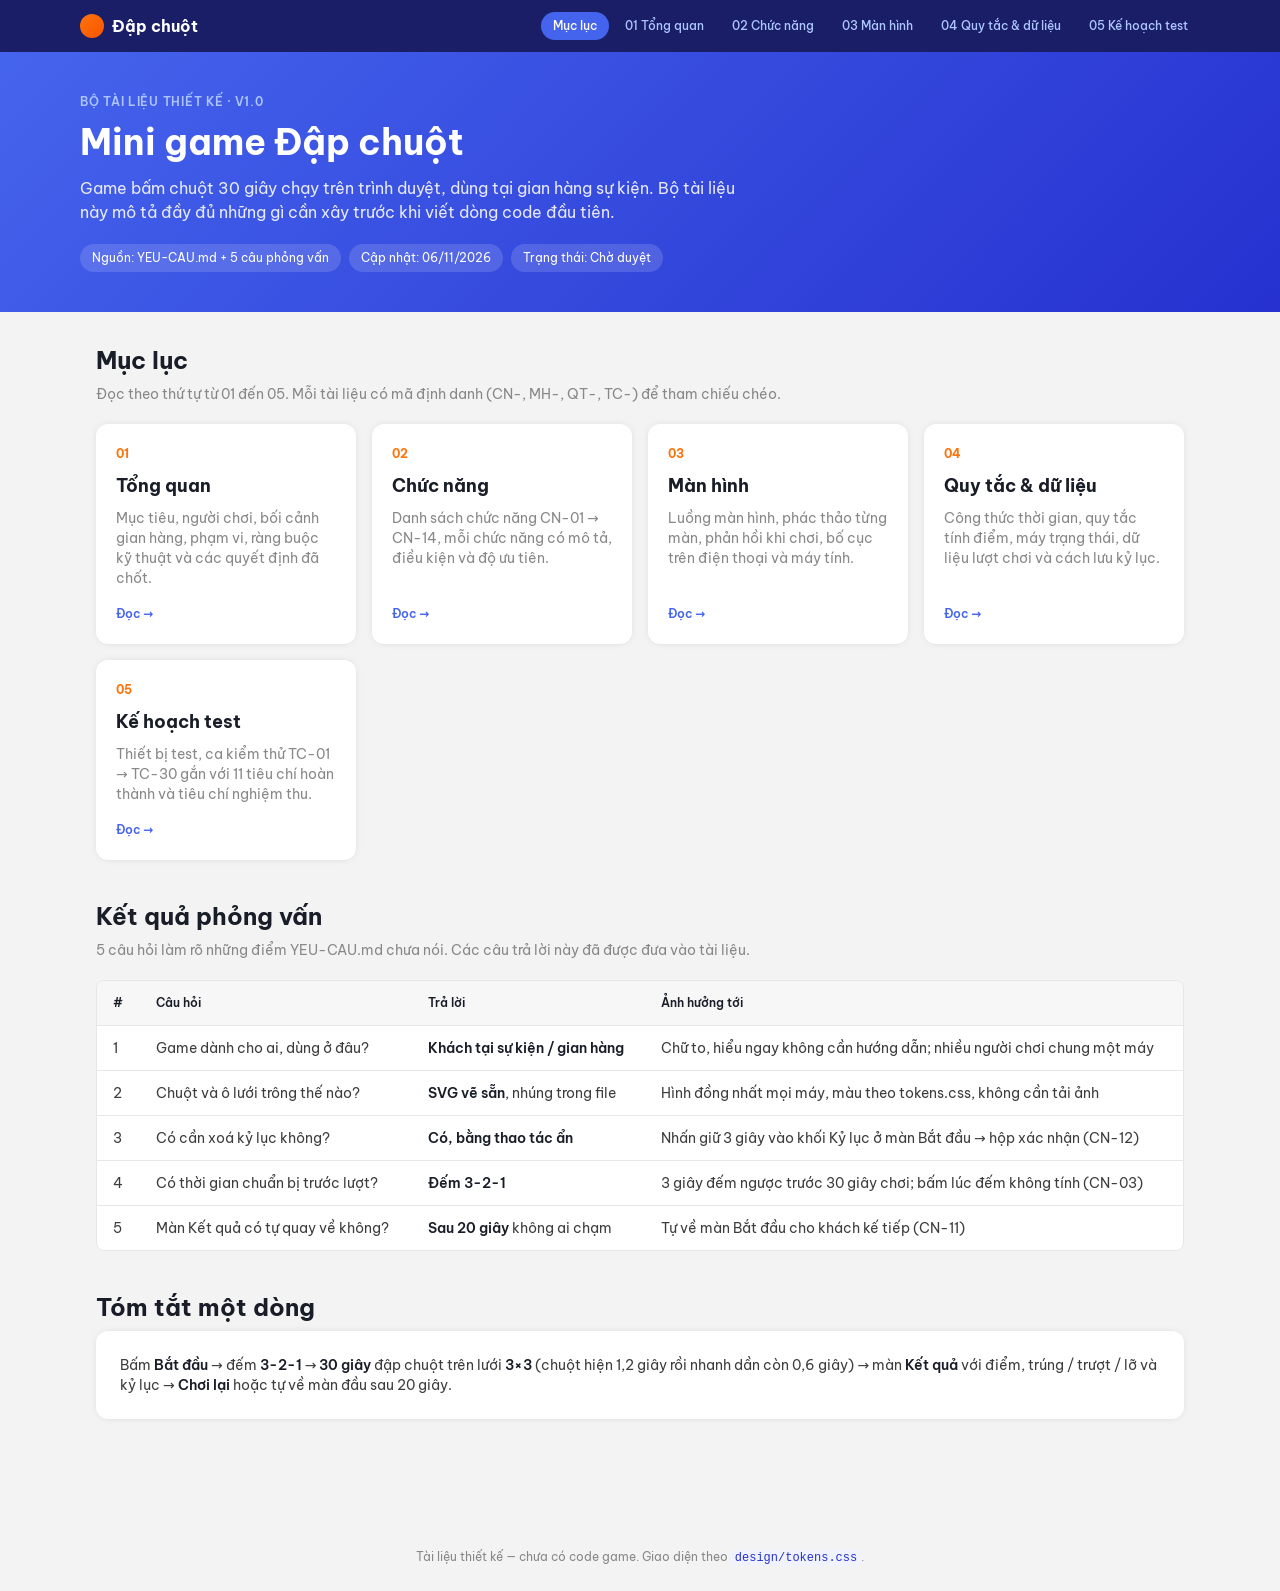
<file: docs/index.html>
<!doctype html>
<html lang="vi">
<head>
<meta charset="utf-8">
<meta name="viewport" content="width=device-width, initial-scale=1">
<title>Đập chuột — Tài liệu</title>
<link rel="preconnect" href="https://fonts.googleapis.com">
<link rel="preconnect" href="https://fonts.gstatic.com" crossorigin>
<link href="https://fonts.googleapis.com/css2?family=Be+Vietnam+Pro:wght@400;500;600;700;800&display=swap" rel="stylesheet">
<link rel="stylesheet" href="../design/tokens.css">
<link rel="stylesheet" href="docs.css">
</head>
<body>

<header class="topbar">
  <div class="topbar-inner">
    <a class="brand" href="index.html"><span class="dot"></span>Đập chuột</a>
    <nav class="nav" aria-label="Tài liệu">
      <a href="index.html" aria-current="page">Mục lục</a>
      <a href="01-tong-quan.html">01 Tổng quan</a>
      <a href="02-chuc-nang.html">02 Chức năng</a>
      <a href="03-man-hinh.html">03 Màn hình</a>
      <a href="04-quy-tac-du-lieu.html">04 Quy tắc &amp; dữ liệu</a>
      <a href="05-ke-hoach-test.html">05 Kế hoạch test</a>
    </nav>
  </div>
</header>

<div class="hero">
  <div class="hero-inner">
    <div class="eyebrow">Bộ tài liệu thiết kế · v1.0</div>
    <h1>Mini game Đập chuột</h1>
    <p>Game bấm chuột 30 giây chạy trên trình duyệt, dùng tại gian hàng sự kiện. Bộ tài liệu này mô tả đầy đủ những gì cần xây trước khi viết dòng code đầu tiên.</p>
    <div class="meta">
      <span>Nguồn: YEU-CAU.md + 5 câu phỏng vấn</span>
      <span>Cập nhật: 06/11/2026</span>
      <span>Trạng thái: Chờ duyệt</span>
    </div>
  </div>
</div>

<main>
  <section>
    <h2 class="section-title">Mục lục</h2>
    <p class="section-desc">Đọc theo thứ tự từ 01 đến 05. Mỗi tài liệu có mã định danh (CN-, MH-, QT-, TC-) để tham chiếu chéo.</p>
    <div class="cards">
      <a class="card" href="01-tong-quan.html">
        <span class="num">01</span>
        <h3>Tổng quan</h3>
        <p>Mục tiêu, người chơi, bối cảnh gian hàng, phạm vi, ràng buộc kỹ thuật và các quyết định đã chốt.</p>
        <span class="more">Đọc →</span>
      </a>
      <a class="card" href="02-chuc-nang.html">
        <span class="num">02</span>
        <h3>Chức năng</h3>
        <p>Danh sách chức năng CN-01 → CN-14, mỗi chức năng có mô tả, điều kiện và độ ưu tiên.</p>
        <span class="more">Đọc →</span>
      </a>
      <a class="card" href="03-man-hinh.html">
        <span class="num">03</span>
        <h3>Màn hình</h3>
        <p>Luồng màn hình, phác thảo từng màn, phản hồi khi chơi, bố cục trên điện thoại và máy tính.</p>
        <span class="more">Đọc →</span>
      </a>
      <a class="card" href="04-quy-tac-du-lieu.html">
        <span class="num">04</span>
        <h3>Quy tắc &amp; dữ liệu</h3>
        <p>Công thức thời gian, quy tắc tính điểm, máy trạng thái, dữ liệu lượt chơi và cách lưu kỷ lục.</p>
        <span class="more">Đọc →</span>
      </a>
      <a class="card" href="05-ke-hoach-test.html">
        <span class="num">05</span>
        <h3>Kế hoạch test</h3>
        <p>Thiết bị test, ca kiểm thử TC-01 → TC-30 gắn với 11 tiêu chí hoàn thành và tiêu chí nghiệm thu.</p>
        <span class="more">Đọc →</span>
      </a>
    </div>
  </section>

  <section>
    <h2 class="section-title">Kết quả phỏng vấn</h2>
    <p class="section-desc">5 câu hỏi làm rõ những điểm YEU-CAU.md chưa nói. Các câu trả lời này đã được đưa vào tài liệu.</p>
    <div class="table-wrap">
      <table>
        <thead><tr><th>#</th><th>Câu hỏi</th><th>Trả lời</th><th>Ảnh hưởng tới</th></tr></thead>
        <tbody>
          <tr><td>1</td><td>Game dành cho ai, dùng ở đâu?</td><td><strong>Khách tại sự kiện / gian hàng</strong></td><td>Chữ to, hiểu ngay không cần hướng dẫn; nhiều người chơi chung một máy</td></tr>
          <tr><td>2</td><td>Chuột và ô lưới trông thế nào?</td><td><strong>SVG vẽ sẵn</strong>, nhúng trong file</td><td>Hình đồng nhất mọi máy, màu theo tokens.css, không cần tải ảnh</td></tr>
          <tr><td>3</td><td>Có cần xoá kỷ lục không?</td><td><strong>Có, bằng thao tác ẩn</strong></td><td>Nhấn giữ 3 giây vào khối Kỷ lục ở màn Bắt đầu → hộp xác nhận (CN-12)</td></tr>
          <tr><td>4</td><td>Có thời gian chuẩn bị trước lượt?</td><td><strong>Đếm 3-2-1</strong></td><td>3 giây đếm ngược trước 30 giây chơi; bấm lúc đếm không tính (CN-03)</td></tr>
          <tr><td>5</td><td>Màn Kết quả có tự quay về không?</td><td><strong>Sau 20 giây</strong> không ai chạm</td><td>Tự về màn Bắt đầu cho khách kế tiếp (CN-11)</td></tr>
        </tbody>
      </table>
    </div>
  </section>

  <section>
    <h2 class="section-title">Tóm tắt một dòng</h2>
    <div class="panel">
      <p>Bấm <strong>Bắt đầu</strong> → đếm <strong>3-2-1</strong> → <strong>30 giây</strong> đập chuột trên lưới <strong>3×3</strong> (chuột hiện 1,2 giây rồi nhanh dần còn 0,6 giây) → màn <strong>Kết quả</strong> với điểm, trúng / trượt / lỡ và kỷ lục → <strong>Chơi lại</strong> hoặc tự về màn đầu sau 20 giây.</p>
    </div>
  </section>
</main>

<footer class="foot">Tài liệu thiết kế — chưa có code game. Giao diện theo <code>design/tokens.css</code>.</footer>
</body>
</html>
</file>
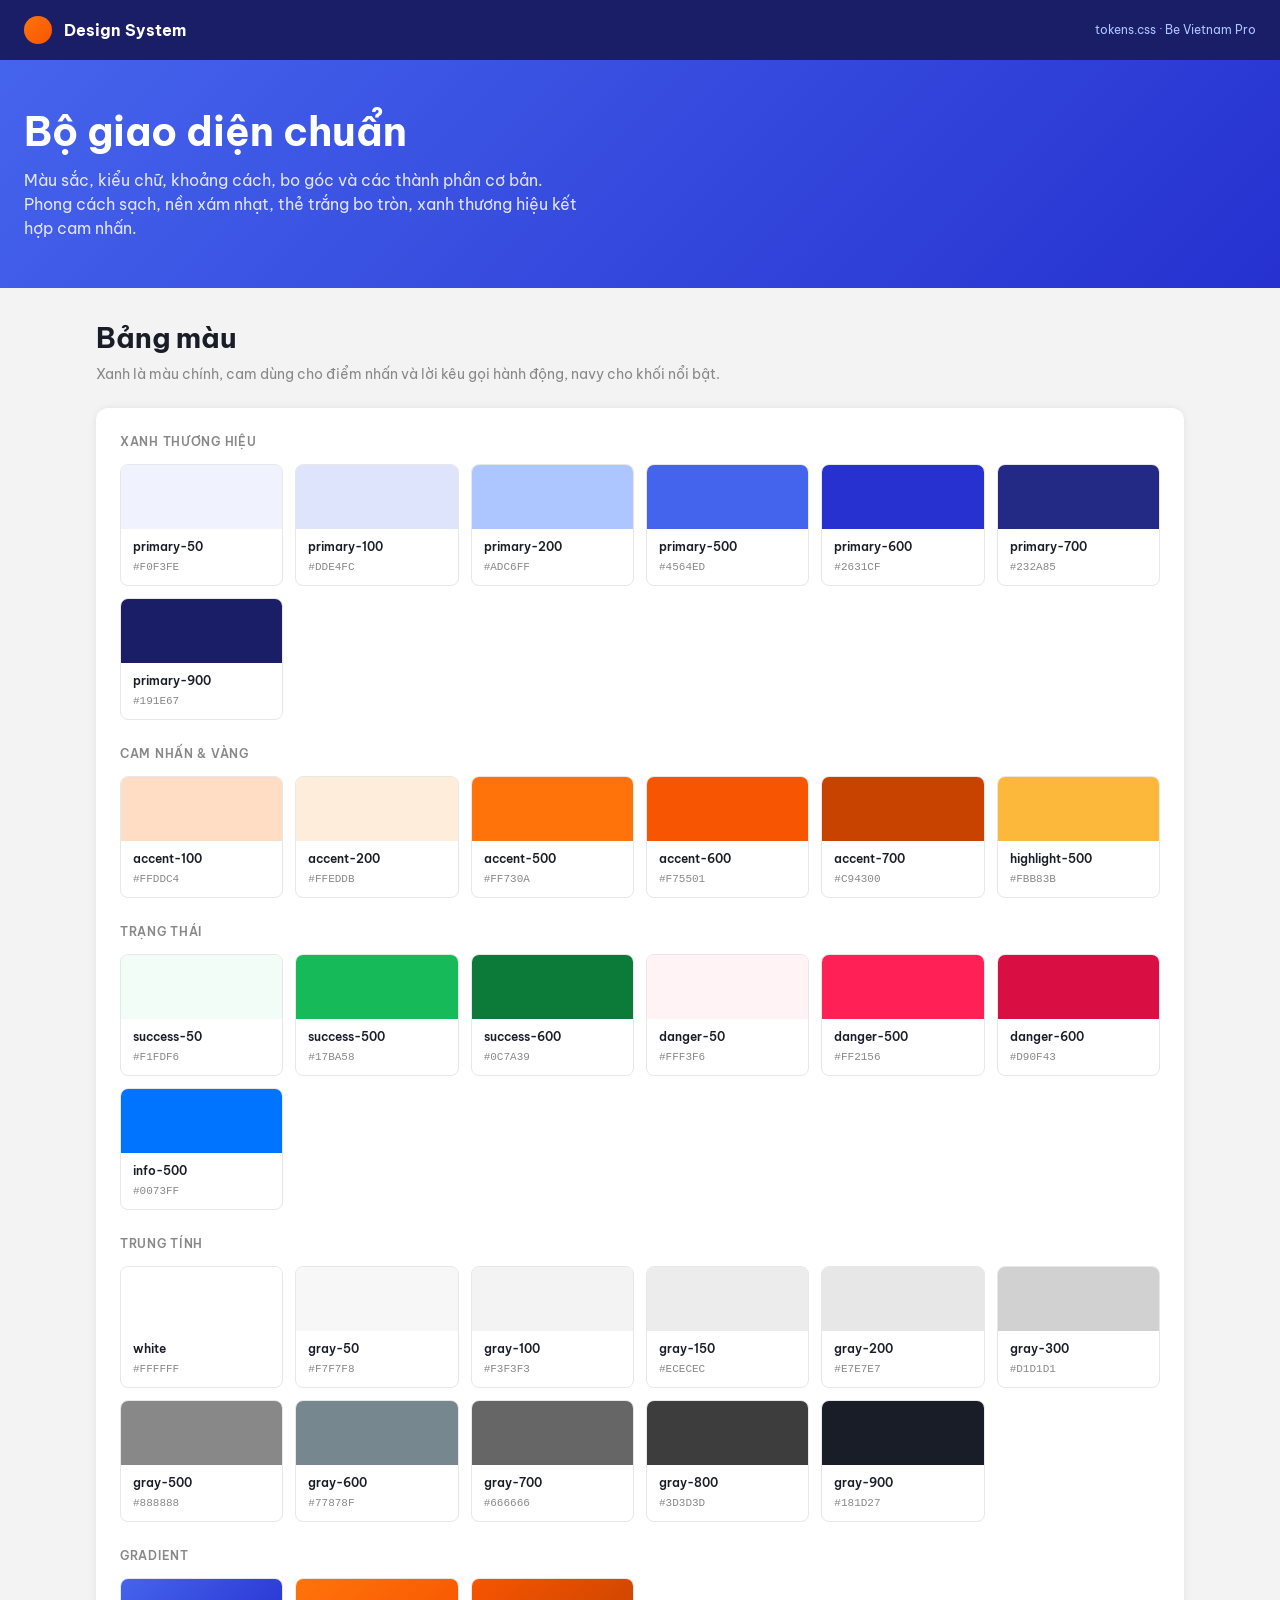
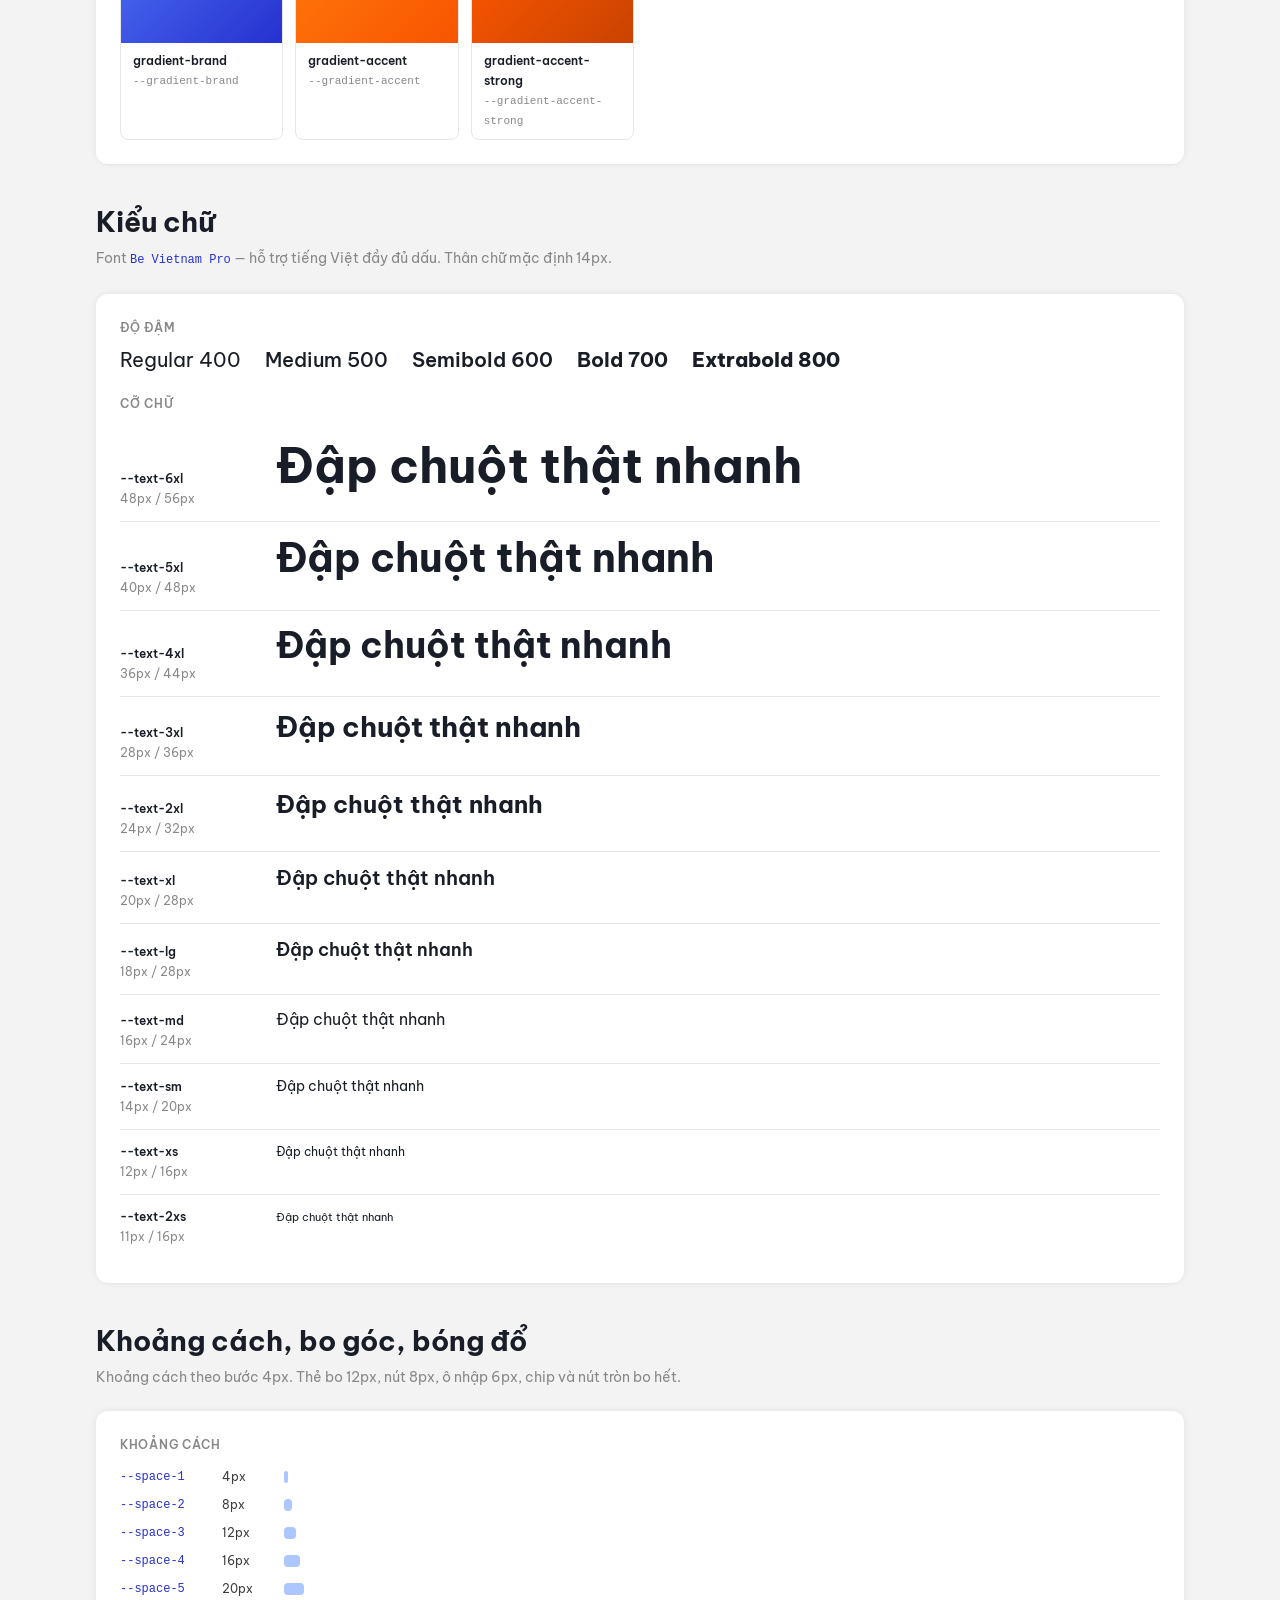
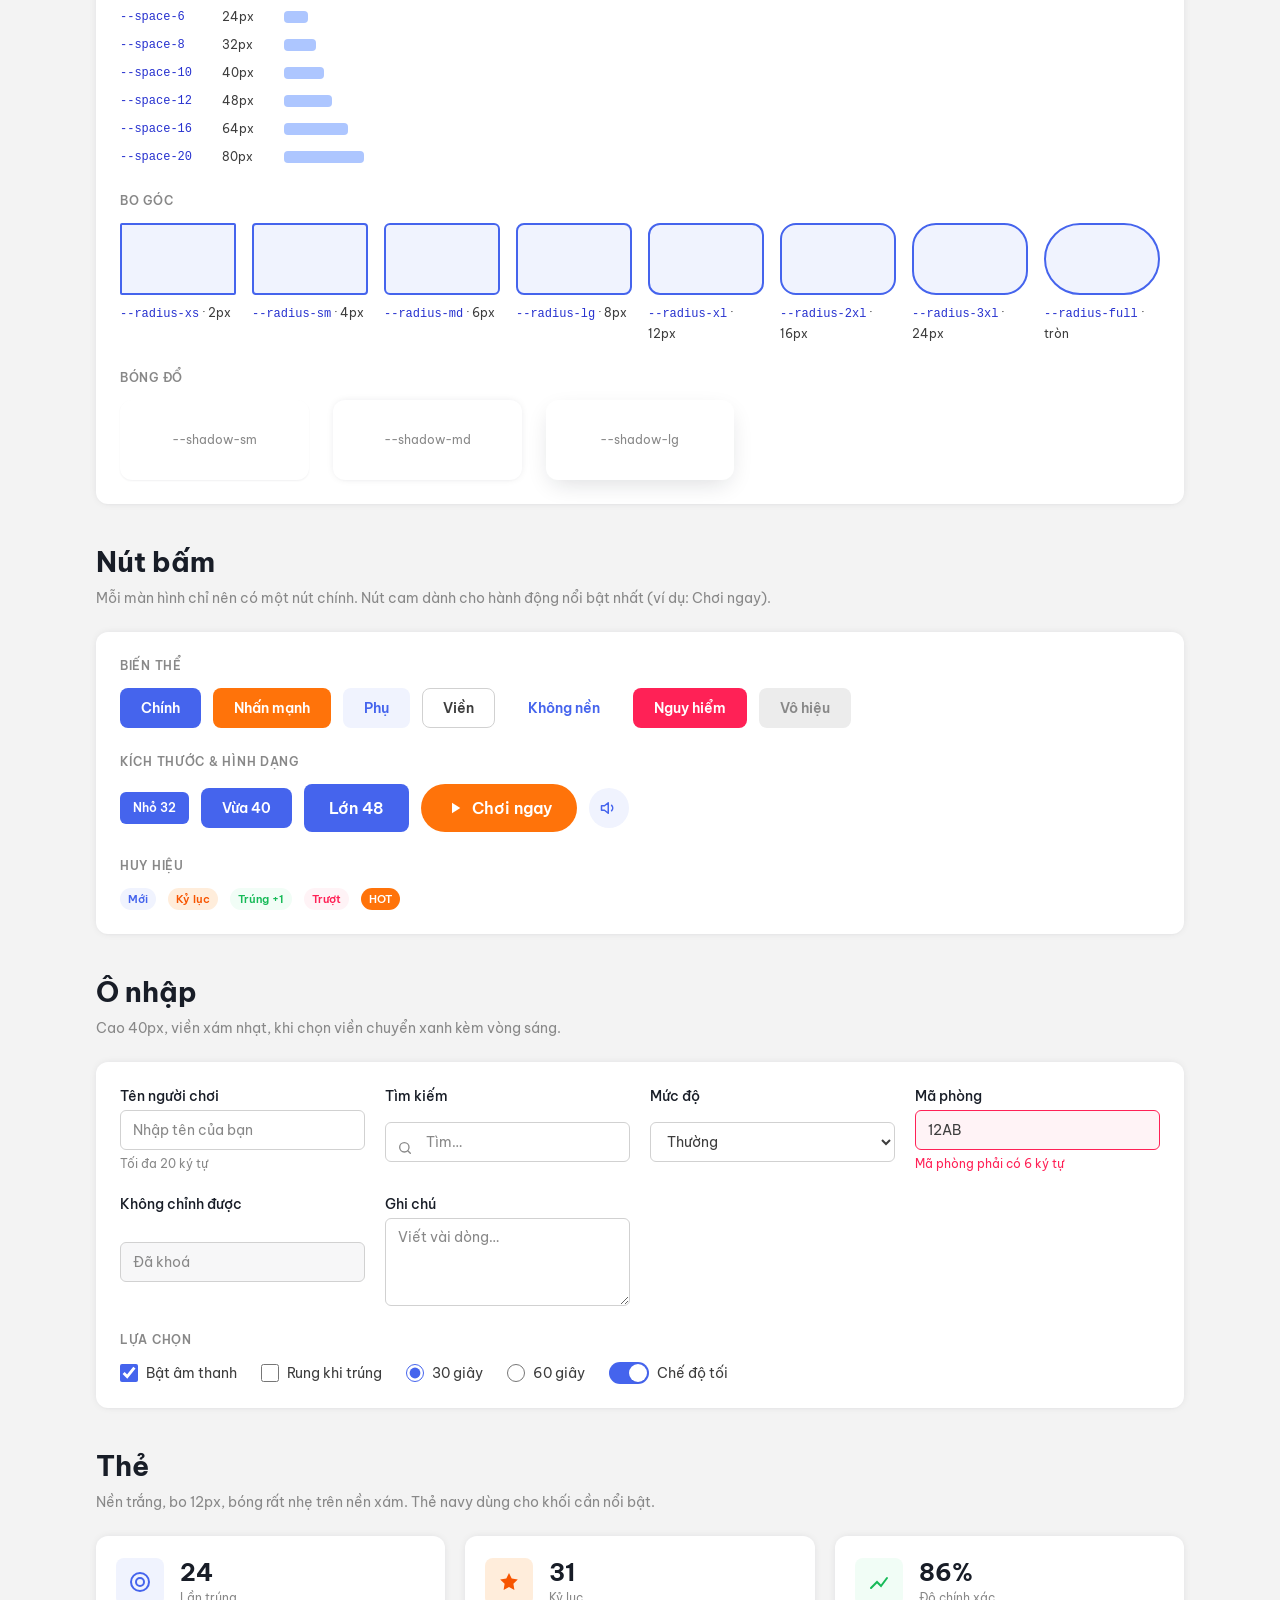
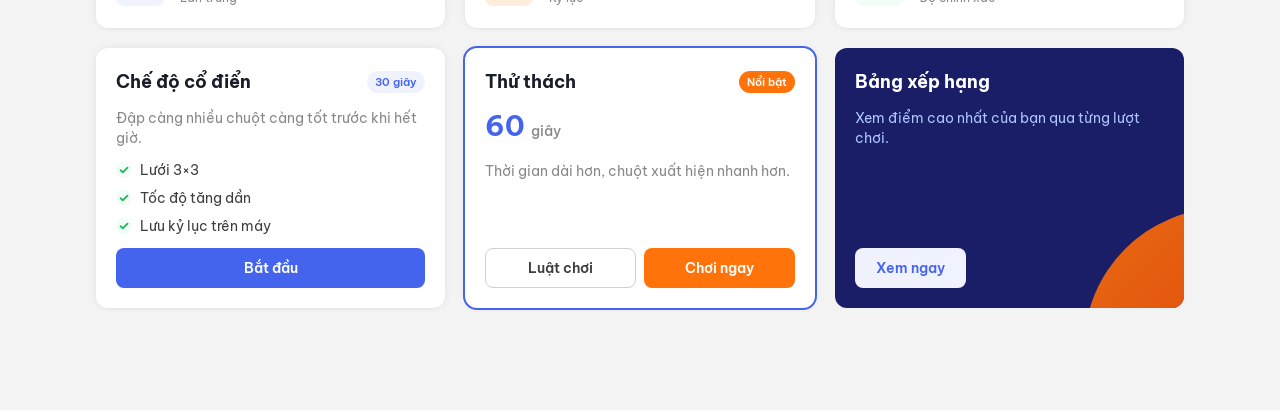
<file: design/design-system.html>
<!doctype html>
<html lang="vi">
<head>
<meta charset="utf-8">
<meta name="viewport" content="width=device-width, initial-scale=1">
<title>Design System</title>
<link rel="preconnect" href="https://fonts.googleapis.com">
<link rel="preconnect" href="https://fonts.gstatic.com" crossorigin>
<link href="https://fonts.googleapis.com/css2?family=Be+Vietnam+Pro:wght@400;500;600;700;800&display=swap" rel="stylesheet">
<link rel="stylesheet" href="tokens.css">
<style>
  * { box-sizing: border-box; }
  body {
    margin: 0;
    font-family: var(--font-sans);
    font-size: var(--text-sm);
    line-height: var(--leading-sm);
    color: var(--text-primary);
    background: var(--bg-page);
  }
  h1, h2, h3 { color: var(--text-heading); margin: 0; }

  /* ---------- Bố cục trang xem trước ---------- */
  .topbar {
    background: var(--bg-brand-strong);
    color: var(--text-on-brand);
    padding: var(--space-4) var(--space-6);
    display: flex; align-items: center; gap: var(--space-3);
  }
  .topbar .dot { width: 28px; height: 28px; border-radius: var(--radius-full); background: var(--gradient-accent); }
  .topbar strong { font-size: var(--text-md); font-weight: var(--font-weight-bold); }
  .topbar span { color: var(--color-primary-200); font-size: var(--text-xs); margin-left: auto; }

  .hero {
    background: var(--gradient-brand);
    color: var(--text-on-brand);
    padding: var(--space-12) var(--space-6);
  }
  .hero h1 { color: inherit; font-size: var(--text-5xl); line-height: var(--leading-5xl); font-weight: var(--font-weight-bold); }
  .hero p { margin: var(--space-3) 0 0; font-size: var(--text-md); line-height: var(--leading-md); opacity: .85; max-width: 560px; }

  main { max-width: 1120px; margin: 0 auto; padding: var(--space-8) var(--space-4) var(--space-16); }
  section { margin-bottom: var(--space-10); }
  .section-title { font-size: var(--text-3xl); line-height: var(--leading-3xl); font-weight: var(--font-weight-bold); margin-bottom: var(--space-2); }
  .section-desc { color: var(--text-secondary); margin: 0 0 var(--space-6); }
  .panel {
    background: var(--bg-surface);
    border-radius: var(--radius-xl);
    box-shadow: var(--shadow-md);
    padding: var(--space-6);
  }
  .group-label {
    font-size: var(--text-xs); font-weight: var(--font-weight-semibold);
    color: var(--text-secondary); text-transform: uppercase; letter-spacing: .06em;
    margin: var(--space-6) 0 var(--space-3);
  }
  .group-label:first-child { margin-top: 0; }
  .row { display: flex; flex-wrap: wrap; gap: var(--space-3); align-items: center; }
  code { font-family: var(--font-mono); font-size: var(--text-xs); color: var(--color-primary-600); }

  /* ---------- Bảng màu ---------- */
  .swatches { display: grid; grid-template-columns: repeat(auto-fill, minmax(140px, 1fr)); gap: var(--space-3); }
  .swatch { border: 1px solid var(--border-subtle); border-radius: var(--radius-lg); overflow: hidden; background: var(--bg-surface); }
  .swatch .chip { height: 64px; }
  .swatch .meta { padding: var(--space-2) var(--space-3); }
  .swatch .name { font-weight: var(--font-weight-semibold); font-size: var(--text-xs); color: var(--text-heading); }
  .swatch .hex { font-size: var(--text-2xs); color: var(--text-secondary); font-family: var(--font-mono); }

  /* ---------- Kiểu chữ ---------- */
  .type-row { display: grid; grid-template-columns: 140px 1fr; gap: var(--space-4); align-items: baseline;
              padding: var(--space-3) 0; border-bottom: 1px solid var(--border-subtle); }
  .type-row:last-child { border-bottom: 0; }
  .type-row .spec { font-size: var(--text-xs); color: var(--text-secondary); }
  .type-row .spec b { display: block; color: var(--text-heading); font-weight: var(--font-weight-semibold); }
  .sample { color: var(--text-heading); overflow-wrap: anywhere; }
  .weights { display: flex; flex-wrap: wrap; gap: var(--space-6); font-size: var(--text-xl); color: var(--text-heading); }

  /* ---------- Khoảng cách & bo góc ---------- */
  .space-list { display: grid; gap: var(--space-2); }
  .space-item { display: grid; grid-template-columns: 90px 50px 1fr; align-items: center; gap: var(--space-3); font-size: var(--text-xs); }
  .space-bar { height: 12px; background: var(--color-primary-200); border-radius: var(--radius-sm); }
  .radius-grid { display: grid; grid-template-columns: repeat(auto-fill, minmax(110px, 1fr)); gap: var(--space-4); }
  .radius-box { height: 72px; background: var(--bg-brand-soft); border: 2px solid var(--color-primary-500); }
  .radius-grid .cap { font-size: var(--text-xs); margin-top: var(--space-2); }
  .shadow-grid { display: grid; grid-template-columns: repeat(auto-fill, minmax(160px, 1fr)); gap: var(--space-6); }
  .shadow-box { height: 80px; background: var(--bg-surface); border-radius: var(--radius-xl); display: grid; place-items: center; font-size: var(--text-xs); color: var(--text-secondary); }

  /* =====================================================
     COMPONENT — có thể chép sang dự án
     ===================================================== */

  /* Nút */
  .btn {
    display: inline-flex; align-items: center; justify-content: center; gap: var(--space-2);
    height: 40px; padding: 0 var(--space-5);
    font: inherit; font-size: var(--text-sm); font-weight: var(--font-weight-semibold);
    border: 1px solid transparent; border-radius: var(--radius-lg);
    cursor: pointer; white-space: nowrap;
    transition: background var(--duration-fast) var(--ease-standard),
                border-color var(--duration-fast) var(--ease-standard),
                transform var(--duration-fast) var(--ease-standard);
  }
  .btn:focus-visible { outline: none; box-shadow: var(--focus-ring); }
  .btn:active { transform: translateY(1px); }
  .btn:disabled { cursor: not-allowed; background: var(--color-gray-150); color: var(--color-gray-500); border-color: transparent; }

  .btn-primary   { background: var(--color-primary-500); color: var(--text-on-brand); }
  .btn-primary:hover:not(:disabled)   { background: var(--color-primary-600); }
  .btn-accent    { background: var(--color-accent-500); color: var(--text-on-brand); }
  .btn-accent:hover:not(:disabled)    { background: var(--color-accent-600); }
  .btn-secondary { background: var(--bg-brand-soft); color: var(--color-primary-500); }
  .btn-secondary:hover:not(:disabled) { background: var(--color-primary-100); }
  .btn-outline   { background: var(--bg-surface); color: var(--text-primary); border-color: var(--border-default); }
  .btn-outline:hover:not(:disabled)   { border-color: var(--color-primary-500); color: var(--color-primary-500); }
  .btn-ghost     { background: transparent; color: var(--color-primary-500); }
  .btn-ghost:hover:not(:disabled)     { background: var(--bg-brand-soft); }
  .btn-danger    { background: var(--color-danger-500); color: var(--text-on-brand); }

  .btn-sm   { height: 32px; padding: 0 var(--space-3); font-size: var(--text-xs); border-radius: var(--radius-md); }
  .btn-lg   { height: 48px; padding: 0 var(--space-6); font-size: var(--text-md); }
  .btn-pill { border-radius: var(--radius-full); }
  .btn-icon { width: 40px; padding: 0; border-radius: var(--radius-full); }

  /* Ô nhập */
  .field { display: grid; gap: var(--space-1); min-width: 0; }
  .field label { font-size: var(--text-sm); font-weight: var(--font-weight-medium); color: var(--text-heading); }
  .field .hint { font-size: var(--text-xs); color: var(--text-secondary); }
  .field .hint.error { color: var(--color-danger-500); }
  .input, .select, .textarea {
    width: 100%; height: 40px; padding: 0 var(--space-3);
    font: inherit; color: var(--text-primary);
    background: var(--bg-surface);
    border: 1px solid var(--border-default); border-radius: var(--radius-md);
    transition: border-color var(--duration-fast), box-shadow var(--duration-fast);
  }
  .textarea { height: auto; min-height: 88px; padding: var(--space-2) var(--space-3); resize: vertical; }
  .input::placeholder, .textarea::placeholder { color: var(--color-gray-500); }
  .input:hover, .select:hover, .textarea:hover { border-color: var(--color-gray-500); }
  .input:focus, .select:focus, .textarea:focus { outline: none; border-color: var(--border-focus); box-shadow: var(--focus-ring); }
  .input.is-error { border-color: var(--color-danger-500); background: var(--color-danger-50); }
  .input:disabled { background: var(--bg-subtle); color: var(--color-gray-500); cursor: not-allowed; }
  .input-group { position: relative; }
  .input-group .input { padding-left: 40px; }
  .input-group svg { position: absolute; left: 12px; top: 50%; transform: translateY(-50%); color: var(--color-gray-500); }

  .check { display: inline-flex; align-items: center; gap: var(--space-2); cursor: pointer; }
  .check input { width: 18px; height: 18px; accent-color: var(--color-primary-500); margin: 0; }

  .switch { position: relative; width: 40px; height: 22px; display: inline-block; }
  .switch input { opacity: 0; width: 0; height: 0; }
  .switch span { position: absolute; inset: 0; background: var(--color-gray-300); border-radius: var(--radius-full); cursor: pointer; transition: background var(--duration-base); }
  .switch span::before { content: ""; position: absolute; width: 18px; height: 18px; left: 2px; top: 2px; background: #fff; border-radius: 50%; box-shadow: var(--shadow-sm); transition: transform var(--duration-base) var(--ease-standard); }
  .switch input:checked + span { background: var(--color-primary-500); }
  .switch input:checked + span::before { transform: translateX(18px); }
  .switch input:focus-visible + span { box-shadow: var(--focus-ring); }

  .form-grid { display: grid; grid-template-columns: repeat(auto-fit, minmax(240px, 1fr)); gap: var(--space-5); }

  /* Huy hiệu */
  .badge { display: inline-flex; align-items: center; height: 22px; padding: 0 var(--space-2);
           font-size: var(--text-2xs); font-weight: var(--font-weight-semibold); border-radius: var(--radius-full); }
  .badge-brand   { background: var(--bg-brand-soft); color: var(--color-primary-500); }
  .badge-accent  { background: var(--color-accent-200); color: var(--color-accent-600); }
  .badge-success { background: var(--color-success-50); color: var(--color-success-500); }
  .badge-danger  { background: var(--color-danger-50); color: var(--color-danger-500); }
  .badge-solid   { background: var(--color-accent-500); color: #fff; }

  /* Thẻ */
  .cards { display: grid; grid-template-columns: repeat(auto-fill, minmax(260px, 1fr)); gap: var(--space-5); }
  .card {
    background: var(--bg-surface); border-radius: var(--radius-xl); box-shadow: var(--shadow-md);
    padding: var(--space-5); display: flex; flex-direction: column; gap: var(--space-3);
    transition: box-shadow var(--duration-base) var(--ease-standard), transform var(--duration-base) var(--ease-standard);
  }
  .card.interactive:hover { box-shadow: var(--shadow-lg); transform: translateY(-2px); }
  .card h3 { font-size: var(--text-lg); line-height: var(--leading-lg); font-weight: var(--font-weight-bold); }
  .card p { margin: 0; color: var(--text-secondary); }
  .card .card-head { display: flex; justify-content: space-between; align-items: center; gap: var(--space-2); }
  .card .price { font-size: var(--text-3xl); line-height: var(--leading-3xl); font-weight: var(--font-weight-bold); color: var(--color-primary-500); }
  .card .price small { font-size: var(--text-sm); font-weight: var(--font-weight-medium); color: var(--text-secondary); }
  .card ul { margin: 0; padding: 0; list-style: none; display: grid; gap: var(--space-2); }
  .card li { display: flex; gap: var(--space-2); align-items: flex-start; }
  .card li::before { content: ""; flex: none; width: 16px; height: 16px; margin-top: 2px; border-radius: 50%;
                     background: var(--color-success-50) url("data:image/svg+xml,%3Csvg xmlns='http://www.w3.org/2000/svg' viewBox='0 0 16 16'%3E%3Cpath d='M4.5 8.2l2.2 2.2 4.8-4.8' fill='none' stroke='%2317ba58' stroke-width='1.8' stroke-linecap='round' stroke-linejoin='round'/%3E%3C/svg%3E") center/16px no-repeat; }
  .card .actions { margin-top: auto; display: flex; gap: var(--space-2); }
  .card .actions .btn { flex: 1; }
  .card.featured { outline: 2px solid var(--color-primary-500); }

  .card-stat { flex-direction: row; align-items: center; gap: var(--space-4); }
  .card-stat .icon { flex: none; width: 48px; height: 48px; border-radius: var(--radius-lg); display: grid; place-items: center; }
  .card-stat .value { font-size: var(--text-2xl); line-height: var(--leading-2xl); font-weight: var(--font-weight-bold); color: var(--text-heading); }
  .card-stat .label { font-size: var(--text-xs); color: var(--text-secondary); }

  .card-dark { background: var(--bg-brand-strong); color: var(--text-on-brand); box-shadow: none; position: relative; overflow: hidden; }
  .card-dark h3 { color: inherit; }
  .card-dark p { color: var(--color-primary-200); }
  .card-dark::after { content: ""; position: absolute; right: -40px; bottom: -40px; width: 140px; height: 140px;
                      border-top-left-radius: var(--radius-full); background: var(--gradient-accent); opacity: .9; }
  .card-dark > * { position: relative; z-index: 1; }

  @media (max-width: 600px) {
    .hero { padding: var(--space-8) var(--space-4); }
    .hero h1 { font-size: var(--text-3xl); line-height: var(--leading-3xl); }
    .panel { padding: var(--space-4); }
    .type-row { grid-template-columns: 1fr; gap: var(--space-1); }
    .topbar span { display: none; }
  }
</style>
</head>
<body>

<header class="topbar">
  <div class="dot" aria-hidden="true"></div>
  <strong>Design System</strong>
  <span>tokens.css · Be Vietnam Pro</span>
</header>

<div class="hero">
  <h1>Bộ giao diện chuẩn</h1>
  <p>Màu sắc, kiểu chữ, khoảng cách, bo góc và các thành phần cơ bản. Phong cách sạch, nền xám nhạt, thẻ trắng bo tròn, xanh thương hiệu kết hợp cam nhấn.</p>
</div>

<main>

  <!-- ============ MÀU ============ -->
  <section>
    <h2 class="section-title">Bảng màu</h2>
    <p class="section-desc">Xanh là màu chính, cam dùng cho điểm nhấn và lời kêu gọi hành động, navy cho khối nổi bật.</p>
    <div class="panel" id="palette"></div>
  </section>

  <!-- ============ KIỂU CHỮ ============ -->
  <section>
    <h2 class="section-title">Kiểu chữ</h2>
    <p class="section-desc">Font <code>Be Vietnam Pro</code> — hỗ trợ tiếng Việt đầy đủ dấu. Thân chữ mặc định 14px.</p>
    <div class="panel">
      <div class="group-label">Độ đậm</div>
      <div class="weights">
        <span style="font-weight:400">Regular 400</span>
        <span style="font-weight:500">Medium 500</span>
        <span style="font-weight:600">Semibold 600</span>
        <span style="font-weight:700">Bold 700</span>
        <span style="font-weight:800">Extrabold 800</span>
      </div>
      <div class="group-label">Cỡ chữ</div>
      <div id="typescale"></div>
    </div>
  </section>

  <!-- ============ KHOẢNG CÁCH / BO GÓC / BÓNG ============ -->
  <section>
    <h2 class="section-title">Khoảng cách, bo góc, bóng đổ</h2>
    <p class="section-desc">Khoảng cách theo bước 4px. Thẻ bo 12px, nút 8px, ô nhập 6px, chip và nút tròn bo hết.</p>
    <div class="panel">
      <div class="group-label">Khoảng cách</div>
      <div class="space-list" id="spacing"></div>
      <div class="group-label">Bo góc</div>
      <div class="radius-grid" id="radius"></div>
      <div class="group-label">Bóng đổ</div>
      <div class="shadow-grid">
        <div class="shadow-box" style="box-shadow:var(--shadow-sm)">--shadow-sm</div>
        <div class="shadow-box" style="box-shadow:var(--shadow-md)">--shadow-md</div>
        <div class="shadow-box" style="box-shadow:var(--shadow-lg)">--shadow-lg</div>
      </div>
    </div>
  </section>

  <!-- ============ NÚT ============ -->
  <section>
    <h2 class="section-title">Nút bấm</h2>
    <p class="section-desc">Mỗi màn hình chỉ nên có một nút chính. Nút cam dành cho hành động nổi bật nhất (ví dụ: Chơi ngay).</p>
    <div class="panel">
      <div class="group-label">Biến thể</div>
      <div class="row">
        <button class="btn btn-primary">Chính</button>
        <button class="btn btn-accent">Nhấn mạnh</button>
        <button class="btn btn-secondary">Phụ</button>
        <button class="btn btn-outline">Viền</button>
        <button class="btn btn-ghost">Không nền</button>
        <button class="btn btn-danger">Nguy hiểm</button>
        <button class="btn btn-primary" disabled>Vô hiệu</button>
      </div>
      <div class="group-label">Kích thước & hình dạng</div>
      <div class="row">
        <button class="btn btn-primary btn-sm">Nhỏ 32</button>
        <button class="btn btn-primary">Vừa 40</button>
        <button class="btn btn-primary btn-lg">Lớn 48</button>
        <button class="btn btn-accent btn-lg btn-pill">
          <svg width="18" height="18" viewBox="0 0 24 24" fill="currentColor" aria-hidden="true"><path d="M8 5v14l11-7z"/></svg>
          Chơi ngay
        </button>
        <button class="btn btn-secondary btn-icon" aria-label="Âm thanh">
          <svg width="18" height="18" viewBox="0 0 24 24" fill="none" stroke="currentColor" stroke-width="2" stroke-linecap="round" stroke-linejoin="round" aria-hidden="true"><path d="M11 5 6 9H2v6h4l5 4V5z"/><path d="M15.5 8.5a5 5 0 0 1 0 7"/></svg>
        </button>
      </div>
      <div class="group-label">Huy hiệu</div>
      <div class="row">
        <span class="badge badge-brand">Mới</span>
        <span class="badge badge-accent">Kỷ lục</span>
        <span class="badge badge-success">Trúng +1</span>
        <span class="badge badge-danger">Trượt</span>
        <span class="badge badge-solid">HOT</span>
      </div>
    </div>
  </section>

  <!-- ============ Ô NHẬP ============ -->
  <section>
    <h2 class="section-title">Ô nhập</h2>
    <p class="section-desc">Cao 40px, viền xám nhạt, khi chọn viền chuyển xanh kèm vòng sáng.</p>
    <div class="panel">
      <div class="form-grid">
        <div class="field">
          <label for="f1">Tên người chơi</label>
          <input id="f1" class="input" placeholder="Nhập tên của bạn">
          <span class="hint">Tối đa 20 ký tự</span>
        </div>
        <div class="field">
          <label for="f2">Tìm kiếm</label>
          <div class="input-group">
            <svg width="16" height="16" viewBox="0 0 24 24" fill="none" stroke="currentColor" stroke-width="2" stroke-linecap="round" aria-hidden="true"><circle cx="11" cy="11" r="7"/><path d="m20 20-3.5-3.5"/></svg>
            <input id="f2" class="input" placeholder="Tìm…">
          </div>
        </div>
        <div class="field">
          <label for="f3">Mức độ</label>
          <select id="f3" class="select">
            <option>Dễ</option><option selected>Thường</option><option>Khó</option>
          </select>
        </div>
        <div class="field">
          <label for="f4">Mã phòng</label>
          <input id="f4" class="input is-error" value="12AB" aria-invalid="true" aria-describedby="f4h">
          <span class="hint error" id="f4h">Mã phòng phải có 6 ký tự</span>
        </div>
        <div class="field">
          <label for="f5">Không chỉnh được</label>
          <input id="f5" class="input" value="Đã khoá" disabled>
        </div>
        <div class="field">
          <label for="f6">Ghi chú</label>
          <textarea id="f6" class="textarea" placeholder="Viết vài dòng…"></textarea>
        </div>
      </div>
      <div class="group-label">Lựa chọn</div>
      <div class="row" style="gap:var(--space-6)">
        <label class="check"><input type="checkbox" checked> Bật âm thanh</label>
        <label class="check"><input type="checkbox"> Rung khi trúng</label>
        <label class="check"><input type="radio" name="r" checked> 30 giây</label>
        <label class="check"><input type="radio" name="r"> 60 giây</label>
        <label class="check"><span class="switch"><input type="checkbox" checked><span></span></span> Chế độ tối</label>
      </div>
    </div>
  </section>

  <!-- ============ THẺ ============ -->
  <section>
    <h2 class="section-title">Thẻ</h2>
    <p class="section-desc">Nền trắng, bo 12px, bóng rất nhẹ trên nền xám. Thẻ navy dùng cho khối cần nổi bật.</p>

    <div class="cards" style="margin-bottom:var(--space-5)">
      <div class="card card-stat">
        <div class="icon" style="background:var(--bg-brand-soft);color:var(--color-primary-500)">
          <svg width="24" height="24" viewBox="0 0 24 24" fill="none" stroke="currentColor" stroke-width="2" stroke-linecap="round" aria-hidden="true"><circle cx="12" cy="12" r="9"/><circle cx="12" cy="12" r="4"/></svg>
        </div>
        <div><div class="value">24</div><div class="label">Lần trúng</div></div>
      </div>
      <div class="card card-stat">
        <div class="icon" style="background:var(--color-accent-200);color:var(--color-accent-600)">
          <svg width="24" height="24" viewBox="0 0 24 24" fill="currentColor" aria-hidden="true"><path d="m12 3 2.7 5.6 6.1.9-4.4 4.3 1 6.1L12 17l-5.4 2.9 1-6.1-4.4-4.3 6.1-.9z"/></svg>
        </div>
        <div><div class="value">31</div><div class="label">Kỷ lục</div></div>
      </div>
      <div class="card card-stat">
        <div class="icon" style="background:var(--color-success-50);color:var(--color-success-500)">
          <svg width="24" height="24" viewBox="0 0 24 24" fill="none" stroke="currentColor" stroke-width="2" stroke-linecap="round" aria-hidden="true"><path d="M4 18 10 12l4 4 6-8"/></svg>
        </div>
        <div><div class="value">86%</div><div class="label">Độ chính xác</div></div>
      </div>
    </div>

    <div class="cards">
      <article class="card interactive">
        <div class="card-head"><h3>Chế độ cổ điển</h3><span class="badge badge-brand">30 giây</span></div>
        <p>Đập càng nhiều chuột càng tốt trước khi hết giờ.</p>
        <ul>
          <li>Lưới 3×3</li>
          <li>Tốc độ tăng dần</li>
          <li>Lưu kỷ lục trên máy</li>
        </ul>
        <div class="actions"><button class="btn btn-primary">Bắt đầu</button></div>
      </article>

      <article class="card interactive featured">
        <div class="card-head"><h3>Thử thách</h3><span class="badge badge-solid">Nổi bật</span></div>
        <div class="price">60 <small>giây</small></div>
        <p>Thời gian dài hơn, chuột xuất hiện nhanh hơn.</p>
        <div class="actions">
          <button class="btn btn-outline">Luật chơi</button>
          <button class="btn btn-accent">Chơi ngay</button>
        </div>
      </article>

      <article class="card card-dark">
        <h3>Bảng xếp hạng</h3>
        <p>Xem điểm cao nhất của bạn qua từng lượt chơi.</p>
        <div class="actions"><button class="btn btn-secondary" style="flex:0 0 auto">Xem ngay</button></div>
      </article>
    </div>
  </section>

</main>

<script>
  const palette = [
    ["Xanh thương hiệu", [
      ["primary-50", "--color-primary-50"], ["primary-100", "--color-primary-100"], ["primary-200", "--color-primary-200"],
      ["primary-500", "--color-primary-500"], ["primary-600", "--color-primary-600"], ["primary-700", "--color-primary-700"],
      ["primary-900", "--color-primary-900"]]],
    ["Cam nhấn & vàng", [
      ["accent-100", "--color-accent-100"], ["accent-200", "--color-accent-200"], ["accent-500", "--color-accent-500"],
      ["accent-600", "--color-accent-600"], ["accent-700", "--color-accent-700"], ["highlight-500", "--color-highlight-500"]]],
    ["Trạng thái", [
      ["success-50", "--color-success-50"], ["success-500", "--color-success-500"], ["success-600", "--color-success-600"],
      ["danger-50", "--color-danger-50"], ["danger-500", "--color-danger-500"], ["danger-600", "--color-danger-600"], ["info-500", "--color-info-500"]]],
    ["Trung tính", [
      ["white", "--color-white"], ["gray-50", "--color-gray-50"], ["gray-100", "--color-gray-100"], ["gray-150", "--color-gray-150"],
      ["gray-200", "--color-gray-200"], ["gray-300", "--color-gray-300"], ["gray-500", "--color-gray-500"],
      ["gray-600", "--color-gray-600"], ["gray-700", "--color-gray-700"], ["gray-800", "--color-gray-800"], ["gray-900", "--color-gray-900"]]],
    ["Gradient", [["gradient-brand", "--gradient-brand"], ["gradient-accent", "--gradient-accent"], ["gradient-accent-strong", "--gradient-accent-strong"]]],
  ];
  const css = getComputedStyle(document.documentElement);
  const v = n => css.getPropertyValue(n).trim();

  document.getElementById("palette").innerHTML = palette.map(([group, items]) => `
    <div class="group-label">${group}</div>
    <div class="swatches">${items.map(([name, token]) => `
      <div class="swatch">
        <div class="chip" style="background:var(${token})"></div>
        <div class="meta"><div class="name">${name}</div><div class="hex">${token.startsWith("--gradient") ? token : v(token).toUpperCase()}</div></div>
      </div>`).join("")}
    </div>`).join("");

  const sizes = ["6xl","5xl","4xl","3xl","2xl","xl","lg","md","sm","xs","2xs"];
  const weightFor = s => ["6xl","5xl","4xl","3xl","2xl"].includes(s) ? 700 : ["xl","lg"].includes(s) ? 600 : 400;
  document.getElementById("typescale").innerHTML = sizes.map(s => `
    <div class="type-row">
      <div class="spec"><b>--text-${s}</b>${v("--text-" + s)} / ${v("--leading-" + s)}</div>
      <div class="sample" style="font-size:var(--text-${s});line-height:var(--leading-${s});font-weight:${weightFor(s)}">Đập chuột thật nhanh</div>
    </div>`).join("");

  document.getElementById("spacing").innerHTML = ["1","2","3","4","5","6","8","10","12","16","20"].map(n => `
    <div class="space-item"><code>--space-${n}</code><span>${v("--space-" + n)}</span><div class="space-bar" style="width:var(--space-${n})"></div></div>`).join("");

  document.getElementById("radius").innerHTML = ["xs","sm","md","lg","xl","2xl","3xl","full"].map(r => `
    <div><div class="radius-box" style="border-radius:var(--radius-${r})"></div>
    <div class="cap"><code>--radius-${r}</code> · ${v("--radius-" + r) === "9999px" ? "tròn" : v("--radius-" + r)}</div></div>`).join("");
</script>
</body>
</html>
</file>
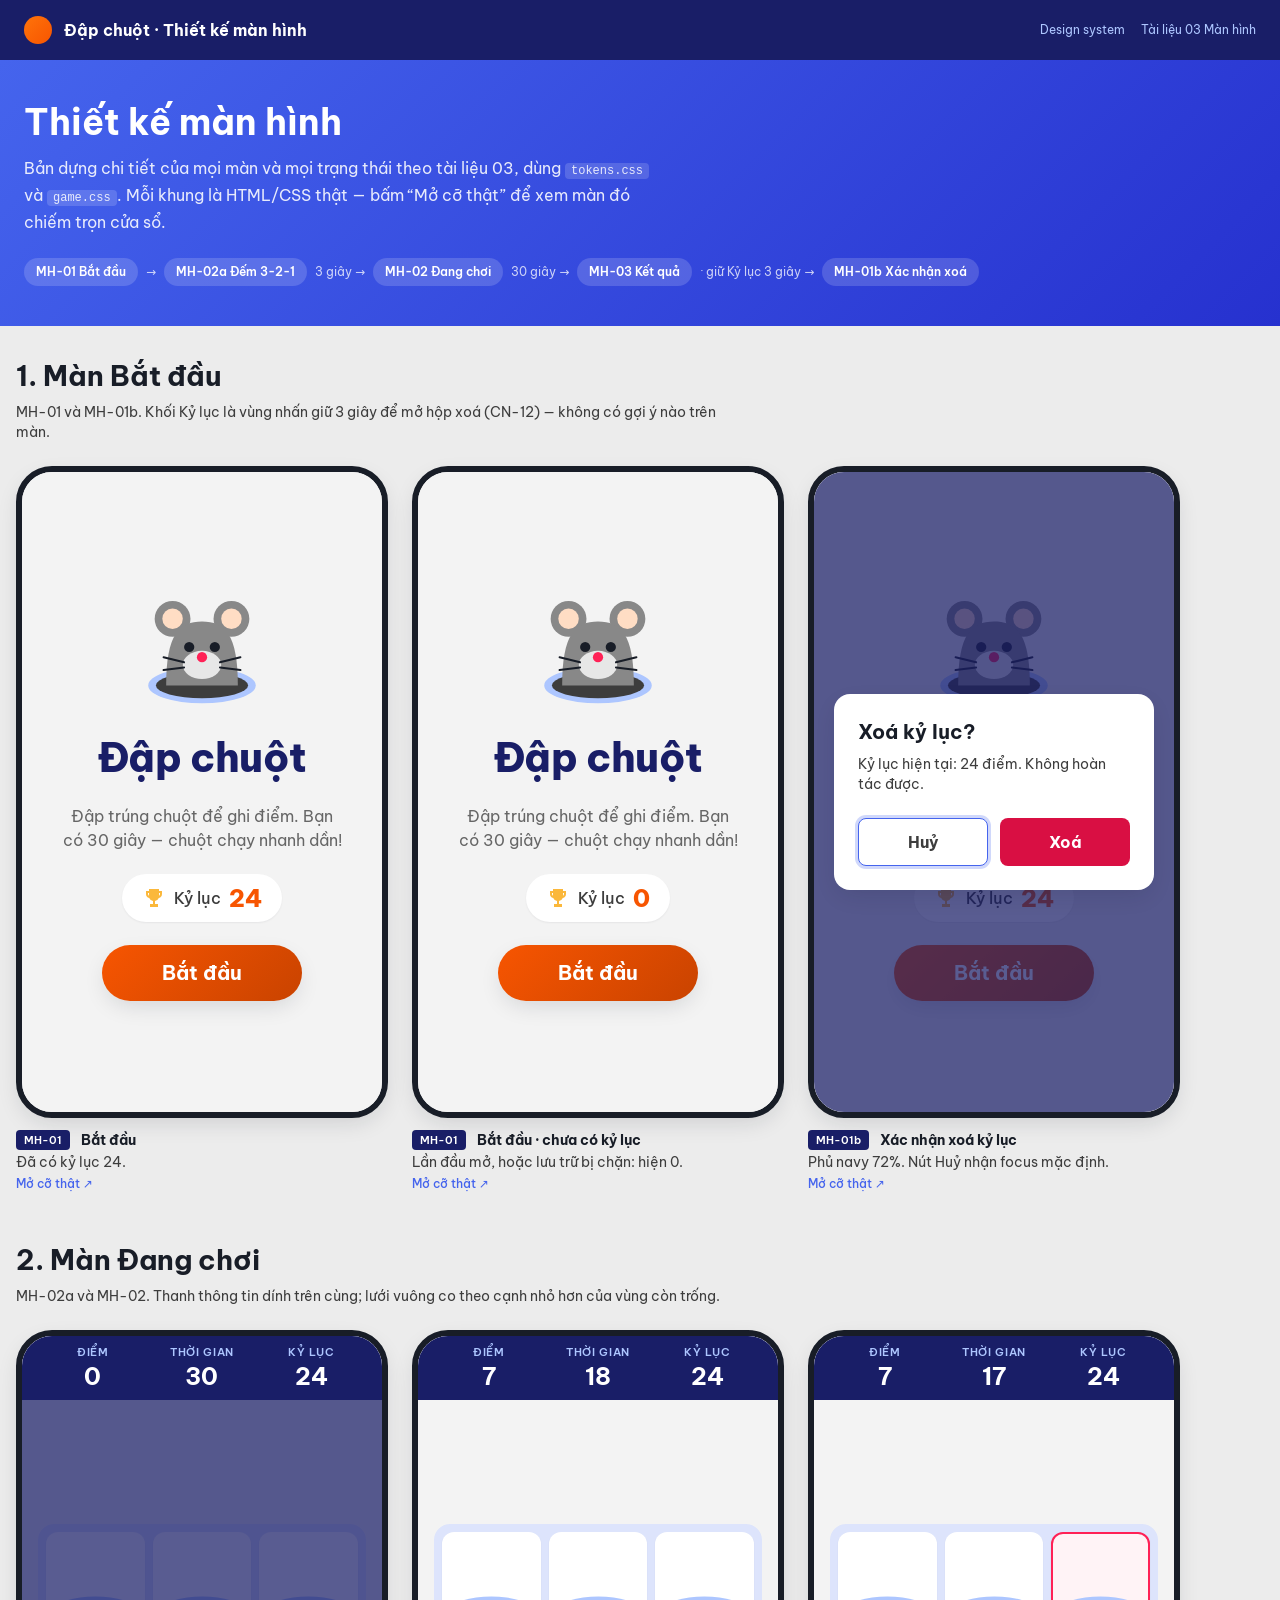
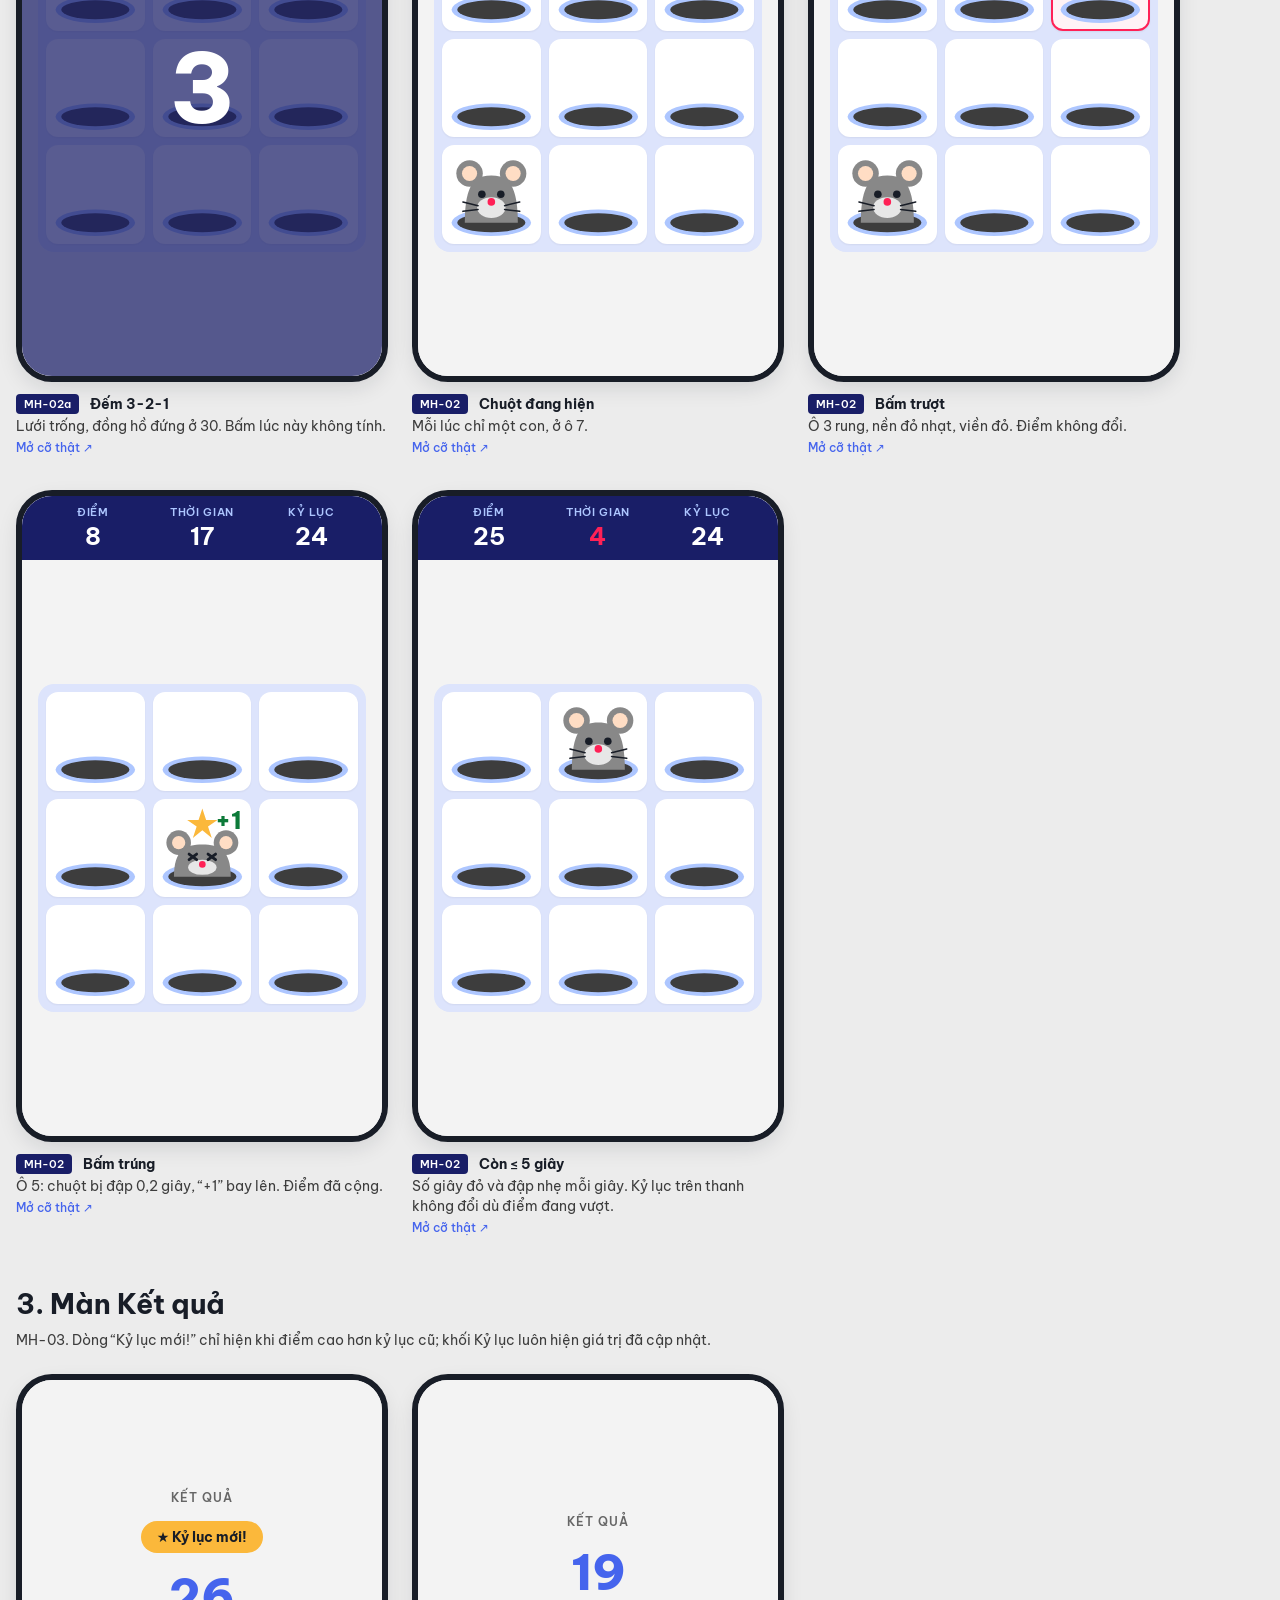
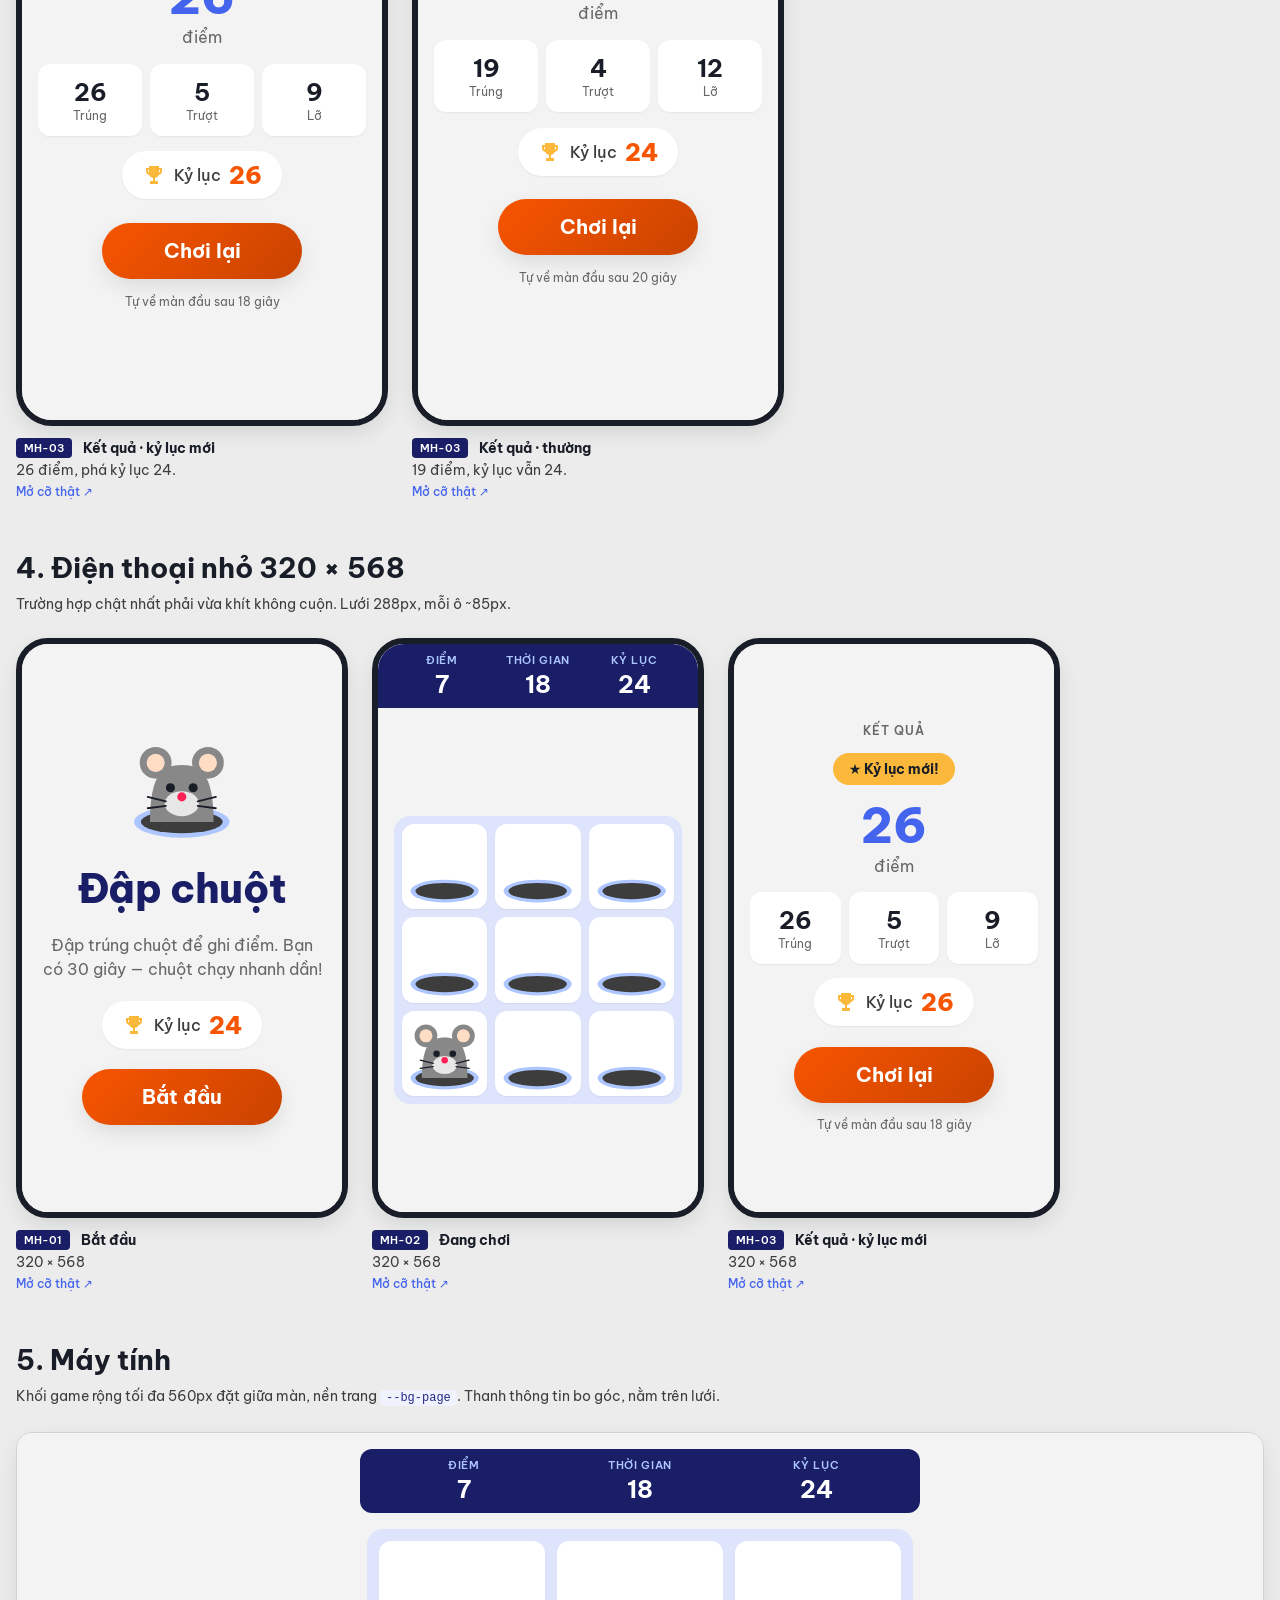
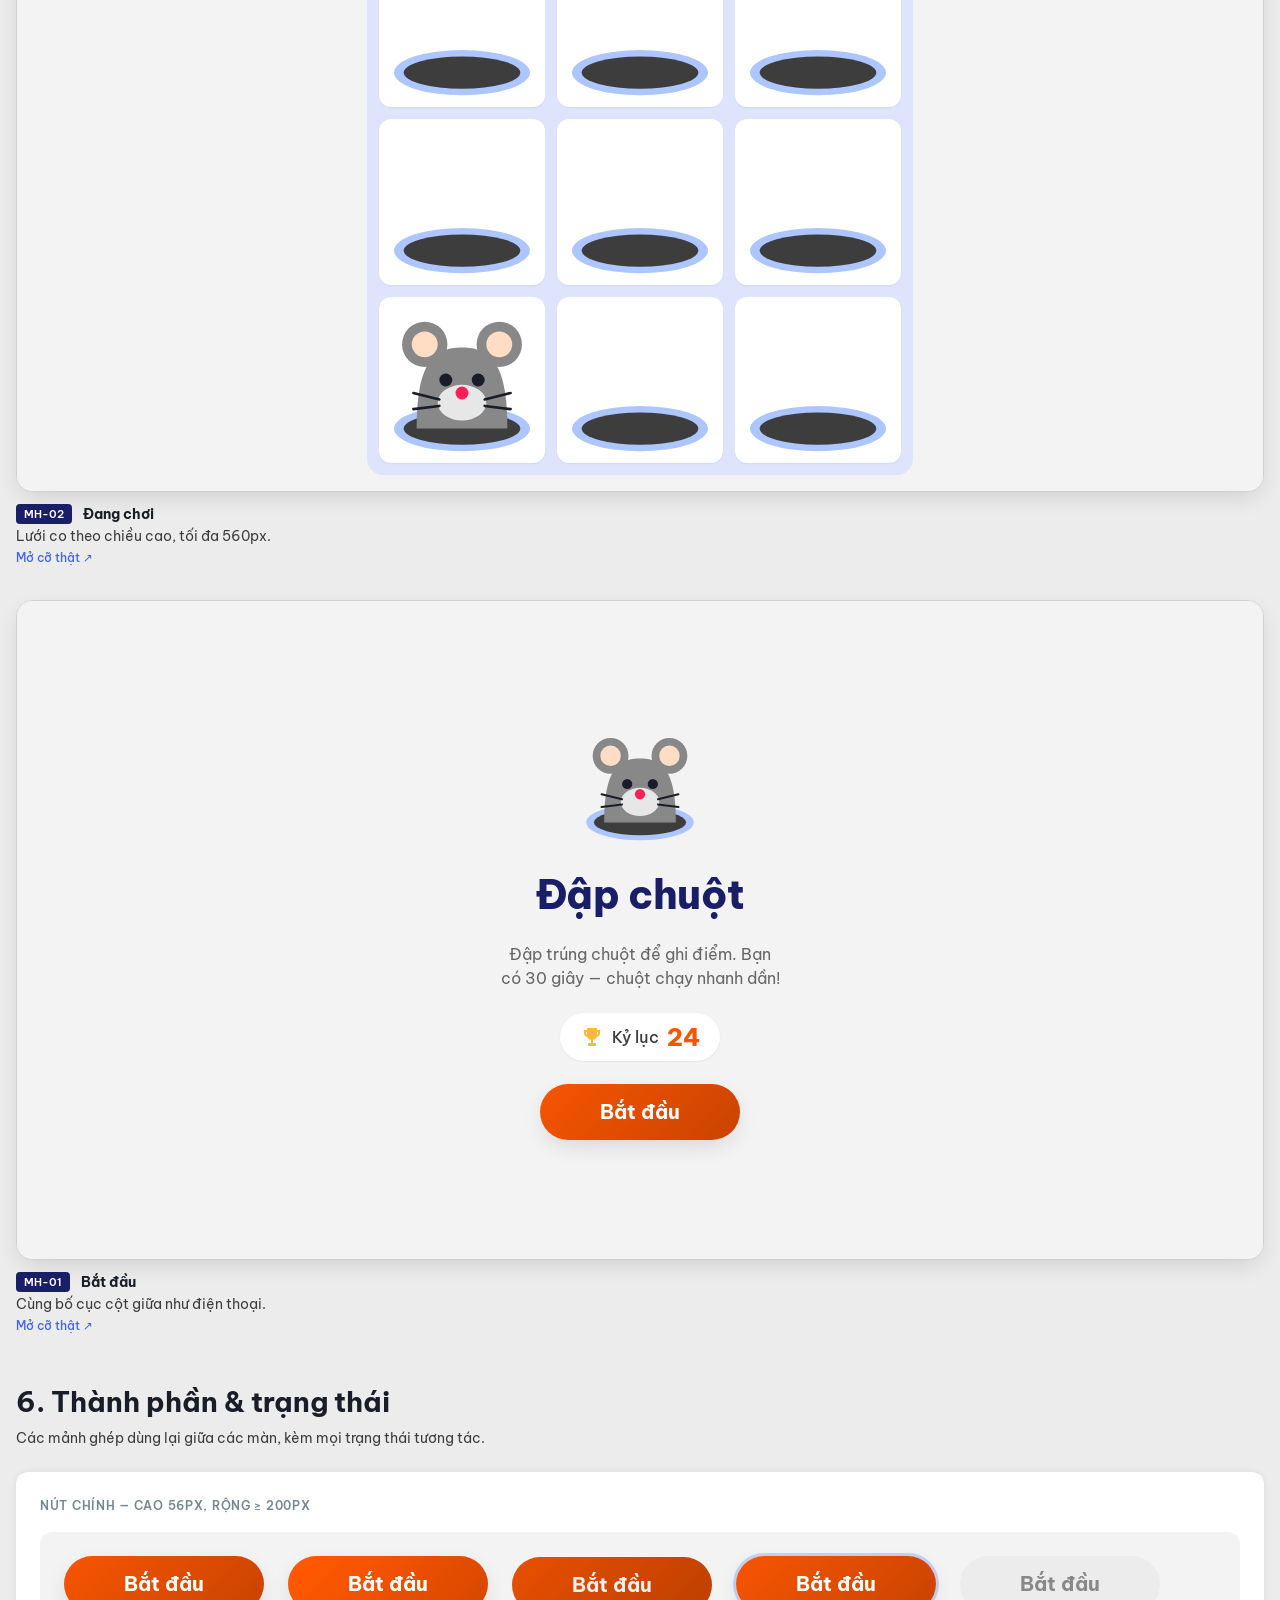
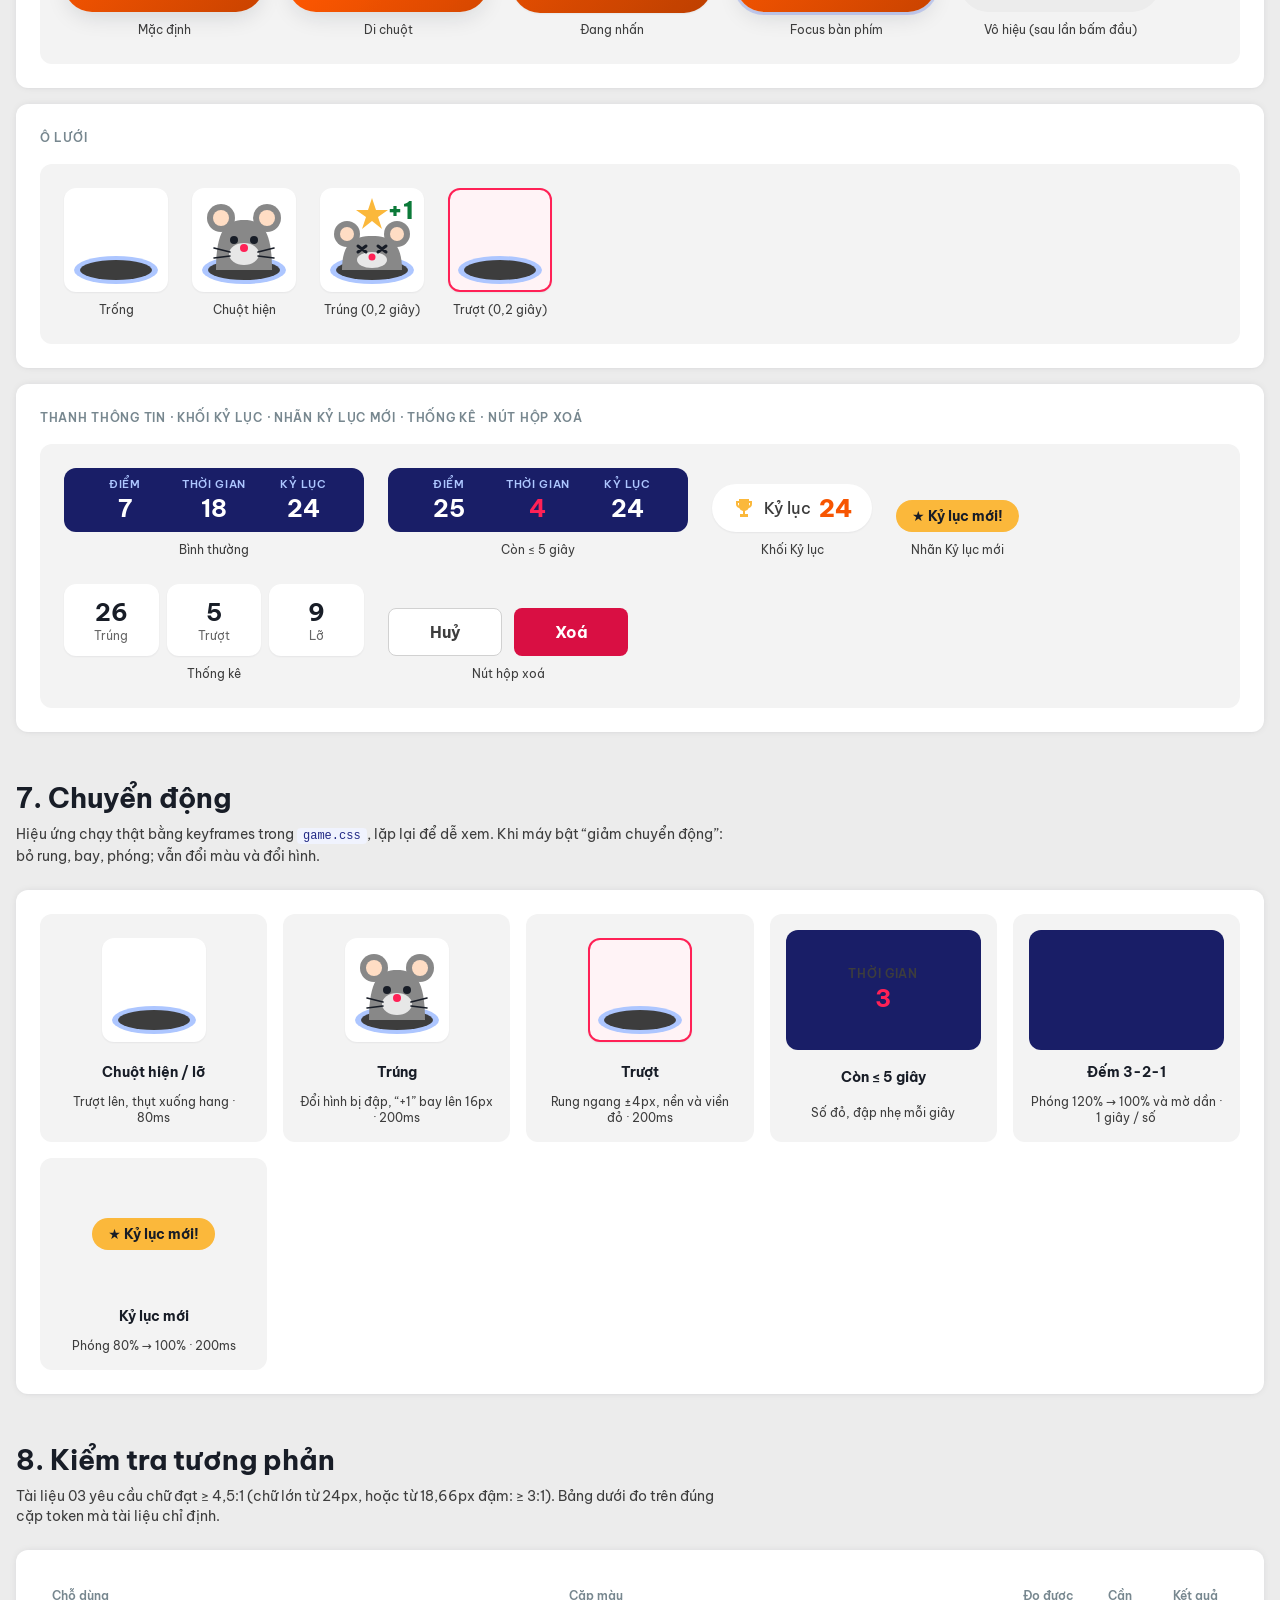
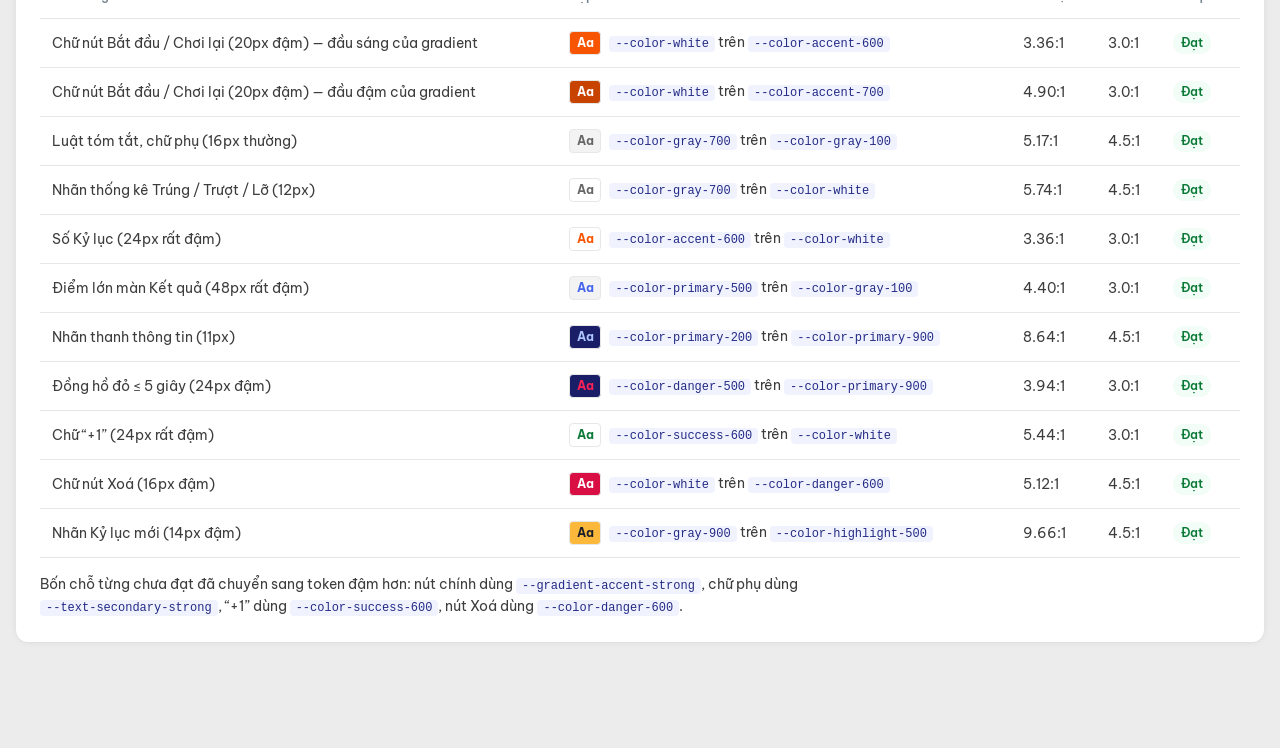
<file: design/man-hinh.html>
<!doctype html>
<html lang="vi">
<head>
<meta charset="utf-8">
<meta name="viewport" content="width=device-width, initial-scale=1">
<title>Thiết kế màn hình — Đập chuột</title>
<link rel="preconnect" href="https://fonts.googleapis.com">
<link rel="preconnect" href="https://fonts.gstatic.com" crossorigin>
<link href="https://fonts.googleapis.com/css2?family=Be+Vietnam+Pro:wght@400;500;600;700;800&display=swap" rel="stylesheet">
<link rel="stylesheet" href="tokens.css">
<link rel="stylesheet" href="game.css">
<style>
  /* Khung trang của bảng thiết kế (không thuộc game) */
  * { box-sizing: border-box; }
  body {
    margin: 0;
    font-family: var(--font-sans);
    font-size: var(--text-sm);
    line-height: var(--leading-sm);
    color: var(--text-primary);
    background: var(--color-gray-150);
  }
  code { font-family: var(--font-mono); font-size: var(--text-xs); background: var(--bg-brand-soft); color: var(--color-primary-700); padding: 1px 6px; border-radius: var(--radius-sm); }
  .topbar { background: var(--bg-brand-strong); color: var(--text-on-brand); padding: var(--space-4) var(--space-6); display: flex; align-items: center; gap: var(--space-3); flex-wrap: wrap; }
  .topbar .dot { width: 28px; height: 28px; border-radius: var(--radius-full); background: var(--gradient-accent); }
  .topbar strong { font-size: var(--text-md); }
  .topbar nav { margin-left: auto; display: flex; gap: var(--space-4); }
  .topbar a { color: var(--color-primary-200); text-decoration: none; font-size: var(--text-xs); }
  .topbar a:hover { color: var(--text-on-brand); }
  .hero { background: var(--gradient-brand); color: var(--text-on-brand); padding: var(--space-10) var(--space-6); }
  .hero h1 { margin: 0; font-size: var(--text-4xl); line-height: var(--leading-4xl); font-weight: var(--font-weight-bold); }
  .hero p { margin: var(--space-3) 0 0; font-size: var(--text-md); line-height: var(--leading-md); opacity: .88; max-width: 640px; }
  .flow { display: flex; flex-wrap: wrap; align-items: center; gap: var(--space-2); margin-top: var(--space-6); font-size: var(--text-xs); }
  .flow a { color: inherit; text-decoration: none; background: rgba(255,255,255,.16); padding: var(--space-1) var(--space-3); border-radius: var(--radius-full); font-weight: var(--font-weight-semibold); }
  .flow a:hover { background: rgba(255,255,255,.28); }
  .flow span { opacity: .75; }

  main { max-width: 1280px; margin: 0 auto; padding: var(--space-8) var(--space-4) var(--space-16); }
  section { margin-bottom: var(--space-12); }
  .section-title { margin: 0 0 var(--space-2); font-size: var(--text-3xl); line-height: var(--leading-3xl); font-weight: var(--font-weight-bold); color: var(--text-heading); }
  .section-desc { margin: 0 0 var(--space-6); max-width: 720px; color: var(--color-gray-800); }

  .shots { display: flex; flex-wrap: wrap; gap: var(--space-8) var(--space-6); align-items: flex-start; }
  .shot { margin: 0; max-width: 100%; }
  .shot-desktop { width: 100%; }
  .device { background: var(--bg-page); border: 6px solid var(--color-gray-900); overflow: hidden; box-shadow: var(--shadow-lg); max-width: 100%; }
  .device-phone { width: 372px; height: 652px; border-radius: 36px; }
  .device-small { width: 332px; height: 580px; border-radius: 32px; }
  .device-desktop { width: 100%; height: 660px; border-radius: var(--radius-2xl); border-width: 1px; border-color: var(--border-default); }
  figcaption { margin-top: var(--space-3); max-width: 372px; display: grid; gap: 2px; }
  figcaption b { color: var(--text-heading); font-size: var(--text-sm); }
  figcaption .code { display: inline-block; margin-right: var(--space-2); padding: 0 var(--space-2); border-radius: var(--radius-sm); background: var(--bg-brand-strong); color: var(--text-on-brand); font-size: var(--text-2xs); line-height: 20px; font-weight: var(--font-weight-semibold); vertical-align: 1px; }
  figcaption span { color: var(--color-gray-800); }
  figcaption a { color: var(--text-link); text-decoration: none; font-size: var(--text-xs); font-weight: var(--font-weight-medium); width: fit-content; }
  figcaption a:hover { text-decoration: underline; }

  .panel { background: var(--bg-surface); border-radius: var(--radius-xl); box-shadow: var(--shadow-md); padding: var(--space-6); margin-bottom: var(--space-4); }
  .group-label { margin: 0 0 var(--space-4); font-size: var(--text-xs); font-weight: var(--font-weight-semibold); letter-spacing: .06em; text-transform: uppercase; color: var(--color-gray-600); }
  .states { display: flex; flex-wrap: wrap; gap: var(--space-6); align-items: flex-end; }
  .state { display: grid; gap: var(--space-2); justify-items: center; text-align: center; font-size: var(--text-xs); color: var(--color-gray-800); }
  .state .screen { width: auto; height: auto; overflow: visible; background: none; container-type: normal; display: block; }
  .state .cell { width: 104px; height: 104px; display: block; }
  .state .hud { width: 300px; border-radius: var(--radius-xl); margin: 0; }
  .on-page { background: var(--bg-page); border-radius: var(--radius-xl); padding: var(--space-6); }

  .demos { display: grid; grid-template-columns: repeat(auto-fill, minmax(190px, 1fr)); gap: var(--space-4); }
  .demo { background: var(--bg-page); border-radius: var(--radius-xl); padding: var(--space-4); display: grid; gap: var(--space-3); justify-items: center; text-align: center; }
  .demo .stage { height: 120px; display: grid; place-items: center; width: 100%; }
  .demo .stage.navy { background: var(--bg-brand-strong); border-radius: var(--radius-xl); }
  .demo .screen { width: auto; height: auto; overflow: visible; background: none; container-type: normal; display: block; }
  .demo .cell { width: 104px; height: 104px; display: block; }
  .demo .count { font-size: 72px; }
  .demo .hud { background: none; min-height: 0; padding: 0; display: block; }
  .demo b.name { color: var(--text-heading); }
  .demo small { color: var(--color-gray-800); font-size: var(--text-xs); line-height: var(--leading-xs); }

  table { width: 100%; border-collapse: collapse; }
  th, td { text-align: left; padding: var(--space-3); border-bottom: 1px solid var(--border-subtle); vertical-align: middle; }
  th { font-size: var(--text-xs); color: var(--color-gray-600); font-weight: var(--font-weight-semibold); }
  td.num { font-variant-numeric: tabular-nums; white-space: nowrap; }
  .table-wrap { overflow-x: auto; }
  .sw { display: inline-grid; place-items: center; width: 32px; height: 24px; margin-right: var(--space-2); border-radius: var(--radius-sm); font-weight: var(--font-weight-bold); font-size: var(--text-xs); border: 1px solid var(--border-subtle); vertical-align: middle; }
  .tag { display: inline-block; padding: 0 var(--space-2); border-radius: var(--radius-full); font-size: var(--text-xs); line-height: 22px; font-weight: var(--font-weight-semibold); white-space: nowrap; }
  .tag.ok { background: var(--color-success-50); color: #0b7a37; }
  .tag.bad { background: var(--color-danger-50); color: #c4002f; }
  .note { margin: var(--space-4) 0 0; color: var(--color-gray-800); max-width: 760px; }

  /* Xem một màn ở cỡ thật: ?man=<id> */
  body.solo > *:not(.solo-host):not(.solo-back) { display: none; }
  body.solo { overflow: hidden; }
  .solo-host { position: fixed; inset: 0; height: 100dvh; }
  .solo-back { position: fixed; right: var(--space-2); bottom: var(--space-2); z-index: 10; font-size: var(--text-2xs); padding: 2px var(--space-2); border-radius: var(--radius-full); background: var(--color-gray-900); color: var(--color-white); text-decoration: none; opacity: .55; }
  .solo-back:hover { opacity: 1; }
</style>
</head>
<body>

<!-- Hình vẽ dùng chung: copy khối <svg> này vào file game -->
<svg width="0" height="0" style="position:absolute" aria-hidden="true">
  <defs>
    <clipPath id="hole-clip"><path d="M0 -100 H100 V80 H86 A36 10 0 0 1 14 80 H0 Z"/></clipPath>
    <symbol id="hole" viewBox="0 0 100 100"><ellipse class="m-rim" cx="50" cy="80" rx="42" ry="14"/><ellipse class="m-hole" cx="50" cy="80" rx="36" ry="10"/></symbol>
    <symbol id="mouse-body" viewBox="0 0 100 100"><circle class="m-fur" cx="27" cy="28" r="14"/><circle class="m-ear" cx="27" cy="28" r="8"/><circle class="m-fur" cx="73" cy="28" r="14"/><circle class="m-ear" cx="73" cy="28" r="8"/><path class="m-fur" d="M22 80 C22 40 32 30 50 30 C68 30 78 40 78 80 Z"/><ellipse class="m-light" cx="50" cy="64" rx="15" ry="11"/><circle class="m-eye" cx="40" cy="50" r="4"/><circle class="m-eye" cx="60" cy="50" r="4"/><circle class="m-nose" cx="50" cy="58" r="4"/><path class="m-line" d="M36 62 L20 58 M36 66 L20 68 M64 62 L80 58 M64 66 L80 68"/></symbol>
    <symbol id="mouse" viewBox="0 0 100 100"><ellipse class="m-rim" cx="50" cy="80" rx="42" ry="14"/><ellipse class="m-hole" cx="50" cy="80" rx="36" ry="10"/><circle class="m-fur" cx="27" cy="28" r="14"/><circle class="m-ear" cx="27" cy="28" r="8"/><circle class="m-fur" cx="73" cy="28" r="14"/><circle class="m-ear" cx="73" cy="28" r="8"/><path class="m-fur" d="M22 80 C22 40 32 30 50 30 C68 30 78 40 78 80 Z"/><ellipse class="m-light" cx="50" cy="64" rx="15" ry="11"/><circle class="m-eye" cx="40" cy="50" r="4"/><circle class="m-eye" cx="60" cy="50" r="4"/><circle class="m-nose" cx="50" cy="58" r="4"/><path class="m-line" d="M36 62 L20 58 M36 66 L20 68 M64 62 L80 58 M64 66 L80 68"/></symbol>
    <symbol id="mouse-hit" viewBox="0 0 100 100"><ellipse class="m-rim" cx="50" cy="80" rx="42" ry="14"/><ellipse class="m-hole" cx="50" cy="80" rx="36" ry="10"/><circle class="m-fur" cx="25" cy="44" r="13"/><circle class="m-ear" cx="25" cy="44" r="7"/><circle class="m-fur" cx="75" cy="44" r="13"/><circle class="m-ear" cx="75" cy="44" r="7"/><path class="m-fur" d="M20 80 C20 52 32 46 50 46 C68 46 80 52 80 80 Z"/><ellipse class="m-light" cx="50" cy="70" rx="15" ry="8"/><path class="m-xeye" d="M36 56 L44 62 M44 56 L36 62 M56 56 L64 62 M64 56 L56 62"/><circle class="m-nose" cx="50" cy="67" r="3.5"/><path class="m-star" d="M50 8 L54 20 L66 20 L56 27 L60 39 L50 31 L40 39 L44 27 L34 20 L46 20 Z"/></symbol>
    <symbol id="ic-trophy" viewBox="0 0 24 24"><path fill-rule="evenodd" d="M7 3h10v2h3v3a4 4 0 0 1-3.2 3.9A5 5 0 0 1 13 14.9V18h3v3H8v-3h3v-3.1a5 5 0 0 1-3.8-3A4 4 0 0 1 4 8V5h3V3Zm0 4H6v1a2 2 0 0 0 1 1.7V7Zm10 0v2.7A2 2 0 0 0 18 8V7h-1Z"/></symbol>
  </defs>
</svg>

<header class="topbar">
  <span class="dot"></span><strong>Đập chuột · Thiết kế màn hình</strong>
  <nav><a href="design-system.html">Design system</a><a href="../docs/03-man-hinh.html">Tài liệu 03 Màn hình</a></nav>
</header>

<div class="hero">
  <h1>Thiết kế màn hình</h1>
  <p>Bản dựng chi tiết của mọi màn và mọi trạng thái theo tài liệu 03, dùng <code style="background:rgba(255,255,255,.18);color:inherit">tokens.css</code> và <code style="background:rgba(255,255,255,.18);color:inherit">game.css</code>. Mỗi khung là HTML/CSS thật — bấm “Mở cỡ thật” để xem màn đó chiếm trọn cửa sổ.</p>
  <div class="flow" aria-label="Luồng màn hình">
    <a href="#mh-01">MH-01 Bắt đầu</a><span>→</span>
    <a href="#mh-02a">MH-02a Đếm 3-2-1</a><span>3 giây →</span>
    <a href="#mh-02">MH-02 Đang chơi</a><span>30 giây →</span>
    <a href="#mh-03-moi">MH-03 Kết quả</a><span>· giữ Kỷ lục 3 giây →</span>
    <a href="#mh-01b">MH-01b Xác nhận xoá</a>
  </div>
</div>

<main>
<section><h2 class="section-title">1. Màn Bắt đầu</h2><p class="section-desc">MH-01 và MH-01b. Khối Kỷ lục là vùng nhấn giữ 3 giây để mở hộp xoá (CN-12) — không có gợi ý nào trên màn.</p><div class="shots"><figure class="shot shot-phone" id="mh-01"><div class="device device-phone"><div class="screen is-frozen"><div class="start"><svg class="start-pic" viewBox="0 0 100 100" aria-hidden="true"><use href="#mouse"/></svg><h1 class="start-title">Đập chuột</h1><p class="start-rule">Đập trúng chuột để ghi điểm. Bạn có 30 giây — chuột chạy nhanh dần!</p><span class="record"><svg aria-hidden="true"><use href="#ic-trophy"/></svg>Kỷ lục <b>24</b></span><button class="btn-play" type="button" tabindex="-1">Bắt đầu</button></div></div></div><figcaption><b><span class="code">MH-01</span> Bắt đầu</b><span>Đã có kỷ lục 24.</span><a href="?man=mh-01">Mở cỡ thật ↗</a></figcaption></figure><figure class="shot shot-phone" id="mh-01-0"><div class="device device-phone"><div class="screen is-frozen"><div class="start"><svg class="start-pic" viewBox="0 0 100 100" aria-hidden="true"><use href="#mouse"/></svg><h1 class="start-title">Đập chuột</h1><p class="start-rule">Đập trúng chuột để ghi điểm. Bạn có 30 giây — chuột chạy nhanh dần!</p><span class="record"><svg aria-hidden="true"><use href="#ic-trophy"/></svg>Kỷ lục <b>0</b></span><button class="btn-play" type="button" tabindex="-1">Bắt đầu</button></div></div></div><figcaption><b><span class="code">MH-01</span> Bắt đầu · chưa có kỷ lục</b><span>Lần đầu mở, hoặc lưu trữ bị chặn: hiện 0.</span><a href="?man=mh-01-0">Mở cỡ thật ↗</a></figcaption></figure><figure class="shot shot-phone" id="mh-01b"><div class="device device-phone"><div class="screen is-frozen"><div class="start"><svg class="start-pic" viewBox="0 0 100 100" aria-hidden="true"><use href="#mouse"/></svg><h1 class="start-title">Đập chuột</h1><p class="start-rule">Đập trúng chuột để ghi điểm. Bạn có 30 giây — chuột chạy nhanh dần!</p><span class="record"><svg aria-hidden="true"><use href="#ic-trophy"/></svg>Kỷ lục <b>24</b></span><button class="btn-play" type="button" tabindex="-1">Bắt đầu</button></div><div class="overlay"><div class="dialog" role="alertdialog" aria-label="Xoá kỷ lục?"><h2>Xoá kỷ lục?</h2><p>Kỷ lục hiện tại: 24 điểm. Không hoàn tác được.</p><div class="dialog-actions"><button class="btn-dialog btn-cancel is-focus" type="button" tabindex="-1">Huỷ</button><button class="btn-dialog btn-delete" type="button" tabindex="-1">Xoá</button></div></div></div></div></div><figcaption><b><span class="code">MH-01b</span> Xác nhận xoá kỷ lục</b><span>Phủ navy 72%. Nút Huỷ nhận focus mặc định.</span><a href="?man=mh-01b">Mở cỡ thật ↗</a></figcaption></figure></div></section><section><h2 class="section-title">2. Màn Đang chơi</h2><p class="section-desc">MH-02a và MH-02. Thanh thông tin dính trên cùng; lưới vuông co theo cạnh nhỏ hơn của vùng còn trống.</p><div class="shots"><figure class="shot shot-phone" id="mh-02a"><div class="device device-phone"><div class="screen is-frozen"><div class="hud"><div><small>Điểm</small><b>0</b></div><div><small>Thời gian</small><b>30</b></div><div><small>Kỷ lục</small><b>24</b></div></div><div class="play"><div class="board"><button class="cell" type="button" tabindex="-1" aria-label="Ô 1"><svg viewBox="0 0 100 100" aria-hidden="true"><use href="#hole"/></svg></button><button class="cell" type="button" tabindex="-1" aria-label="Ô 2"><svg viewBox="0 0 100 100" aria-hidden="true"><use href="#hole"/></svg></button><button class="cell" type="button" tabindex="-1" aria-label="Ô 3"><svg viewBox="0 0 100 100" aria-hidden="true"><use href="#hole"/></svg></button><button class="cell" type="button" tabindex="-1" aria-label="Ô 4"><svg viewBox="0 0 100 100" aria-hidden="true"><use href="#hole"/></svg></button><button class="cell" type="button" tabindex="-1" aria-label="Ô 5"><svg viewBox="0 0 100 100" aria-hidden="true"><use href="#hole"/></svg></button><button class="cell" type="button" tabindex="-1" aria-label="Ô 6"><svg viewBox="0 0 100 100" aria-hidden="true"><use href="#hole"/></svg></button><button class="cell" type="button" tabindex="-1" aria-label="Ô 7"><svg viewBox="0 0 100 100" aria-hidden="true"><use href="#hole"/></svg></button><button class="cell" type="button" tabindex="-1" aria-label="Ô 8"><svg viewBox="0 0 100 100" aria-hidden="true"><use href="#hole"/></svg></button><button class="cell" type="button" tabindex="-1" aria-label="Ô 9"><svg viewBox="0 0 100 100" aria-hidden="true"><use href="#hole"/></svg></button></div><div class="overlay"><div class="count">3</div></div></div></div></div><figcaption><b><span class="code">MH-02a</span> Đếm 3-2-1</b><span>Lưới trống, đồng hồ đứng ở 30. Bấm lúc này không tính.</span><a href="?man=mh-02a">Mở cỡ thật ↗</a></figcaption></figure><figure class="shot shot-phone" id="mh-02"><div class="device device-phone"><div class="screen is-frozen"><div class="hud"><div><small>Điểm</small><b>7</b></div><div><small>Thời gian</small><b>18</b></div><div><small>Kỷ lục</small><b>24</b></div></div><div class="play"><div class="board"><button class="cell" type="button" tabindex="-1" aria-label="Ô 1"><svg viewBox="0 0 100 100" aria-hidden="true"><use href="#hole"/></svg></button><button class="cell" type="button" tabindex="-1" aria-label="Ô 2"><svg viewBox="0 0 100 100" aria-hidden="true"><use href="#hole"/></svg></button><button class="cell" type="button" tabindex="-1" aria-label="Ô 3"><svg viewBox="0 0 100 100" aria-hidden="true"><use href="#hole"/></svg></button><button class="cell" type="button" tabindex="-1" aria-label="Ô 4"><svg viewBox="0 0 100 100" aria-hidden="true"><use href="#hole"/></svg></button><button class="cell" type="button" tabindex="-1" aria-label="Ô 5"><svg viewBox="0 0 100 100" aria-hidden="true"><use href="#hole"/></svg></button><button class="cell" type="button" tabindex="-1" aria-label="Ô 6"><svg viewBox="0 0 100 100" aria-hidden="true"><use href="#hole"/></svg></button><button class="cell" type="button" tabindex="-1" aria-label="Ô 7"><svg viewBox="0 0 100 100" aria-hidden="true"><use href="#mouse"/></svg></button><button class="cell" type="button" tabindex="-1" aria-label="Ô 8"><svg viewBox="0 0 100 100" aria-hidden="true"><use href="#hole"/></svg></button><button class="cell" type="button" tabindex="-1" aria-label="Ô 9"><svg viewBox="0 0 100 100" aria-hidden="true"><use href="#hole"/></svg></button></div></div></div></div><figcaption><b><span class="code">MH-02</span> Chuột đang hiện</b><span>Mỗi lúc chỉ một con, ở ô 7.</span><a href="?man=mh-02">Mở cỡ thật ↗</a></figcaption></figure><figure class="shot shot-phone" id="mh-02-truot"><div class="device device-phone"><div class="screen is-frozen"><div class="hud"><div><small>Điểm</small><b>7</b></div><div><small>Thời gian</small><b>17</b></div><div><small>Kỷ lục</small><b>24</b></div></div><div class="play"><div class="board"><button class="cell" type="button" tabindex="-1" aria-label="Ô 1"><svg viewBox="0 0 100 100" aria-hidden="true"><use href="#hole"/></svg></button><button class="cell" type="button" tabindex="-1" aria-label="Ô 2"><svg viewBox="0 0 100 100" aria-hidden="true"><use href="#hole"/></svg></button><button class="cell is-miss" type="button" tabindex="-1" aria-label="Ô 3"><svg viewBox="0 0 100 100" aria-hidden="true"><use href="#hole"/></svg></button><button class="cell" type="button" tabindex="-1" aria-label="Ô 4"><svg viewBox="0 0 100 100" aria-hidden="true"><use href="#hole"/></svg></button><button class="cell" type="button" tabindex="-1" aria-label="Ô 5"><svg viewBox="0 0 100 100" aria-hidden="true"><use href="#hole"/></svg></button><button class="cell" type="button" tabindex="-1" aria-label="Ô 6"><svg viewBox="0 0 100 100" aria-hidden="true"><use href="#hole"/></svg></button><button class="cell" type="button" tabindex="-1" aria-label="Ô 7"><svg viewBox="0 0 100 100" aria-hidden="true"><use href="#mouse"/></svg></button><button class="cell" type="button" tabindex="-1" aria-label="Ô 8"><svg viewBox="0 0 100 100" aria-hidden="true"><use href="#hole"/></svg></button><button class="cell" type="button" tabindex="-1" aria-label="Ô 9"><svg viewBox="0 0 100 100" aria-hidden="true"><use href="#hole"/></svg></button></div></div></div></div><figcaption><b><span class="code">MH-02</span> Bấm trượt</b><span>Ô 3 rung, nền đỏ nhạt, viền đỏ. Điểm không đổi.</span><a href="?man=mh-02-truot">Mở cỡ thật ↗</a></figcaption></figure><figure class="shot shot-phone" id="mh-02-trung"><div class="device device-phone"><div class="screen is-frozen"><div class="hud"><div><small>Điểm</small><b>8</b></div><div><small>Thời gian</small><b>17</b></div><div><small>Kỷ lục</small><b>24</b></div></div><div class="play"><div class="board"><button class="cell" type="button" tabindex="-1" aria-label="Ô 1"><svg viewBox="0 0 100 100" aria-hidden="true"><use href="#hole"/></svg></button><button class="cell" type="button" tabindex="-1" aria-label="Ô 2"><svg viewBox="0 0 100 100" aria-hidden="true"><use href="#hole"/></svg></button><button class="cell" type="button" tabindex="-1" aria-label="Ô 3"><svg viewBox="0 0 100 100" aria-hidden="true"><use href="#hole"/></svg></button><button class="cell" type="button" tabindex="-1" aria-label="Ô 4"><svg viewBox="0 0 100 100" aria-hidden="true"><use href="#hole"/></svg></button><button class="cell" type="button" tabindex="-1" aria-label="Ô 5"><svg viewBox="0 0 100 100" aria-hidden="true"><use href="#mouse-hit"/></svg><span class="plus">+1</span></button><button class="cell" type="button" tabindex="-1" aria-label="Ô 6"><svg viewBox="0 0 100 100" aria-hidden="true"><use href="#hole"/></svg></button><button class="cell" type="button" tabindex="-1" aria-label="Ô 7"><svg viewBox="0 0 100 100" aria-hidden="true"><use href="#hole"/></svg></button><button class="cell" type="button" tabindex="-1" aria-label="Ô 8"><svg viewBox="0 0 100 100" aria-hidden="true"><use href="#hole"/></svg></button><button class="cell" type="button" tabindex="-1" aria-label="Ô 9"><svg viewBox="0 0 100 100" aria-hidden="true"><use href="#hole"/></svg></button></div></div></div></div><figcaption><b><span class="code">MH-02</span> Bấm trúng</b><span>Ô 5: chuột bị đập 0,2 giây, “+1” bay lên. Điểm đã cộng.</span><a href="?man=mh-02-trung">Mở cỡ thật ↗</a></figcaption></figure><figure class="shot shot-phone" id="mh-02-cuoi"><div class="device device-phone"><div class="screen is-frozen"><div class="hud"><div><small>Điểm</small><b>25</b></div><div class="is-warn"><small>Thời gian</small><b>4</b></div><div><small>Kỷ lục</small><b>24</b></div></div><div class="play"><div class="board"><button class="cell" type="button" tabindex="-1" aria-label="Ô 1"><svg viewBox="0 0 100 100" aria-hidden="true"><use href="#hole"/></svg></button><button class="cell" type="button" tabindex="-1" aria-label="Ô 2"><svg viewBox="0 0 100 100" aria-hidden="true"><use href="#mouse"/></svg></button><button class="cell" type="button" tabindex="-1" aria-label="Ô 3"><svg viewBox="0 0 100 100" aria-hidden="true"><use href="#hole"/></svg></button><button class="cell" type="button" tabindex="-1" aria-label="Ô 4"><svg viewBox="0 0 100 100" aria-hidden="true"><use href="#hole"/></svg></button><button class="cell" type="button" tabindex="-1" aria-label="Ô 5"><svg viewBox="0 0 100 100" aria-hidden="true"><use href="#hole"/></svg></button><button class="cell" type="button" tabindex="-1" aria-label="Ô 6"><svg viewBox="0 0 100 100" aria-hidden="true"><use href="#hole"/></svg></button><button class="cell" type="button" tabindex="-1" aria-label="Ô 7"><svg viewBox="0 0 100 100" aria-hidden="true"><use href="#hole"/></svg></button><button class="cell" type="button" tabindex="-1" aria-label="Ô 8"><svg viewBox="0 0 100 100" aria-hidden="true"><use href="#hole"/></svg></button><button class="cell" type="button" tabindex="-1" aria-label="Ô 9"><svg viewBox="0 0 100 100" aria-hidden="true"><use href="#hole"/></svg></button></div></div></div></div><figcaption><b><span class="code">MH-02</span> Còn ≤ 5 giây</b><span>Số giây đỏ và đập nhẹ mỗi giây. Kỷ lục trên thanh không đổi dù điểm đang vượt.</span><a href="?man=mh-02-cuoi">Mở cỡ thật ↗</a></figcaption></figure></div></section><section><h2 class="section-title">3. Màn Kết quả</h2><p class="section-desc">MH-03. Dòng “Kỷ lục mới!” chỉ hiện khi điểm cao hơn kỷ lục cũ; khối Kỷ lục luôn hiện giá trị đã cập nhật.</p><div class="shots"><figure class="shot shot-phone" id="mh-03-moi"><div class="device device-phone"><div class="screen is-frozen"><div class="result"><p class="result-label">Kết quả</p><span class="badge-new">★ Kỷ lục mới!</span><div class="score"><b>26</b><span>điểm</span></div><div class="stats"><div><b>26</b>Trúng</div><div><b>5</b>Trượt</div><div><b>9</b>Lỡ</div></div><span class="record"><svg aria-hidden="true"><use href="#ic-trophy"/></svg>Kỷ lục <b>26</b></span><button class="btn-play" type="button" tabindex="-1">Chơi lại</button><p class="auto-back">Tự về màn đầu sau 18 giây</p></div></div></div><figcaption><b><span class="code">MH-03</span> Kết quả · kỷ lục mới</b><span>26 điểm, phá kỷ lục 24.</span><a href="?man=mh-03-moi">Mở cỡ thật ↗</a></figcaption></figure><figure class="shot shot-phone" id="mh-03"><div class="device device-phone"><div class="screen is-frozen"><div class="result"><p class="result-label">Kết quả</p><div class="score"><b>19</b><span>điểm</span></div><div class="stats"><div><b>19</b>Trúng</div><div><b>4</b>Trượt</div><div><b>12</b>Lỡ</div></div><span class="record"><svg aria-hidden="true"><use href="#ic-trophy"/></svg>Kỷ lục <b>24</b></span><button class="btn-play" type="button" tabindex="-1">Chơi lại</button><p class="auto-back">Tự về màn đầu sau 20 giây</p></div></div></div><figcaption><b><span class="code">MH-03</span> Kết quả · thường</b><span>19 điểm, kỷ lục vẫn 24.</span><a href="?man=mh-03">Mở cỡ thật ↗</a></figcaption></figure></div></section><section><h2 class="section-title">4. Điện thoại nhỏ 320 × 568</h2><p class="section-desc">Trường hợp chật nhất phải vừa khít không cuộn. Lưới 288px, mỗi ô ~85px.</p><div class="shots"><figure class="shot shot-small" id="s-01"><div class="device device-small"><div class="screen is-frozen"><div class="start"><svg class="start-pic" viewBox="0 0 100 100" aria-hidden="true"><use href="#mouse"/></svg><h1 class="start-title">Đập chuột</h1><p class="start-rule">Đập trúng chuột để ghi điểm. Bạn có 30 giây — chuột chạy nhanh dần!</p><span class="record"><svg aria-hidden="true"><use href="#ic-trophy"/></svg>Kỷ lục <b>24</b></span><button class="btn-play" type="button" tabindex="-1">Bắt đầu</button></div></div></div><figcaption><b><span class="code">MH-01</span> Bắt đầu</b><span>320 × 568</span><a href="?man=s-01">Mở cỡ thật ↗</a></figcaption></figure><figure class="shot shot-small" id="s-02"><div class="device device-small"><div class="screen is-frozen"><div class="hud"><div><small>Điểm</small><b>7</b></div><div><small>Thời gian</small><b>18</b></div><div><small>Kỷ lục</small><b>24</b></div></div><div class="play"><div class="board"><button class="cell" type="button" tabindex="-1" aria-label="Ô 1"><svg viewBox="0 0 100 100" aria-hidden="true"><use href="#hole"/></svg></button><button class="cell" type="button" tabindex="-1" aria-label="Ô 2"><svg viewBox="0 0 100 100" aria-hidden="true"><use href="#hole"/></svg></button><button class="cell" type="button" tabindex="-1" aria-label="Ô 3"><svg viewBox="0 0 100 100" aria-hidden="true"><use href="#hole"/></svg></button><button class="cell" type="button" tabindex="-1" aria-label="Ô 4"><svg viewBox="0 0 100 100" aria-hidden="true"><use href="#hole"/></svg></button><button class="cell" type="button" tabindex="-1" aria-label="Ô 5"><svg viewBox="0 0 100 100" aria-hidden="true"><use href="#hole"/></svg></button><button class="cell" type="button" tabindex="-1" aria-label="Ô 6"><svg viewBox="0 0 100 100" aria-hidden="true"><use href="#hole"/></svg></button><button class="cell" type="button" tabindex="-1" aria-label="Ô 7"><svg viewBox="0 0 100 100" aria-hidden="true"><use href="#mouse"/></svg></button><button class="cell" type="button" tabindex="-1" aria-label="Ô 8"><svg viewBox="0 0 100 100" aria-hidden="true"><use href="#hole"/></svg></button><button class="cell" type="button" tabindex="-1" aria-label="Ô 9"><svg viewBox="0 0 100 100" aria-hidden="true"><use href="#hole"/></svg></button></div></div></div></div><figcaption><b><span class="code">MH-02</span> Đang chơi</b><span>320 × 568</span><a href="?man=s-02">Mở cỡ thật ↗</a></figcaption></figure><figure class="shot shot-small" id="s-03"><div class="device device-small"><div class="screen is-frozen"><div class="result"><p class="result-label">Kết quả</p><span class="badge-new">★ Kỷ lục mới!</span><div class="score"><b>26</b><span>điểm</span></div><div class="stats"><div><b>26</b>Trúng</div><div><b>5</b>Trượt</div><div><b>9</b>Lỡ</div></div><span class="record"><svg aria-hidden="true"><use href="#ic-trophy"/></svg>Kỷ lục <b>26</b></span><button class="btn-play" type="button" tabindex="-1">Chơi lại</button><p class="auto-back">Tự về màn đầu sau 18 giây</p></div></div></div><figcaption><b><span class="code">MH-03</span> Kết quả · kỷ lục mới</b><span>320 × 568</span><a href="?man=s-03">Mở cỡ thật ↗</a></figcaption></figure></div></section><section><h2 class="section-title">5. Máy tính</h2><p class="section-desc">Khối game rộng tối đa 560px đặt giữa màn, nền trang <code>--bg-page</code>. Thanh thông tin bo góc, nằm trên lưới.</p><div class="shots"><figure class="shot shot-desktop" id="d-02"><div class="device device-desktop"><div class="screen is-frozen"><div class="hud"><div><small>Điểm</small><b>7</b></div><div><small>Thời gian</small><b>18</b></div><div><small>Kỷ lục</small><b>24</b></div></div><div class="play"><div class="board"><button class="cell" type="button" tabindex="-1" aria-label="Ô 1"><svg viewBox="0 0 100 100" aria-hidden="true"><use href="#hole"/></svg></button><button class="cell" type="button" tabindex="-1" aria-label="Ô 2"><svg viewBox="0 0 100 100" aria-hidden="true"><use href="#hole"/></svg></button><button class="cell" type="button" tabindex="-1" aria-label="Ô 3"><svg viewBox="0 0 100 100" aria-hidden="true"><use href="#hole"/></svg></button><button class="cell" type="button" tabindex="-1" aria-label="Ô 4"><svg viewBox="0 0 100 100" aria-hidden="true"><use href="#hole"/></svg></button><button class="cell" type="button" tabindex="-1" aria-label="Ô 5"><svg viewBox="0 0 100 100" aria-hidden="true"><use href="#hole"/></svg></button><button class="cell" type="button" tabindex="-1" aria-label="Ô 6"><svg viewBox="0 0 100 100" aria-hidden="true"><use href="#hole"/></svg></button><button class="cell" type="button" tabindex="-1" aria-label="Ô 7"><svg viewBox="0 0 100 100" aria-hidden="true"><use href="#mouse"/></svg></button><button class="cell" type="button" tabindex="-1" aria-label="Ô 8"><svg viewBox="0 0 100 100" aria-hidden="true"><use href="#hole"/></svg></button><button class="cell" type="button" tabindex="-1" aria-label="Ô 9"><svg viewBox="0 0 100 100" aria-hidden="true"><use href="#hole"/></svg></button></div></div></div></div><figcaption><b><span class="code">MH-02</span> Đang chơi</b><span>Lưới co theo chiều cao, tối đa 560px.</span><a href="?man=d-02">Mở cỡ thật ↗</a></figcaption></figure><figure class="shot shot-desktop" id="d-01"><div class="device device-desktop"><div class="screen is-frozen"><div class="start"><svg class="start-pic" viewBox="0 0 100 100" aria-hidden="true"><use href="#mouse"/></svg><h1 class="start-title">Đập chuột</h1><p class="start-rule">Đập trúng chuột để ghi điểm. Bạn có 30 giây — chuột chạy nhanh dần!</p><span class="record"><svg aria-hidden="true"><use href="#ic-trophy"/></svg>Kỷ lục <b>24</b></span><button class="btn-play" type="button" tabindex="-1">Bắt đầu</button></div></div></div><figcaption><b><span class="code">MH-01</span> Bắt đầu</b><span>Cùng bố cục cột giữa như điện thoại.</span><a href="?man=d-01">Mở cỡ thật ↗</a></figcaption></figure></div></section>

<section>
  <h2 class="section-title">6. Thành phần &amp; trạng thái</h2>
  <p class="section-desc">Các mảnh ghép dùng lại giữa các màn, kèm mọi trạng thái tương tác.</p>

  <div class="panel">
    <p class="group-label">Nút chính — cao 56px, rộng ≥ 200px</p>
    <div class="states on-page">
      <div class="state"><div class="screen"><button class="btn-play" type="button">Bắt đầu</button></div>Mặc định</div>
      <div class="state"><div class="screen"><button class="btn-play is-hover" type="button">Bắt đầu</button></div>Di chuột</div>
      <div class="state"><div class="screen"><button class="btn-play is-active" type="button">Bắt đầu</button></div>Đang nhấn</div>
      <div class="state"><div class="screen"><button class="btn-play is-focus" type="button">Bắt đầu</button></div>Focus bàn phím</div>
      <div class="state"><div class="screen"><button class="btn-play" type="button" disabled>Bắt đầu</button></div>Vô hiệu (sau lần bấm đầu)</div>
    </div>
  </div>

  <div class="panel">
    <p class="group-label">Ô lưới</p>
    <div class="states on-page">
      <div class="state"><div class="screen is-frozen"><button class="cell" type="button"><svg viewBox="0 0 100 100" aria-hidden="true"><use href="#hole"/></svg></button></div>Trống</div>
      <div class="state"><div class="screen is-frozen"><button class="cell" type="button"><svg viewBox="0 0 100 100" aria-hidden="true"><use href="#mouse"/></svg></button></div>Chuột hiện</div>
      <div class="state"><div class="screen is-frozen"><button class="cell" type="button"><svg viewBox="0 0 100 100" aria-hidden="true"><use href="#mouse-hit"/></svg><span class="plus">+1</span></button></div>Trúng (0,2 giây)</div>
      <div class="state"><div class="screen is-frozen"><button class="cell is-miss" type="button"><svg viewBox="0 0 100 100" aria-hidden="true"><use href="#hole"/></svg></button></div>Trượt (0,2 giây)</div>
    </div>
  </div>

  <div class="panel">
    <p class="group-label">Thanh thông tin · Khối Kỷ lục · Nhãn Kỷ lục mới · Thống kê · Nút hộp xoá</p>
    <div class="states on-page">
      <div class="state"><div class="screen is-frozen"><div class="hud"><div><small>Điểm</small><b>7</b></div><div><small>Thời gian</small><b>18</b></div><div><small>Kỷ lục</small><b>24</b></div></div></div>Bình thường</div>
      <div class="state"><div class="screen is-frozen"><div class="hud"><div><small>Điểm</small><b>25</b></div><div class="is-warn"><small>Thời gian</small><b>4</b></div><div><small>Kỷ lục</small><b>24</b></div></div></div>Còn ≤ 5 giây</div>
      <div class="state"><div class="screen"><span class="record"><svg aria-hidden="true"><use href="#ic-trophy"/></svg>Kỷ lục <b>24</b></span></div>Khối Kỷ lục</div>
      <div class="state"><div class="screen is-frozen"><span class="badge-new">★ Kỷ lục mới!</span></div>Nhãn Kỷ lục mới</div>
      <div class="state"><div class="screen"><div class="stats" style="width:300px"><div><b>26</b>Trúng</div><div><b>5</b>Trượt</div><div><b>9</b>Lỡ</div></div></div>Thống kê</div>
      <div class="state"><div class="screen"><div class="dialog-actions" style="margin:0;width:240px"><button class="btn-dialog btn-cancel" type="button">Huỷ</button><button class="btn-dialog btn-delete" type="button">Xoá</button></div></div>Nút hộp xoá</div>
    </div>
  </div>
</section>

<section>
  <h2 class="section-title">7. Chuyển động</h2>
  <p class="section-desc">Hiệu ứng chạy thật bằng keyframes trong <code>game.css</code>, lặp lại để dễ xem. Khi máy bật “giảm chuyển động”: bỏ rung, bay, phóng; vẫn đổi màu và đổi hình.</p>
  <div class="panel">
    <div class="demos">
      <div class="demo"><div class="stage"><div class="screen"><button class="cell" id="demo-pop" type="button"><svg viewBox="0 0 100 100" aria-hidden="true"><use href="#hole"/><g clip-path="url(#hole-clip)"><use class="mouse-body" href="#mouse-body"/></g></svg></button></div></div><b class="name">Chuột hiện / lỡ</b><small>Trượt lên, thụt xuống hang · 80ms</small></div>
      <div class="demo"><div class="stage"><div class="screen"><button class="cell" id="demo-hit" type="button"><svg viewBox="0 0 100 100" aria-hidden="true"><use href="#mouse"/></svg></button></div></div><b class="name">Trúng</b><small>Đổi hình bị đập, “+1” bay lên 16px · 200ms</small></div>
      <div class="demo"><div class="stage"><div class="screen"><button class="cell" id="demo-miss" type="button"><svg viewBox="0 0 100 100" aria-hidden="true"><use href="#hole"/></svg></button></div></div><b class="name">Trượt</b><small>Rung ngang ±4px, nền và viền đỏ · 200ms</small></div>
      <div class="demo"><div class="stage navy"><div class="screen"><div class="hud"><div class="is-warn"><small>Thời gian</small><b id="demo-tick">5</b></div></div></div></div><b class="name">Còn ≤ 5 giây</b><small>Số đỏ, đập nhẹ mỗi giây</small></div>
      <div class="demo"><div class="stage navy"><div class="screen"><div class="count" id="demo-count">3</div></div></div><b class="name">Đếm 3-2-1</b><small>Phóng 120% → 100% và mờ dần · 1 giây / số</small></div>
      <div class="demo"><div class="stage"><div class="screen"><span class="badge-new" id="demo-badge">★ Kỷ lục mới!</span></div></div><b class="name">Kỷ lục mới</b><small>Phóng 80% → 100% · 200ms</small></div>
    </div>
  </div>
</section>

<section>
  <h2 class="section-title">8. Kiểm tra tương phản</h2>
  <p class="section-desc">Tài liệu 03 yêu cầu chữ đạt ≥ 4,5:1 (chữ lớn từ 24px, hoặc từ 18,66px đậm: ≥ 3:1). Bảng dưới đo trên đúng cặp token mà tài liệu chỉ định.</p>
  <div class="panel">
    <div class="table-wrap">
    <table>
      <thead><tr><th>Chỗ dùng</th><th>Cặp màu</th><th>Đo được</th><th>Cần</th><th>Kết quả</th></tr></thead>
      <tbody>
<tr><td>Chữ nút Bắt đầu / Chơi lại (20px đậm) — đầu sáng của gradient</td><td><span class="sw" style="background:var(--color-accent-600);color:var(--color-white)">Aa</span><code>--color-white</code> trên <code>--color-accent-600</code></td><td class="num">3.36:1</td><td class="num">3.0:1</td><td><span class="tag ok">Đạt</span></td></tr>
<tr><td>Chữ nút Bắt đầu / Chơi lại (20px đậm) — đầu đậm của gradient</td><td><span class="sw" style="background:var(--color-accent-700);color:var(--color-white)">Aa</span><code>--color-white</code> trên <code>--color-accent-700</code></td><td class="num">4.90:1</td><td class="num">3.0:1</td><td><span class="tag ok">Đạt</span></td></tr>
<tr><td>Luật tóm tắt, chữ phụ (16px thường)</td><td><span class="sw" style="background:var(--color-gray-100);color:var(--color-gray-700)">Aa</span><code>--color-gray-700</code> trên <code>--color-gray-100</code></td><td class="num">5.17:1</td><td class="num">4.5:1</td><td><span class="tag ok">Đạt</span></td></tr>
<tr><td>Nhãn thống kê Trúng / Trượt / Lỡ (12px)</td><td><span class="sw" style="background:var(--color-white);color:var(--color-gray-700)">Aa</span><code>--color-gray-700</code> trên <code>--color-white</code></td><td class="num">5.74:1</td><td class="num">4.5:1</td><td><span class="tag ok">Đạt</span></td></tr>
<tr><td>Số Kỷ lục (24px rất đậm)</td><td><span class="sw" style="background:var(--color-white);color:var(--color-accent-600)">Aa</span><code>--color-accent-600</code> trên <code>--color-white</code></td><td class="num">3.36:1</td><td class="num">3.0:1</td><td><span class="tag ok">Đạt</span></td></tr>
<tr><td>Điểm lớn màn Kết quả (48px rất đậm)</td><td><span class="sw" style="background:var(--color-gray-100);color:var(--color-primary-500)">Aa</span><code>--color-primary-500</code> trên <code>--color-gray-100</code></td><td class="num">4.40:1</td><td class="num">3.0:1</td><td><span class="tag ok">Đạt</span></td></tr>
<tr><td>Nhãn thanh thông tin (11px)</td><td><span class="sw" style="background:var(--color-primary-900);color:var(--color-primary-200)">Aa</span><code>--color-primary-200</code> trên <code>--color-primary-900</code></td><td class="num">8.64:1</td><td class="num">4.5:1</td><td><span class="tag ok">Đạt</span></td></tr>
<tr><td>Đồng hồ đỏ ≤ 5 giây (24px đậm)</td><td><span class="sw" style="background:var(--color-primary-900);color:var(--color-danger-500)">Aa</span><code>--color-danger-500</code> trên <code>--color-primary-900</code></td><td class="num">3.94:1</td><td class="num">3.0:1</td><td><span class="tag ok">Đạt</span></td></tr>
<tr><td>Chữ “+1” (24px rất đậm)</td><td><span class="sw" style="background:var(--color-white);color:var(--color-success-600)">Aa</span><code>--color-success-600</code> trên <code>--color-white</code></td><td class="num">5.44:1</td><td class="num">3.0:1</td><td><span class="tag ok">Đạt</span></td></tr>
<tr><td>Chữ nút Xoá (16px đậm)</td><td><span class="sw" style="background:var(--color-danger-600);color:var(--color-white)">Aa</span><code>--color-white</code> trên <code>--color-danger-600</code></td><td class="num">5.12:1</td><td class="num">4.5:1</td><td><span class="tag ok">Đạt</span></td></tr>
<tr><td>Nhãn Kỷ lục mới (14px đậm)</td><td><span class="sw" style="background:var(--color-highlight-500);color:var(--color-gray-900)">Aa</span><code>--color-gray-900</code> trên <code>--color-highlight-500</code></td><td class="num">9.66:1</td><td class="num">4.5:1</td><td><span class="tag ok">Đạt</span></td></tr>
      </tbody>
    </table>
    </div>
    <p class="note">Bốn chỗ từng chưa đạt đã chuyển sang token đậm hơn: nút chính dùng <code>--gradient-accent-strong</code>, chữ phụ dùng <code>--text-secondary-strong</code>, “+1” dùng <code>--color-success-600</code>, nút Xoá dùng <code>--color-danger-600</code>.</p>
  </div>
</section>
</main>

<script>
(function () {
  // Xem một màn ở cỡ thật
  var id = new URLSearchParams(location.search).get('man');
  var fig = id && document.getElementById(id);
  if (fig && fig.classList.contains('shot')) {
    var host = document.createElement('div');
    host.className = 'solo-host';
    host.appendChild(fig.querySelector('.screen'));
    var back = document.createElement('a');
    back.className = 'solo-back';
    back.href = location.pathname + '#' + id;
    back.textContent = '← Tất cả màn';
    document.body.append(host, back);
    document.body.classList.add('solo');
    document.title = fig.querySelector('figcaption b').textContent + ' — Đập chuột';
    return;
  }

  // Lặp hiệu ứng ở mục Chuyển động
  function replay(el, cls) { el.classList.remove(cls); void el.offsetWidth; el.classList.add(cls); }
  function restart(el) { el.style.animation = 'none'; void el.offsetWidth; el.style.animation = ''; }
  var $ = function (i) { return document.getElementById(i); };

  setInterval(function () { $('demo-pop').classList.toggle('is-up'); }, 900);

  var hit = $('demo-hit'), use = hit.querySelector('use');
  setInterval(function () {
    use.setAttribute('href', '#mouse-hit');
    var p = document.createElement('span'); p.className = 'plus'; p.textContent = '+1'; hit.appendChild(p);
    setTimeout(function () { use.setAttribute('href', '#hole'); p.remove(); }, 200);
    setTimeout(function () { use.setAttribute('href', '#mouse'); }, 700);
  }, 1600);

  var miss = $('demo-miss');
  setInterval(function () {
    replay(miss, 'is-miss');
    setTimeout(function () { miss.classList.remove('is-miss'); }, 200);
  }, 1200);

  var tick = $('demo-tick'), t = 5;
  setInterval(function () { t = t > 1 ? t - 1 : 5; tick.textContent = t; restart(tick); }, 1000);

  var count = $('demo-count'), c = 3;
  setInterval(function () { c = c > 1 ? c - 1 : 3; count.textContent = c; restart(count); }, 1000);

  var badge = $('demo-badge');
  setInterval(function () { restart(badge); }, 1600);
})();
</script>
</body>
</html>
</file>
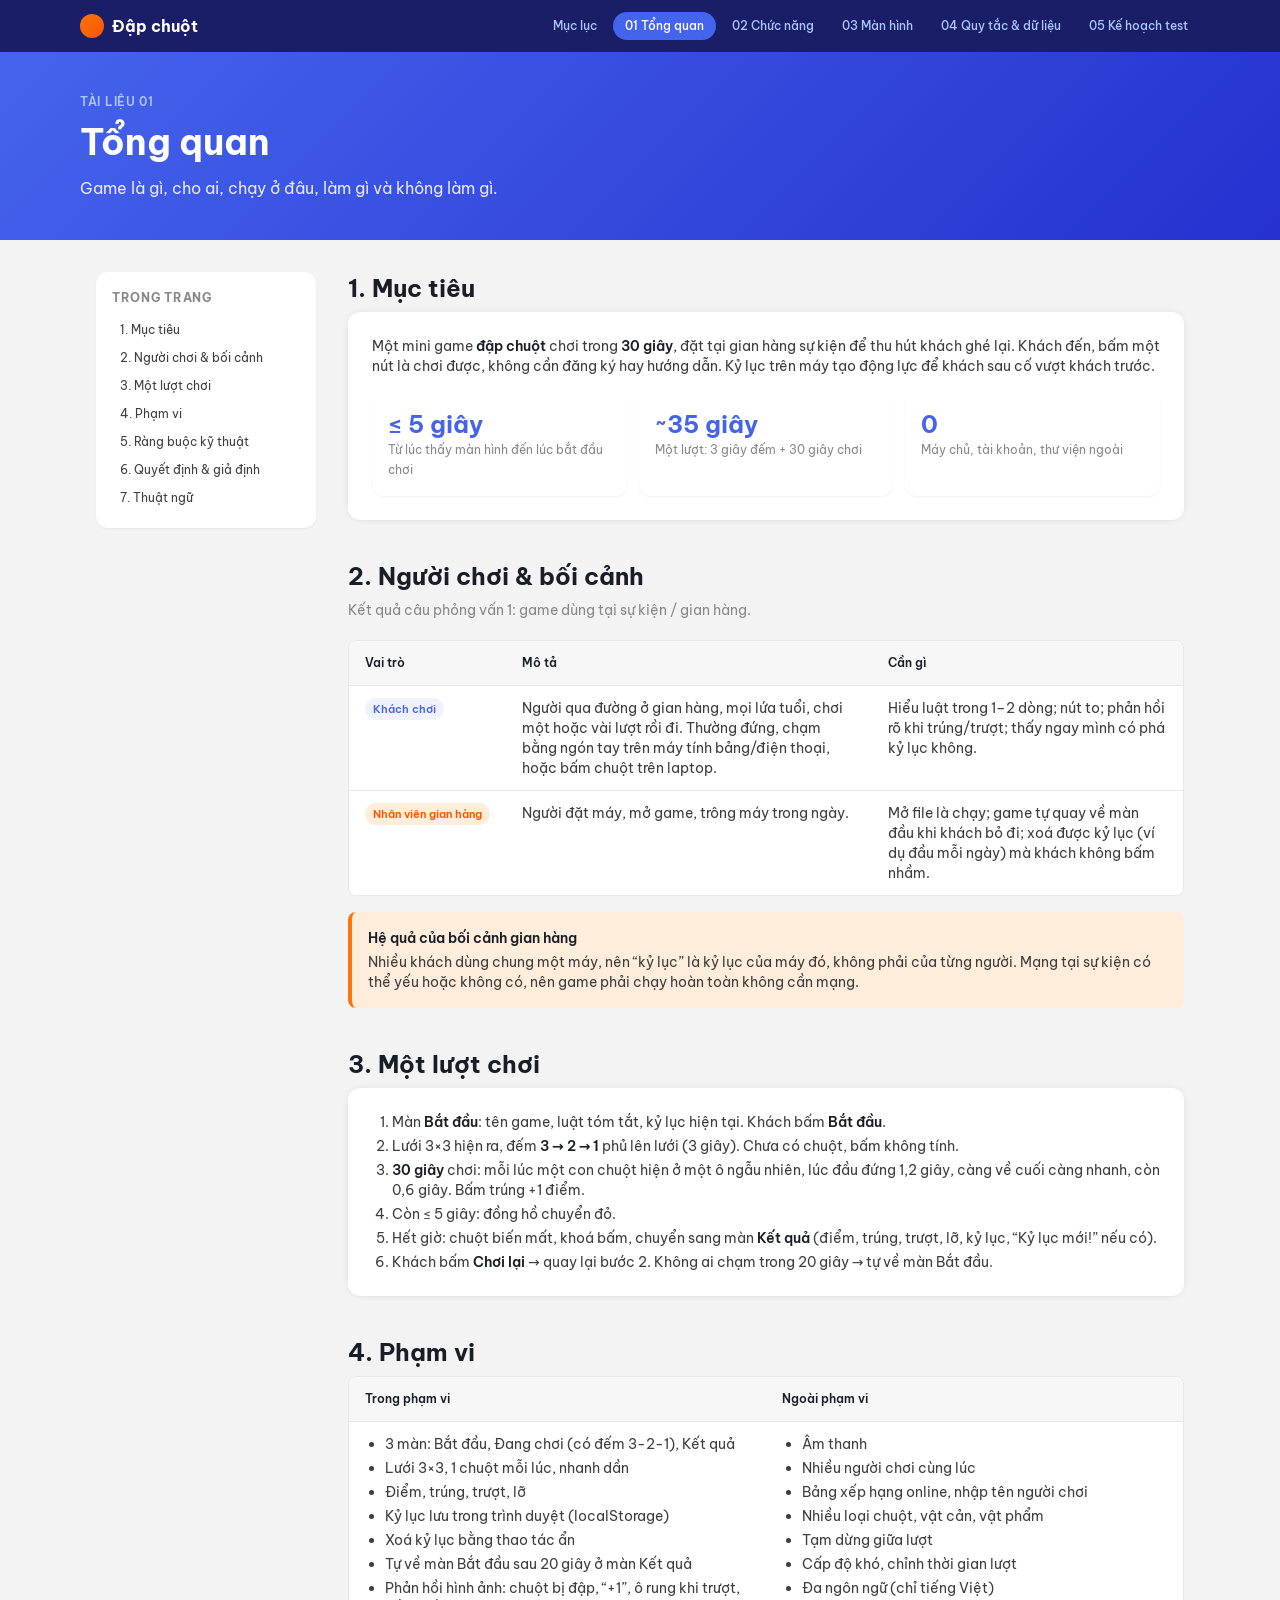
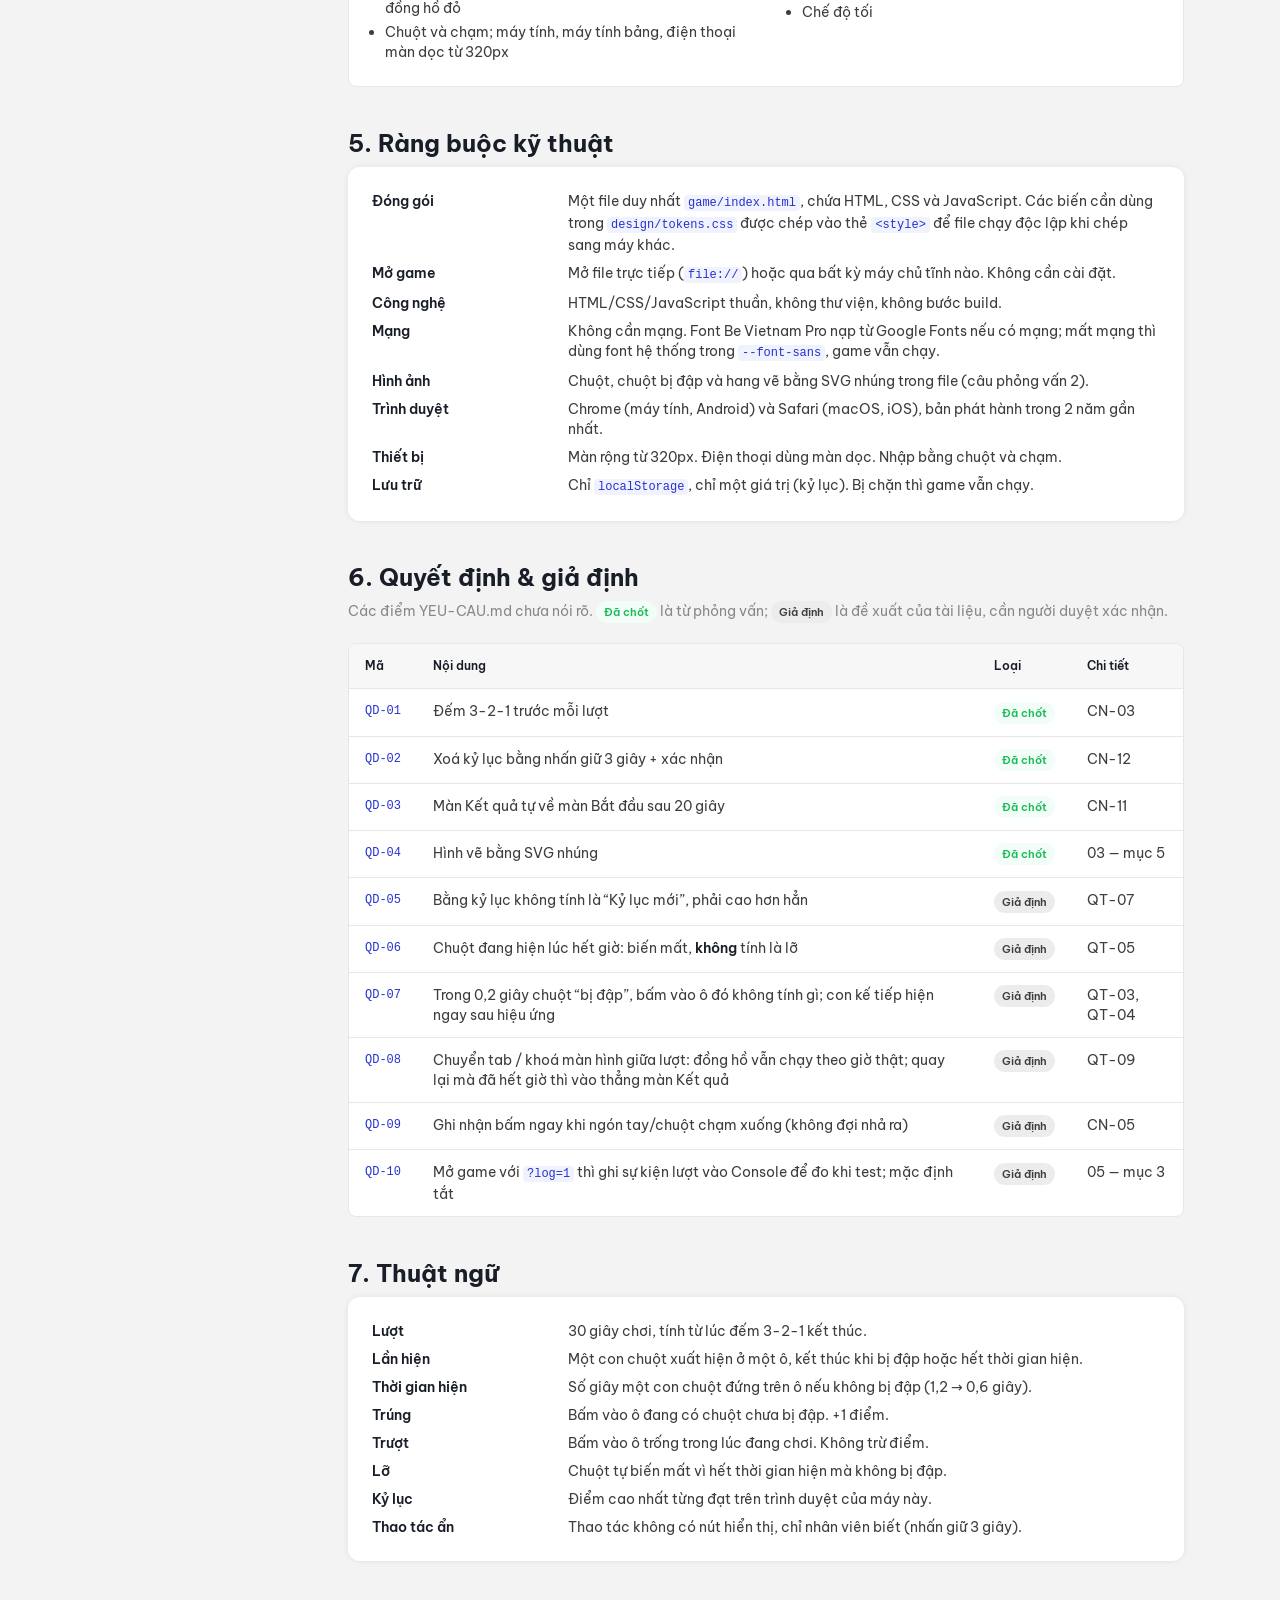
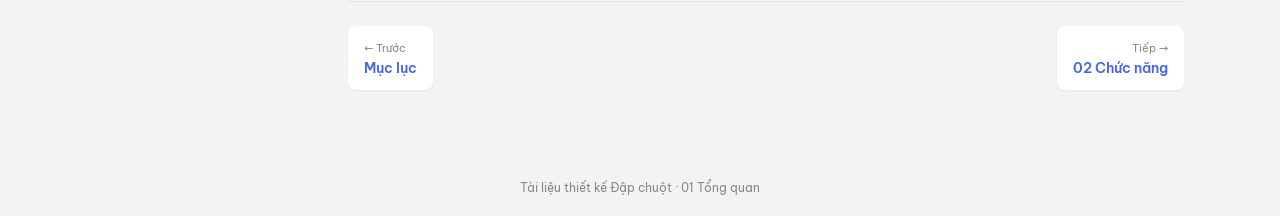
<file: docs/01-tong-quan.html>
<!doctype html>
<html lang="vi">
<head>
<meta charset="utf-8">
<meta name="viewport" content="width=device-width, initial-scale=1">
<title>Tổng quan — Đập chuột</title>
<link rel="preconnect" href="https://fonts.googleapis.com">
<link rel="preconnect" href="https://fonts.gstatic.com" crossorigin>
<link href="https://fonts.googleapis.com/css2?family=Be+Vietnam+Pro:wght@400;500;600;700;800&display=swap" rel="stylesheet">
<link rel="stylesheet" href="../design/tokens.css">
<link rel="stylesheet" href="docs.css">
</head>
<body>

<header class="topbar">
  <div class="topbar-inner">
    <a class="brand" href="index.html"><span class="dot"></span>Đập chuột</a>
    <nav class="nav" aria-label="Tài liệu">
      <a href="index.html">Mục lục</a>
      <a href="01-tong-quan.html" aria-current="page">01 Tổng quan</a>
      <a href="02-chuc-nang.html">02 Chức năng</a>
      <a href="03-man-hinh.html">03 Màn hình</a>
      <a href="04-quy-tac-du-lieu.html">04 Quy tắc &amp; dữ liệu</a>
      <a href="05-ke-hoach-test.html">05 Kế hoạch test</a>
    </nav>
  </div>
</header>

<div class="hero">
  <div class="hero-inner">
    <div class="eyebrow">Tài liệu 01</div>
    <h1>Tổng quan</h1>
    <p>Game là gì, cho ai, chạy ở đâu, làm gì và không làm gì.</p>
  </div>
</div>

<main>
<div class="layout">
  <aside class="toc">
    <h2>Trong trang</h2>
    <ol>
      <li><a href="#muc-tieu">1. Mục tiêu</a></li>
      <li><a href="#nguoi-choi">2. Người chơi &amp; bối cảnh</a></li>
      <li><a href="#mot-luot">3. Một lượt chơi</a></li>
      <li><a href="#pham-vi">4. Phạm vi</a></li>
      <li><a href="#ky-thuat">5. Ràng buộc kỹ thuật</a></li>
      <li><a href="#quyet-dinh">6. Quyết định &amp; giả định</a></li>
      <li><a href="#thuat-ngu">7. Thuật ngữ</a></li>
    </ol>
  </aside>

  <div>
    <section id="muc-tieu">
      <h2 class="section-title">1. Mục tiêu</h2>
      <div class="panel">
        <p>Một mini game <strong>đập chuột</strong> chơi trong <strong>30 giây</strong>, đặt tại gian hàng sự kiện để thu hút khách ghé lại. Khách đến, bấm một nút là chơi được, không cần đăng ký hay hướng dẫn. Kỷ lục trên máy tạo động lực để khách sau cố vượt khách trước.</p>
        <div class="stat-row" style="margin-top: var(--space-4);">
          <div class="stat"><div class="value">≤ 5 giây</div><div class="label">Từ lúc thấy màn hình đến lúc bắt đầu chơi</div></div>
          <div class="stat"><div class="value">~35 giây</div><div class="label">Một lượt: 3 giây đếm + 30 giây chơi</div></div>
          <div class="stat"><div class="value">0</div><div class="label">Máy chủ, tài khoản, thư viện ngoài</div></div>
        </div>
      </div>
    </section>

    <section id="nguoi-choi">
      <h2 class="section-title">2. Người chơi &amp; bối cảnh</h2>
      <p class="section-desc">Kết quả câu phỏng vấn 1: game dùng tại sự kiện / gian hàng.</p>
      <div class="table-wrap">
        <table>
          <thead><tr><th>Vai trò</th><th>Mô tả</th><th>Cần gì</th></tr></thead>
          <tbody>
            <tr>
              <td class="nowrap"><span class="badge badge-brand">Khách chơi</span></td>
              <td>Người qua đường ở gian hàng, mọi lứa tuổi, chơi một hoặc vài lượt rồi đi. Thường đứng, chạm bằng ngón tay trên máy tính bảng/điện thoại, hoặc bấm chuột trên laptop.</td>
              <td>Hiểu luật trong 1–2 dòng; nút to; phản hồi rõ khi trúng/trượt; thấy ngay mình có phá kỷ lục không.</td>
            </tr>
            <tr>
              <td class="nowrap"><span class="badge badge-accent">Nhân viên gian hàng</span></td>
              <td>Người đặt máy, mở game, trông máy trong ngày.</td>
              <td>Mở file là chạy; game tự quay về màn đầu khi khách bỏ đi; xoá được kỷ lục (ví dụ đầu mỗi ngày) mà khách không bấm nhầm.</td>
            </tr>
          </tbody>
        </table>
      </div>
      <div class="callout accent">
        <div>
          <strong>Hệ quả của bối cảnh gian hàng</strong>
          <p>Nhiều khách dùng chung một máy, nên “kỷ lục” là kỷ lục của máy đó, không phải của từng người. Mạng tại sự kiện có thể yếu hoặc không có, nên game phải chạy hoàn toàn không cần mạng.</p>
        </div>
      </div>
    </section>

    <section id="mot-luot">
      <h2 class="section-title">3. Một lượt chơi</h2>
      <div class="panel">
        <ol>
          <li>Màn <strong>Bắt đầu</strong>: tên game, luật tóm tắt, kỷ lục hiện tại. Khách bấm <strong>Bắt đầu</strong>.</li>
          <li>Lưới 3×3 hiện ra, đếm <strong>3 → 2 → 1</strong> phủ lên lưới (3 giây). Chưa có chuột, bấm không tính.</li>
          <li><strong>30 giây</strong> chơi: mỗi lúc một con chuột hiện ở một ô ngẫu nhiên, lúc đầu đứng 1,2 giây, càng về cuối càng nhanh, còn 0,6 giây. Bấm trúng +1 điểm.</li>
          <li>Còn ≤ 5 giây: đồng hồ chuyển đỏ.</li>
          <li>Hết giờ: chuột biến mất, khoá bấm, chuyển sang màn <strong>Kết quả</strong> (điểm, trúng, trượt, lỡ, kỷ lục, “Kỷ lục mới!” nếu có).</li>
          <li>Khách bấm <strong>Chơi lại</strong> → quay lại bước 2. Không ai chạm trong 20 giây → tự về màn Bắt đầu.</li>
        </ol>
      </div>
    </section>

    <section id="pham-vi">
      <h2 class="section-title">4. Phạm vi</h2>
      <div class="table-wrap">
        <table>
          <thead><tr><th style="width:50%">Trong phạm vi</th><th>Ngoài phạm vi</th></tr></thead>
          <tbody>
            <tr>
              <td>
                <ul>
                  <li>3 màn: Bắt đầu, Đang chơi (có đếm 3-2-1), Kết quả</li>
                  <li>Lưới 3×3, 1 chuột mỗi lúc, nhanh dần</li>
                  <li>Điểm, trúng, trượt, lỡ</li>
                  <li>Kỷ lục lưu trong trình duyệt (localStorage)</li>
                  <li>Xoá kỷ lục bằng thao tác ẩn</li>
                  <li>Tự về màn Bắt đầu sau 20 giây ở màn Kết quả</li>
                  <li>Phản hồi hình ảnh: chuột bị đập, “+1”, ô rung khi trượt, đồng hồ đỏ</li>
                  <li>Chuột và chạm; máy tính, máy tính bảng, điện thoại màn dọc từ 320px</li>
                </ul>
              </td>
              <td>
                <ul>
                  <li>Âm thanh</li>
                  <li>Nhiều người chơi cùng lúc</li>
                  <li>Bảng xếp hạng online, nhập tên người chơi</li>
                  <li>Nhiều loại chuột, vật cản, vật phẩm</li>
                  <li>Tạm dừng giữa lượt</li>
                  <li>Cấp độ khó, chỉnh thời gian lượt</li>
                  <li>Đa ngôn ngữ (chỉ tiếng Việt)</li>
                  <li>Chế độ tối</li>
                </ul>
              </td>
            </tr>
          </tbody>
        </table>
      </div>
    </section>

    <section id="ky-thuat">
      <h2 class="section-title">5. Ràng buộc kỹ thuật</h2>
      <div class="panel">
        <dl class="defs">
          <dt>Đóng gói</dt>
          <dd>Một file duy nhất <code>game/index.html</code>, chứa HTML, CSS và JavaScript. Các biến cần dùng trong <code>design/tokens.css</code> được chép vào thẻ <code>&lt;style&gt;</code> để file chạy độc lập khi chép sang máy khác.</dd>
          <dt>Mở game</dt>
          <dd>Mở file trực tiếp (<code>file://</code>) hoặc qua bất kỳ máy chủ tĩnh nào. Không cần cài đặt.</dd>
          <dt>Công nghệ</dt>
          <dd>HTML/CSS/JavaScript thuần, không thư viện, không bước build.</dd>
          <dt>Mạng</dt>
          <dd>Không cần mạng. Font Be Vietnam Pro nạp từ Google Fonts nếu có mạng; mất mạng thì dùng font hệ thống trong <code>--font-sans</code>, game vẫn chạy.</dd>
          <dt>Hình ảnh</dt>
          <dd>Chuột, chuột bị đập và hang vẽ bằng SVG nhúng trong file (câu phỏng vấn 2).</dd>
          <dt>Trình duyệt</dt>
          <dd>Chrome (máy tính, Android) và Safari (macOS, iOS), bản phát hành trong 2 năm gần nhất.</dd>
          <dt>Thiết bị</dt>
          <dd>Màn rộng từ 320px. Điện thoại dùng màn dọc. Nhập bằng chuột và chạm.</dd>
          <dt>Lưu trữ</dt>
          <dd>Chỉ <code>localStorage</code>, chỉ một giá trị (kỷ lục). Bị chặn thì game vẫn chạy.</dd>
        </dl>
      </div>
    </section>

    <section id="quyet-dinh">
      <h2 class="section-title">6. Quyết định &amp; giả định</h2>
      <p class="section-desc">Các điểm YEU-CAU.md chưa nói rõ. <span class="badge badge-success">Đã chốt</span> là từ phỏng vấn; <span class="badge badge-gray">Giả định</span> là đề xuất của tài liệu, cần người duyệt xác nhận.</p>
      <div class="table-wrap">
        <table>
          <thead><tr><th>Mã</th><th>Nội dung</th><th>Loại</th><th>Chi tiết</th></tr></thead>
          <tbody>
            <tr><td class="id">QD-01</td><td>Đếm 3-2-1 trước mỗi lượt</td><td><span class="badge badge-success">Đã chốt</span></td><td>CN-03</td></tr>
            <tr><td class="id">QD-02</td><td>Xoá kỷ lục bằng nhấn giữ 3 giây + xác nhận</td><td><span class="badge badge-success">Đã chốt</span></td><td>CN-12</td></tr>
            <tr><td class="id">QD-03</td><td>Màn Kết quả tự về màn Bắt đầu sau 20 giây</td><td><span class="badge badge-success">Đã chốt</span></td><td>CN-11</td></tr>
            <tr><td class="id">QD-04</td><td>Hình vẽ bằng SVG nhúng</td><td><span class="badge badge-success">Đã chốt</span></td><td>03 — mục 5</td></tr>
            <tr><td class="id">QD-05</td><td>Bằng kỷ lục không tính là “Kỷ lục mới”, phải cao hơn hẳn</td><td><span class="badge badge-gray">Giả định</span></td><td>QT-07</td></tr>
            <tr><td class="id">QD-06</td><td>Chuột đang hiện lúc hết giờ: biến mất, <strong>không</strong> tính là lỡ</td><td><span class="badge badge-gray">Giả định</span></td><td>QT-05</td></tr>
            <tr><td class="id">QD-07</td><td>Trong 0,2 giây chuột “bị đập”, bấm vào ô đó không tính gì; con kế tiếp hiện ngay sau hiệu ứng</td><td><span class="badge badge-gray">Giả định</span></td><td>QT-03, QT-04</td></tr>
            <tr><td class="id">QD-08</td><td>Chuyển tab / khoá màn hình giữa lượt: đồng hồ vẫn chạy theo giờ thật; quay lại mà đã hết giờ thì vào thẳng màn Kết quả</td><td><span class="badge badge-gray">Giả định</span></td><td>QT-09</td></tr>
            <tr><td class="id">QD-09</td><td>Ghi nhận bấm ngay khi ngón tay/chuột chạm xuống (không đợi nhả ra)</td><td><span class="badge badge-gray">Giả định</span></td><td>CN-05</td></tr>
            <tr><td class="id">QD-10</td><td>Mở game với <code>?log=1</code> thì ghi sự kiện lượt vào Console để đo khi test; mặc định tắt</td><td><span class="badge badge-gray">Giả định</span></td><td>05 — mục 3</td></tr>
          </tbody>
        </table>
      </div>
    </section>

    <section id="thuat-ngu">
      <h2 class="section-title">7. Thuật ngữ</h2>
      <div class="panel">
        <dl class="defs">
          <dt>Lượt</dt><dd>30 giây chơi, tính từ lúc đếm 3-2-1 kết thúc.</dd>
          <dt>Lần hiện</dt><dd>Một con chuột xuất hiện ở một ô, kết thúc khi bị đập hoặc hết thời gian hiện.</dd>
          <dt>Thời gian hiện</dt><dd>Số giây một con chuột đứng trên ô nếu không bị đập (1,2 → 0,6 giây).</dd>
          <dt>Trúng</dt><dd>Bấm vào ô đang có chuột chưa bị đập. +1 điểm.</dd>
          <dt>Trượt</dt><dd>Bấm vào ô trống trong lúc đang chơi. Không trừ điểm.</dd>
          <dt>Lỡ</dt><dd>Chuột tự biến mất vì hết thời gian hiện mà không bị đập.</dd>
          <dt>Kỷ lục</dt><dd>Điểm cao nhất từng đạt trên trình duyệt của máy này.</dd>
          <dt>Thao tác ẩn</dt><dd>Thao tác không có nút hiển thị, chỉ nhân viên biết (nhấn giữ 3 giây).</dd>
        </dl>
      </div>
    </section>

    <nav class="pager">
      <a href="index.html"><small>← Trước</small><span>Mục lục</span></a>
      <a class="next" href="02-chuc-nang.html"><small>Tiếp →</small><span>02 Chức năng</span></a>
    </nav>
  </div>
</div>
</main>

<footer class="foot">Tài liệu thiết kế Đập chuột · 01 Tổng quan</footer>
</body>
</html>
</file>
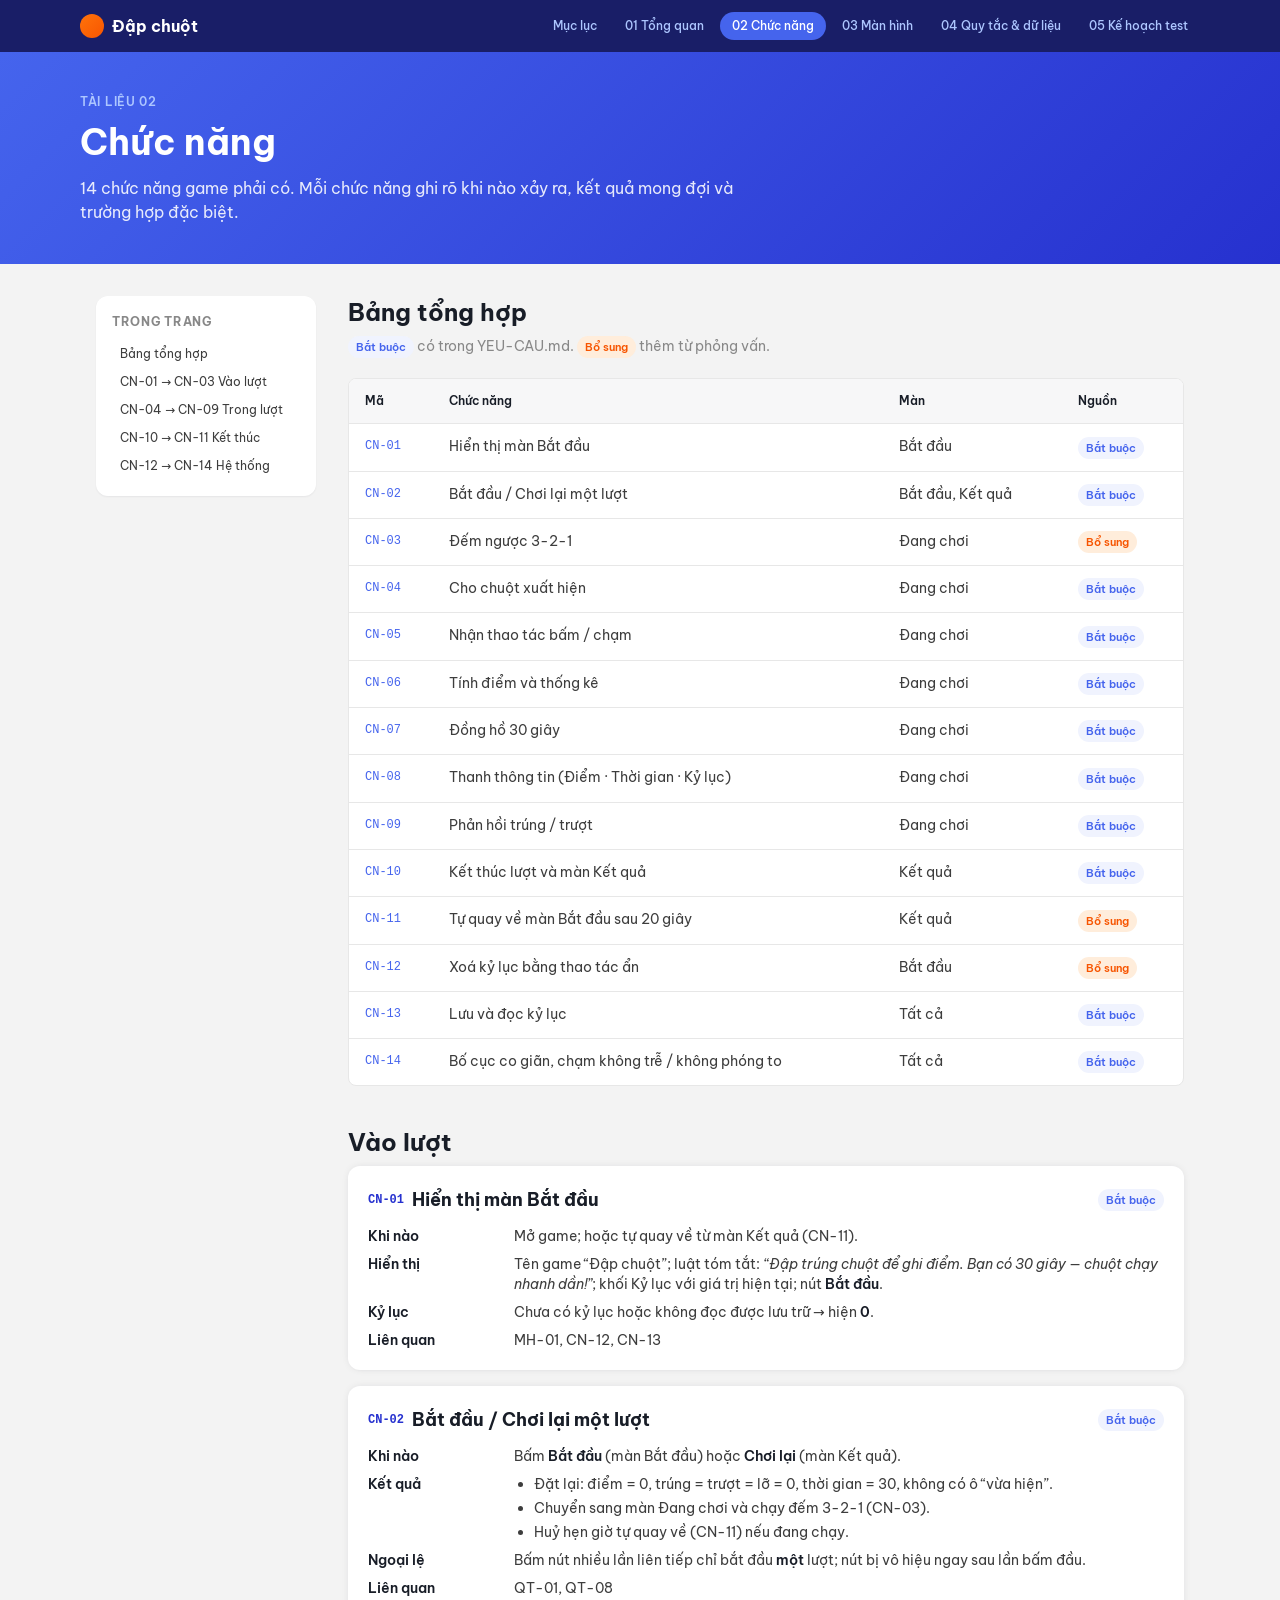
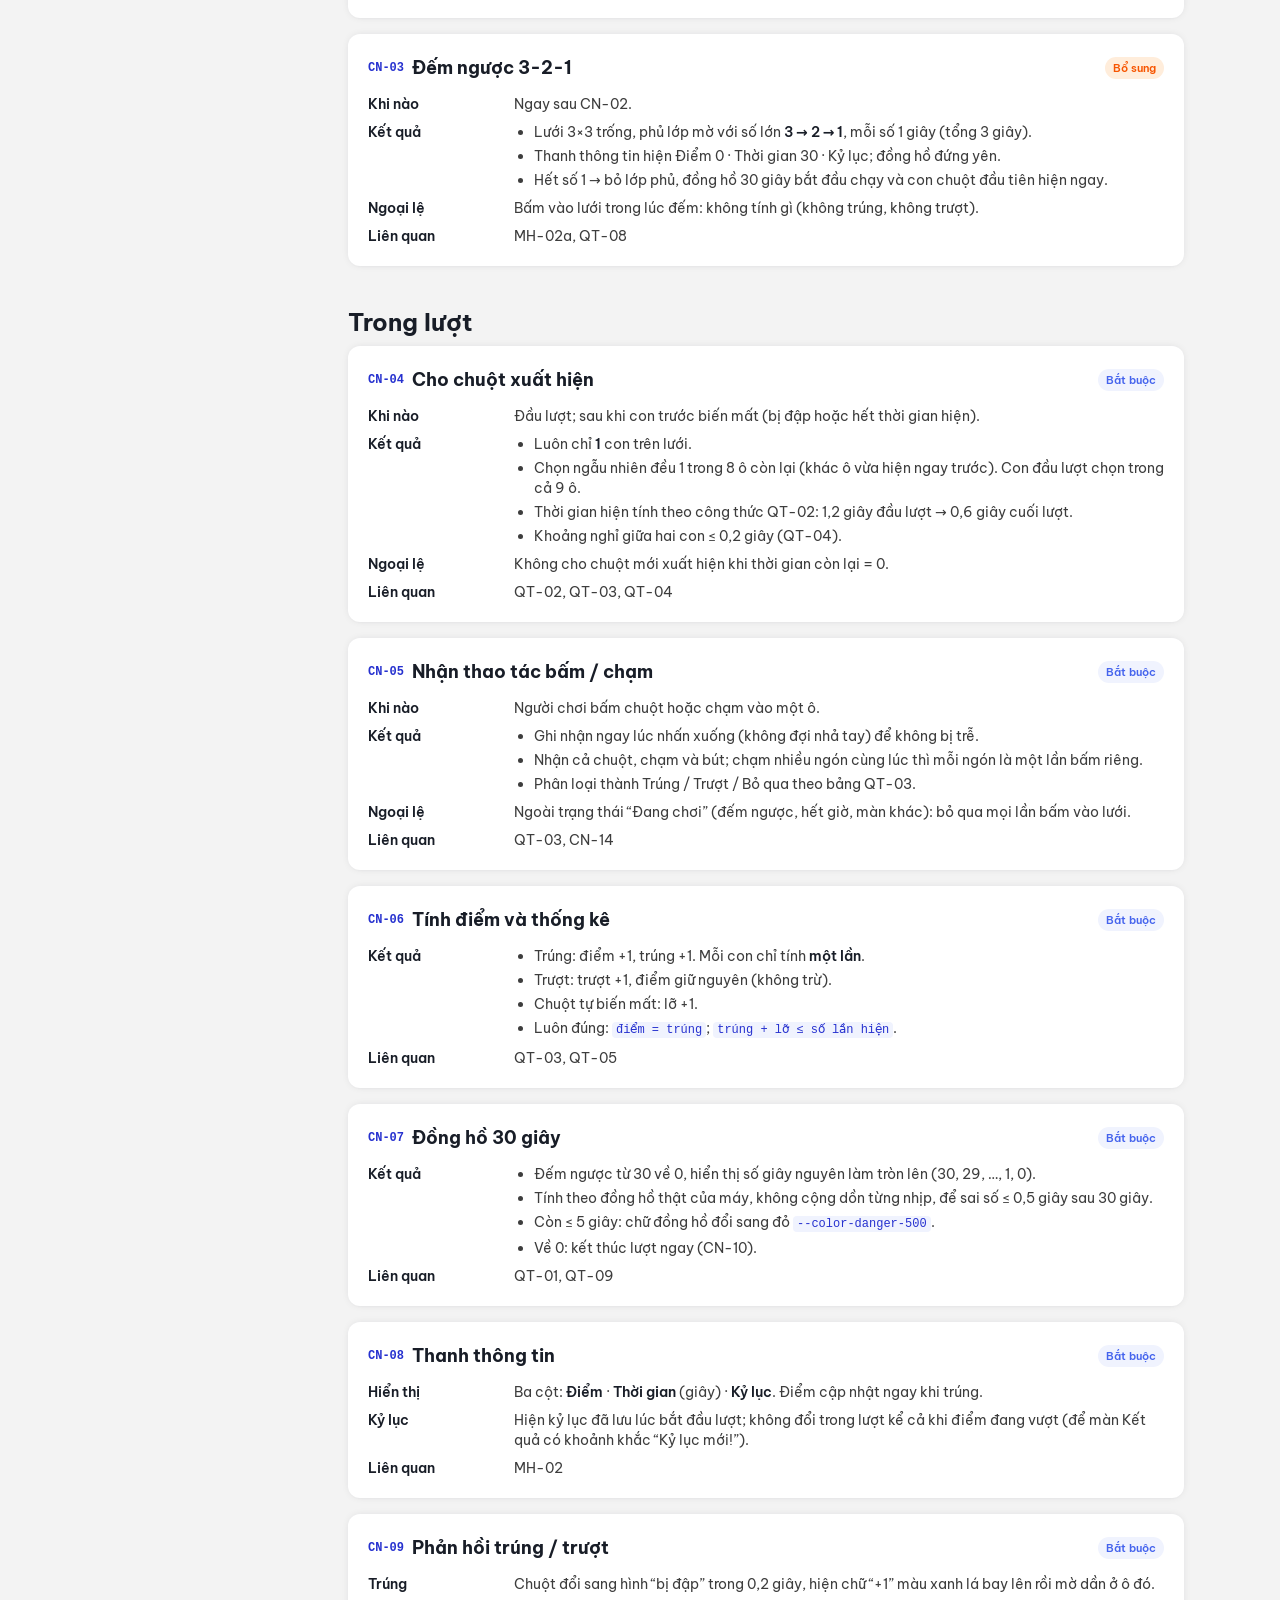
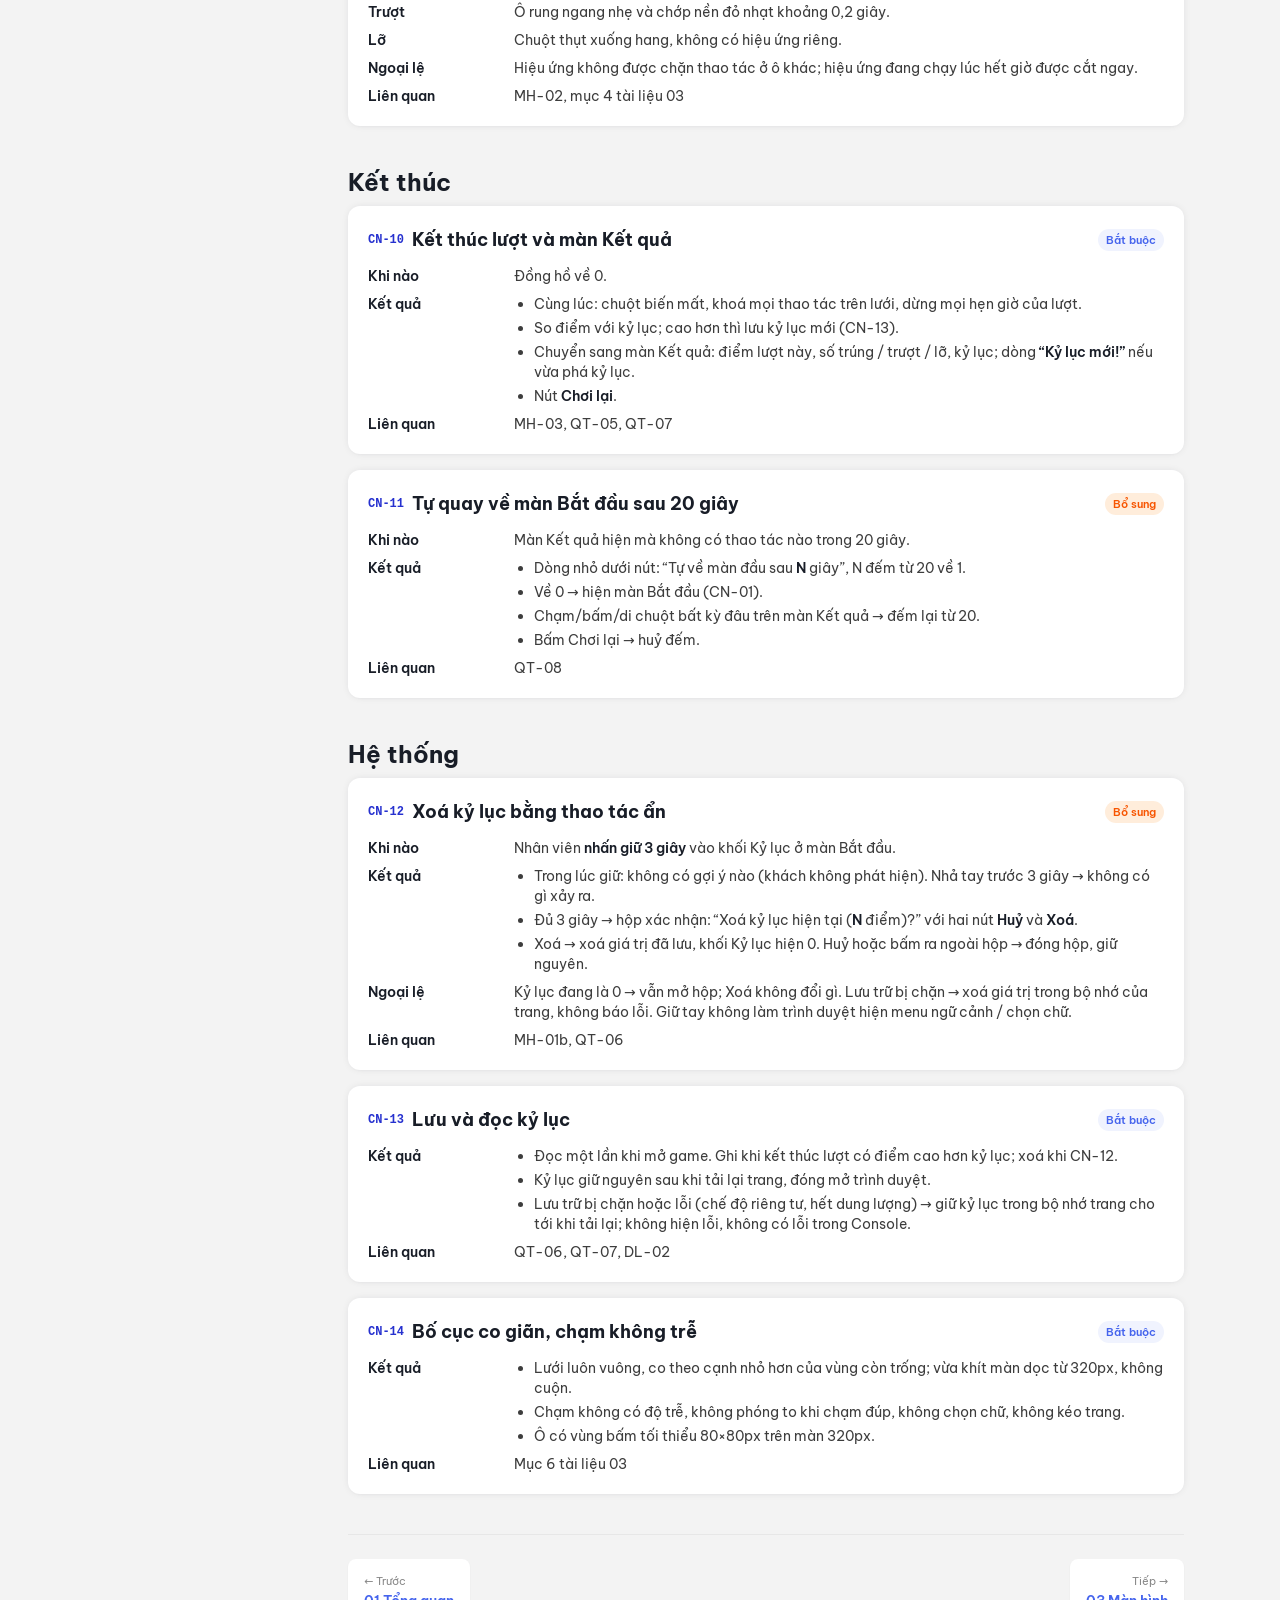
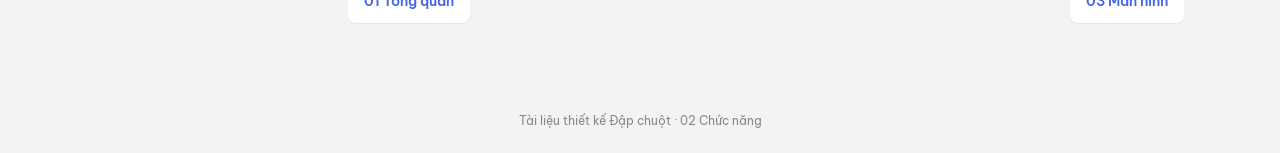
<file: docs/02-chuc-nang.html>
<!doctype html>
<html lang="vi">
<head>
<meta charset="utf-8">
<meta name="viewport" content="width=device-width, initial-scale=1">
<title>Chức năng — Đập chuột</title>
<link rel="preconnect" href="https://fonts.googleapis.com">
<link rel="preconnect" href="https://fonts.gstatic.com" crossorigin>
<link href="https://fonts.googleapis.com/css2?family=Be+Vietnam+Pro:wght@400;500;600;700;800&display=swap" rel="stylesheet">
<link rel="stylesheet" href="../design/tokens.css">
<link rel="stylesheet" href="docs.css">
<style>
  .feature { background: var(--bg-surface); border-radius: var(--radius-xl); box-shadow: var(--shadow-md); padding: var(--space-5); scroll-margin-top: 80px; }
  .feature + .feature { margin-top: var(--space-4); }
  .feature-head { display: flex; flex-wrap: wrap; align-items: center; gap: var(--space-2); margin-bottom: var(--space-3); }
  .feature-head .code { font-family: var(--font-mono); font-size: var(--text-xs); color: var(--color-primary-600); font-weight: var(--font-weight-semibold); }
  .feature-head h3 { font-size: var(--text-lg); line-height: var(--leading-lg); font-weight: var(--font-weight-bold); }
  .feature-head .badges { margin-left: auto; display: flex; gap: var(--space-1); }
  .feature dl.defs { grid-template-columns: 130px minmax(0, 1fr); font-size: var(--text-sm); }
  .feature dl.defs ul { margin: 0; }
</style>
</head>
<body>

<header class="topbar">
  <div class="topbar-inner">
    <a class="brand" href="index.html"><span class="dot"></span>Đập chuột</a>
    <nav class="nav" aria-label="Tài liệu">
      <a href="index.html">Mục lục</a>
      <a href="01-tong-quan.html">01 Tổng quan</a>
      <a href="02-chuc-nang.html" aria-current="page">02 Chức năng</a>
      <a href="03-man-hinh.html">03 Màn hình</a>
      <a href="04-quy-tac-du-lieu.html">04 Quy tắc &amp; dữ liệu</a>
      <a href="05-ke-hoach-test.html">05 Kế hoạch test</a>
    </nav>
  </div>
</header>

<div class="hero">
  <div class="hero-inner">
    <div class="eyebrow">Tài liệu 02</div>
    <h1>Chức năng</h1>
    <p>14 chức năng game phải có. Mỗi chức năng ghi rõ khi nào xảy ra, kết quả mong đợi và trường hợp đặc biệt.</p>
  </div>
</div>

<main>
<div class="layout">
  <aside class="toc">
    <h2>Trong trang</h2>
    <ol>
      <li><a href="#bang">Bảng tổng hợp</a></li>
      <li><a href="#cn-01">CN-01 → CN-03 Vào lượt</a></li>
      <li><a href="#cn-04">CN-04 → CN-09 Trong lượt</a></li>
      <li><a href="#cn-10">CN-10 → CN-11 Kết thúc</a></li>
      <li><a href="#cn-12">CN-12 → CN-14 Hệ thống</a></li>
    </ol>
  </aside>

  <div>
    <section id="bang">
      <h2 class="section-title">Bảng tổng hợp</h2>
      <p class="section-desc"><span class="badge badge-brand">Bắt buộc</span> có trong YEU-CAU.md. <span class="badge badge-accent">Bổ sung</span> thêm từ phỏng vấn.</p>
      <div class="table-wrap">
        <table>
          <thead><tr><th>Mã</th><th>Chức năng</th><th>Màn</th><th>Nguồn</th></tr></thead>
          <tbody>
            <tr><td class="id"><a href="#cn-01">CN-01</a></td><td>Hiển thị màn Bắt đầu</td><td>Bắt đầu</td><td><span class="badge badge-brand">Bắt buộc</span></td></tr>
            <tr><td class="id"><a href="#cn-02">CN-02</a></td><td>Bắt đầu / Chơi lại một lượt</td><td>Bắt đầu, Kết quả</td><td><span class="badge badge-brand">Bắt buộc</span></td></tr>
            <tr><td class="id"><a href="#cn-03">CN-03</a></td><td>Đếm ngược 3-2-1</td><td>Đang chơi</td><td><span class="badge badge-accent">Bổ sung</span></td></tr>
            <tr><td class="id"><a href="#cn-04">CN-04</a></td><td>Cho chuột xuất hiện</td><td>Đang chơi</td><td><span class="badge badge-brand">Bắt buộc</span></td></tr>
            <tr><td class="id"><a href="#cn-05">CN-05</a></td><td>Nhận thao tác bấm / chạm</td><td>Đang chơi</td><td><span class="badge badge-brand">Bắt buộc</span></td></tr>
            <tr><td class="id"><a href="#cn-06">CN-06</a></td><td>Tính điểm và thống kê</td><td>Đang chơi</td><td><span class="badge badge-brand">Bắt buộc</span></td></tr>
            <tr><td class="id"><a href="#cn-07">CN-07</a></td><td>Đồng hồ 30 giây</td><td>Đang chơi</td><td><span class="badge badge-brand">Bắt buộc</span></td></tr>
            <tr><td class="id"><a href="#cn-08">CN-08</a></td><td>Thanh thông tin (Điểm · Thời gian · Kỷ lục)</td><td>Đang chơi</td><td><span class="badge badge-brand">Bắt buộc</span></td></tr>
            <tr><td class="id"><a href="#cn-09">CN-09</a></td><td>Phản hồi trúng / trượt</td><td>Đang chơi</td><td><span class="badge badge-brand">Bắt buộc</span></td></tr>
            <tr><td class="id"><a href="#cn-10">CN-10</a></td><td>Kết thúc lượt và màn Kết quả</td><td>Kết quả</td><td><span class="badge badge-brand">Bắt buộc</span></td></tr>
            <tr><td class="id"><a href="#cn-11">CN-11</a></td><td>Tự quay về màn Bắt đầu sau 20 giây</td><td>Kết quả</td><td><span class="badge badge-accent">Bổ sung</span></td></tr>
            <tr><td class="id"><a href="#cn-12">CN-12</a></td><td>Xoá kỷ lục bằng thao tác ẩn</td><td>Bắt đầu</td><td><span class="badge badge-accent">Bổ sung</span></td></tr>
            <tr><td class="id"><a href="#cn-13">CN-13</a></td><td>Lưu và đọc kỷ lục</td><td>Tất cả</td><td><span class="badge badge-brand">Bắt buộc</span></td></tr>
            <tr><td class="id"><a href="#cn-14">CN-14</a></td><td>Bố cục co giãn, chạm không trễ / không phóng to</td><td>Tất cả</td><td><span class="badge badge-brand">Bắt buộc</span></td></tr>
          </tbody>
        </table>
      </div>
    </section>

    <section>
      <h2 class="section-title">Vào lượt</h2>

      <article class="feature" id="cn-01">
        <div class="feature-head"><span class="code">CN-01</span><h3>Hiển thị màn Bắt đầu</h3><span class="badges"><span class="badge badge-brand">Bắt buộc</span></span></div>
        <dl class="defs">
          <dt>Khi nào</dt><dd>Mở game; hoặc tự quay về từ màn Kết quả (CN-11).</dd>
          <dt>Hiển thị</dt><dd>Tên game “Đập chuột”; luật tóm tắt: <em>“Đập trúng chuột để ghi điểm. Bạn có 30 giây — chuột chạy nhanh dần!”</em>; khối Kỷ lục với giá trị hiện tại; nút <strong>Bắt đầu</strong>.</dd>
          <dt>Kỷ lục</dt><dd>Chưa có kỷ lục hoặc không đọc được lưu trữ → hiện <strong>0</strong>.</dd>
          <dt>Liên quan</dt><dd>MH-01, CN-12, CN-13</dd>
        </dl>
      </article>

      <article class="feature" id="cn-02">
        <div class="feature-head"><span class="code">CN-02</span><h3>Bắt đầu / Chơi lại một lượt</h3><span class="badges"><span class="badge badge-brand">Bắt buộc</span></span></div>
        <dl class="defs">
          <dt>Khi nào</dt><dd>Bấm <strong>Bắt đầu</strong> (màn Bắt đầu) hoặc <strong>Chơi lại</strong> (màn Kết quả).</dd>
          <dt>Kết quả</dt>
          <dd>
            <ul>
              <li>Đặt lại: điểm = 0, trúng = trượt = lỡ = 0, thời gian = 30, không có ô “vừa hiện”.</li>
              <li>Chuyển sang màn Đang chơi và chạy đếm 3-2-1 (CN-03).</li>
              <li>Huỷ hẹn giờ tự quay về (CN-11) nếu đang chạy.</li>
            </ul>
          </dd>
          <dt>Ngoại lệ</dt><dd>Bấm nút nhiều lần liên tiếp chỉ bắt đầu <strong>một</strong> lượt; nút bị vô hiệu ngay sau lần bấm đầu.</dd>
          <dt>Liên quan</dt><dd>QT-01, QT-08</dd>
        </dl>
      </article>

      <article class="feature" id="cn-03">
        <div class="feature-head"><span class="code">CN-03</span><h3>Đếm ngược 3-2-1</h3><span class="badges"><span class="badge badge-accent">Bổ sung</span></span></div>
        <dl class="defs">
          <dt>Khi nào</dt><dd>Ngay sau CN-02.</dd>
          <dt>Kết quả</dt>
          <dd>
            <ul>
              <li>Lưới 3×3 trống, phủ lớp mờ với số lớn <strong>3 → 2 → 1</strong>, mỗi số 1 giây (tổng 3 giây).</li>
              <li>Thanh thông tin hiện Điểm 0 · Thời gian 30 · Kỷ lục; đồng hồ đứng yên.</li>
              <li>Hết số 1 → bỏ lớp phủ, đồng hồ 30 giây bắt đầu chạy và con chuột đầu tiên hiện ngay.</li>
            </ul>
          </dd>
          <dt>Ngoại lệ</dt><dd>Bấm vào lưới trong lúc đếm: không tính gì (không trúng, không trượt).</dd>
          <dt>Liên quan</dt><dd>MH-02a, QT-08</dd>
        </dl>
      </article>
    </section>

    <section>
      <h2 class="section-title" id="cn-04-title">Trong lượt</h2>

      <article class="feature" id="cn-04">
        <div class="feature-head"><span class="code">CN-04</span><h3>Cho chuột xuất hiện</h3><span class="badges"><span class="badge badge-brand">Bắt buộc</span></span></div>
        <dl class="defs">
          <dt>Khi nào</dt><dd>Đầu lượt; sau khi con trước biến mất (bị đập hoặc hết thời gian hiện).</dd>
          <dt>Kết quả</dt>
          <dd>
            <ul>
              <li>Luôn chỉ <strong>1</strong> con trên lưới.</li>
              <li>Chọn ngẫu nhiên đều 1 trong 8 ô còn lại (khác ô vừa hiện ngay trước). Con đầu lượt chọn trong cả 9 ô.</li>
              <li>Thời gian hiện tính theo công thức QT-02: 1,2 giây đầu lượt → 0,6 giây cuối lượt.</li>
              <li>Khoảng nghỉ giữa hai con ≤ 0,2 giây (QT-04).</li>
            </ul>
          </dd>
          <dt>Ngoại lệ</dt><dd>Không cho chuột mới xuất hiện khi thời gian còn lại = 0.</dd>
          <dt>Liên quan</dt><dd>QT-02, QT-03, QT-04</dd>
        </dl>
      </article>

      <article class="feature" id="cn-05">
        <div class="feature-head"><span class="code">CN-05</span><h3>Nhận thao tác bấm / chạm</h3><span class="badges"><span class="badge badge-brand">Bắt buộc</span></span></div>
        <dl class="defs">
          <dt>Khi nào</dt><dd>Người chơi bấm chuột hoặc chạm vào một ô.</dd>
          <dt>Kết quả</dt>
          <dd>
            <ul>
              <li>Ghi nhận ngay lúc nhấn xuống (không đợi nhả tay) để không bị trễ.</li>
              <li>Nhận cả chuột, chạm và bút; chạm nhiều ngón cùng lúc thì mỗi ngón là một lần bấm riêng.</li>
              <li>Phân loại thành Trúng / Trượt / Bỏ qua theo bảng QT-03.</li>
            </ul>
          </dd>
          <dt>Ngoại lệ</dt><dd>Ngoài trạng thái “Đang chơi” (đếm ngược, hết giờ, màn khác): bỏ qua mọi lần bấm vào lưới.</dd>
          <dt>Liên quan</dt><dd>QT-03, CN-14</dd>
        </dl>
      </article>

      <article class="feature" id="cn-06">
        <div class="feature-head"><span class="code">CN-06</span><h3>Tính điểm và thống kê</h3><span class="badges"><span class="badge badge-brand">Bắt buộc</span></span></div>
        <dl class="defs">
          <dt>Kết quả</dt>
          <dd>
            <ul>
              <li>Trúng: điểm +1, trúng +1. Mỗi con chỉ tính <strong>một lần</strong>.</li>
              <li>Trượt: trượt +1, điểm giữ nguyên (không trừ).</li>
              <li>Chuột tự biến mất: lỡ +1.</li>
              <li>Luôn đúng: <code>điểm = trúng</code>; <code>trúng + lỡ ≤ số lần hiện</code>.</li>
            </ul>
          </dd>
          <dt>Liên quan</dt><dd>QT-03, QT-05</dd>
        </dl>
      </article>

      <article class="feature" id="cn-07">
        <div class="feature-head"><span class="code">CN-07</span><h3>Đồng hồ 30 giây</h3><span class="badges"><span class="badge badge-brand">Bắt buộc</span></span></div>
        <dl class="defs">
          <dt>Kết quả</dt>
          <dd>
            <ul>
              <li>Đếm ngược từ 30 về 0, hiển thị số giây nguyên làm tròn lên (30, 29, …, 1, 0).</li>
              <li>Tính theo đồng hồ thật của máy, không cộng dồn từng nhịp, để sai số ≤ 0,5 giây sau 30 giây.</li>
              <li>Còn ≤ 5 giây: chữ đồng hồ đổi sang đỏ <code>--color-danger-500</code>.</li>
              <li>Về 0: kết thúc lượt ngay (CN-10).</li>
            </ul>
          </dd>
          <dt>Liên quan</dt><dd>QT-01, QT-09</dd>
        </dl>
      </article>

      <article class="feature" id="cn-08">
        <div class="feature-head"><span class="code">CN-08</span><h3>Thanh thông tin</h3><span class="badges"><span class="badge badge-brand">Bắt buộc</span></span></div>
        <dl class="defs">
          <dt>Hiển thị</dt><dd>Ba cột: <strong>Điểm</strong> · <strong>Thời gian</strong> (giây) · <strong>Kỷ lục</strong>. Điểm cập nhật ngay khi trúng.</dd>
          <dt>Kỷ lục</dt><dd>Hiện kỷ lục đã lưu lúc bắt đầu lượt; không đổi trong lượt kể cả khi điểm đang vượt (để màn Kết quả có khoảnh khắc “Kỷ lục mới!”).</dd>
          <dt>Liên quan</dt><dd>MH-02</dd>
        </dl>
      </article>

      <article class="feature" id="cn-09">
        <div class="feature-head"><span class="code">CN-09</span><h3>Phản hồi trúng / trượt</h3><span class="badges"><span class="badge badge-brand">Bắt buộc</span></span></div>
        <dl class="defs">
          <dt>Trúng</dt><dd>Chuột đổi sang hình “bị đập” trong 0,2 giây, hiện chữ “+1” màu xanh lá bay lên rồi mờ dần ở ô đó.</dd>
          <dt>Trượt</dt><dd>Ô rung ngang nhẹ và chớp nền đỏ nhạt khoảng 0,2 giây.</dd>
          <dt>Lỡ</dt><dd>Chuột thụt xuống hang, không có hiệu ứng riêng.</dd>
          <dt>Ngoại lệ</dt><dd>Hiệu ứng không được chặn thao tác ở ô khác; hiệu ứng đang chạy lúc hết giờ được cắt ngay.</dd>
          <dt>Liên quan</dt><dd>MH-02, mục 4 tài liệu 03</dd>
        </dl>
      </article>
    </section>

    <section>
      <h2 class="section-title" id="cn-10-title">Kết thúc</h2>

      <article class="feature" id="cn-10">
        <div class="feature-head"><span class="code">CN-10</span><h3>Kết thúc lượt và màn Kết quả</h3><span class="badges"><span class="badge badge-brand">Bắt buộc</span></span></div>
        <dl class="defs">
          <dt>Khi nào</dt><dd>Đồng hồ về 0.</dd>
          <dt>Kết quả</dt>
          <dd>
            <ul>
              <li>Cùng lúc: chuột biến mất, khoá mọi thao tác trên lưới, dừng mọi hẹn giờ của lượt.</li>
              <li>So điểm với kỷ lục; cao hơn thì lưu kỷ lục mới (CN-13).</li>
              <li>Chuyển sang màn Kết quả: điểm lượt này, số trúng / trượt / lỡ, kỷ lục; dòng <strong>“Kỷ lục mới!”</strong> nếu vừa phá kỷ lục.</li>
              <li>Nút <strong>Chơi lại</strong>.</li>
            </ul>
          </dd>
          <dt>Liên quan</dt><dd>MH-03, QT-05, QT-07</dd>
        </dl>
      </article>

      <article class="feature" id="cn-11">
        <div class="feature-head"><span class="code">CN-11</span><h3>Tự quay về màn Bắt đầu sau 20 giây</h3><span class="badges"><span class="badge badge-accent">Bổ sung</span></span></div>
        <dl class="defs">
          <dt>Khi nào</dt><dd>Màn Kết quả hiện mà không có thao tác nào trong 20 giây.</dd>
          <dt>Kết quả</dt>
          <dd>
            <ul>
              <li>Dòng nhỏ dưới nút: “Tự về màn đầu sau <strong>N</strong> giây”, N đếm từ 20 về 1.</li>
              <li>Về 0 → hiện màn Bắt đầu (CN-01).</li>
              <li>Chạm/bấm/di chuột bất kỳ đâu trên màn Kết quả → đếm lại từ 20.</li>
              <li>Bấm Chơi lại → huỷ đếm.</li>
            </ul>
          </dd>
          <dt>Liên quan</dt><dd>QT-08</dd>
        </dl>
      </article>
    </section>

    <section>
      <h2 class="section-title" id="cn-12-title">Hệ thống</h2>

      <article class="feature" id="cn-12">
        <div class="feature-head"><span class="code">CN-12</span><h3>Xoá kỷ lục bằng thao tác ẩn</h3><span class="badges"><span class="badge badge-accent">Bổ sung</span></span></div>
        <dl class="defs">
          <dt>Khi nào</dt><dd>Nhân viên <strong>nhấn giữ 3 giây</strong> vào khối Kỷ lục ở màn Bắt đầu.</dd>
          <dt>Kết quả</dt>
          <dd>
            <ul>
              <li>Trong lúc giữ: không có gợi ý nào (khách không phát hiện). Nhả tay trước 3 giây → không có gì xảy ra.</li>
              <li>Đủ 3 giây → hộp xác nhận: “Xoá kỷ lục hiện tại (<strong>N</strong> điểm)?” với hai nút <strong>Huỷ</strong> và <strong>Xoá</strong>.</li>
              <li>Xoá → xoá giá trị đã lưu, khối Kỷ lục hiện 0. Huỷ hoặc bấm ra ngoài hộp → đóng hộp, giữ nguyên.</li>
            </ul>
          </dd>
          <dt>Ngoại lệ</dt><dd>Kỷ lục đang là 0 → vẫn mở hộp; Xoá không đổi gì. Lưu trữ bị chặn → xoá giá trị trong bộ nhớ của trang, không báo lỗi. Giữ tay không làm trình duyệt hiện menu ngữ cảnh / chọn chữ.</dd>
          <dt>Liên quan</dt><dd>MH-01b, QT-06</dd>
        </dl>
      </article>

      <article class="feature" id="cn-13">
        <div class="feature-head"><span class="code">CN-13</span><h3>Lưu và đọc kỷ lục</h3><span class="badges"><span class="badge badge-brand">Bắt buộc</span></span></div>
        <dl class="defs">
          <dt>Kết quả</dt>
          <dd>
            <ul>
              <li>Đọc một lần khi mở game. Ghi khi kết thúc lượt có điểm cao hơn kỷ lục; xoá khi CN-12.</li>
              <li>Kỷ lục giữ nguyên sau khi tải lại trang, đóng mở trình duyệt.</li>
              <li>Lưu trữ bị chặn hoặc lỗi (chế độ riêng tư, hết dung lượng) → giữ kỷ lục trong bộ nhớ trang cho tới khi tải lại; không hiện lỗi, không có lỗi trong Console.</li>
            </ul>
          </dd>
          <dt>Liên quan</dt><dd>QT-06, QT-07, DL-02</dd>
        </dl>
      </article>

      <article class="feature" id="cn-14">
        <div class="feature-head"><span class="code">CN-14</span><h3>Bố cục co giãn, chạm không trễ</h3><span class="badges"><span class="badge badge-brand">Bắt buộc</span></span></div>
        <dl class="defs">
          <dt>Kết quả</dt>
          <dd>
            <ul>
              <li>Lưới luôn vuông, co theo cạnh nhỏ hơn của vùng còn trống; vừa khít màn dọc từ 320px, không cuộn.</li>
              <li>Chạm không có độ trễ, không phóng to khi chạm đúp, không chọn chữ, không kéo trang.</li>
              <li>Ô có vùng bấm tối thiểu 80×80px trên màn 320px.</li>
            </ul>
          </dd>
          <dt>Liên quan</dt><dd>Mục 6 tài liệu 03</dd>
        </dl>
      </article>
    </section>

    <nav class="pager">
      <a href="01-tong-quan.html"><small>← Trước</small><span>01 Tổng quan</span></a>
      <a class="next" href="03-man-hinh.html"><small>Tiếp →</small><span>03 Màn hình</span></a>
    </nav>
  </div>
</div>
</main>

<footer class="foot">Tài liệu thiết kế Đập chuột · 02 Chức năng</footer>
</body>
</html>
</file>
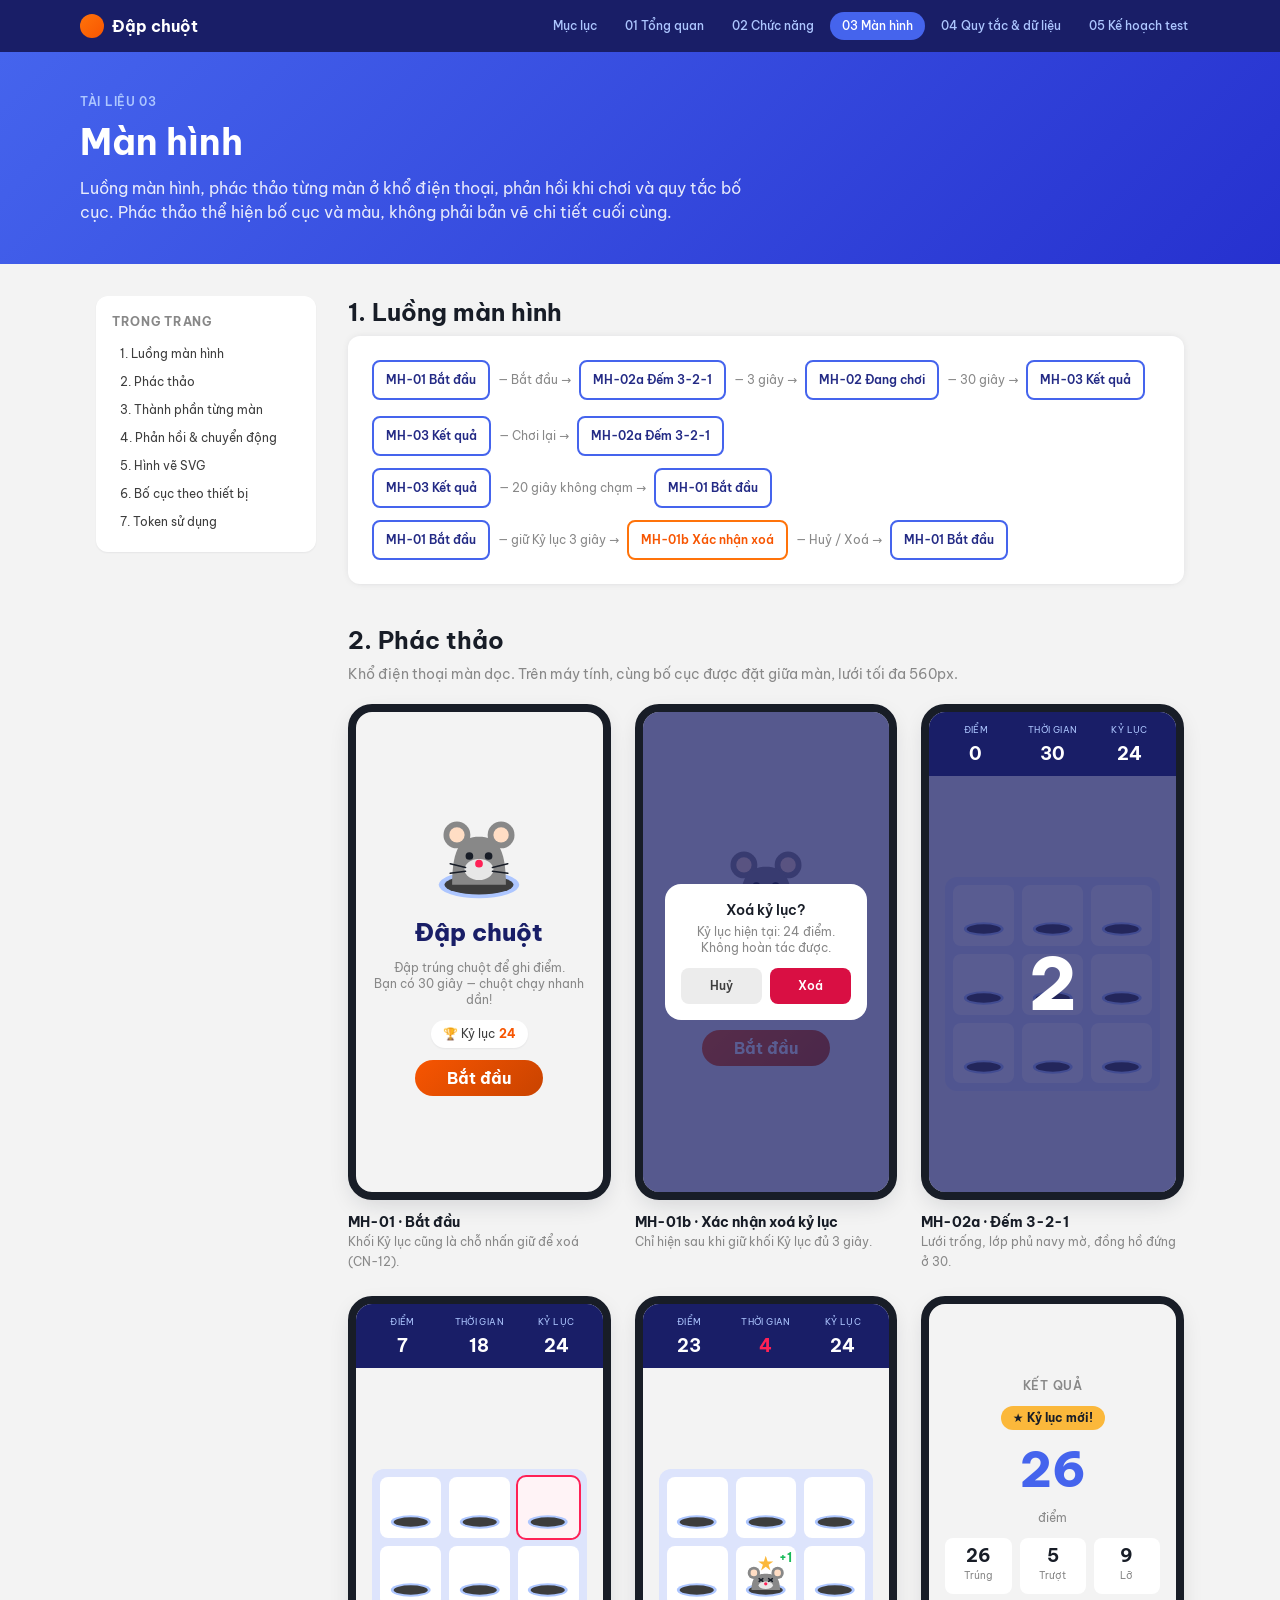
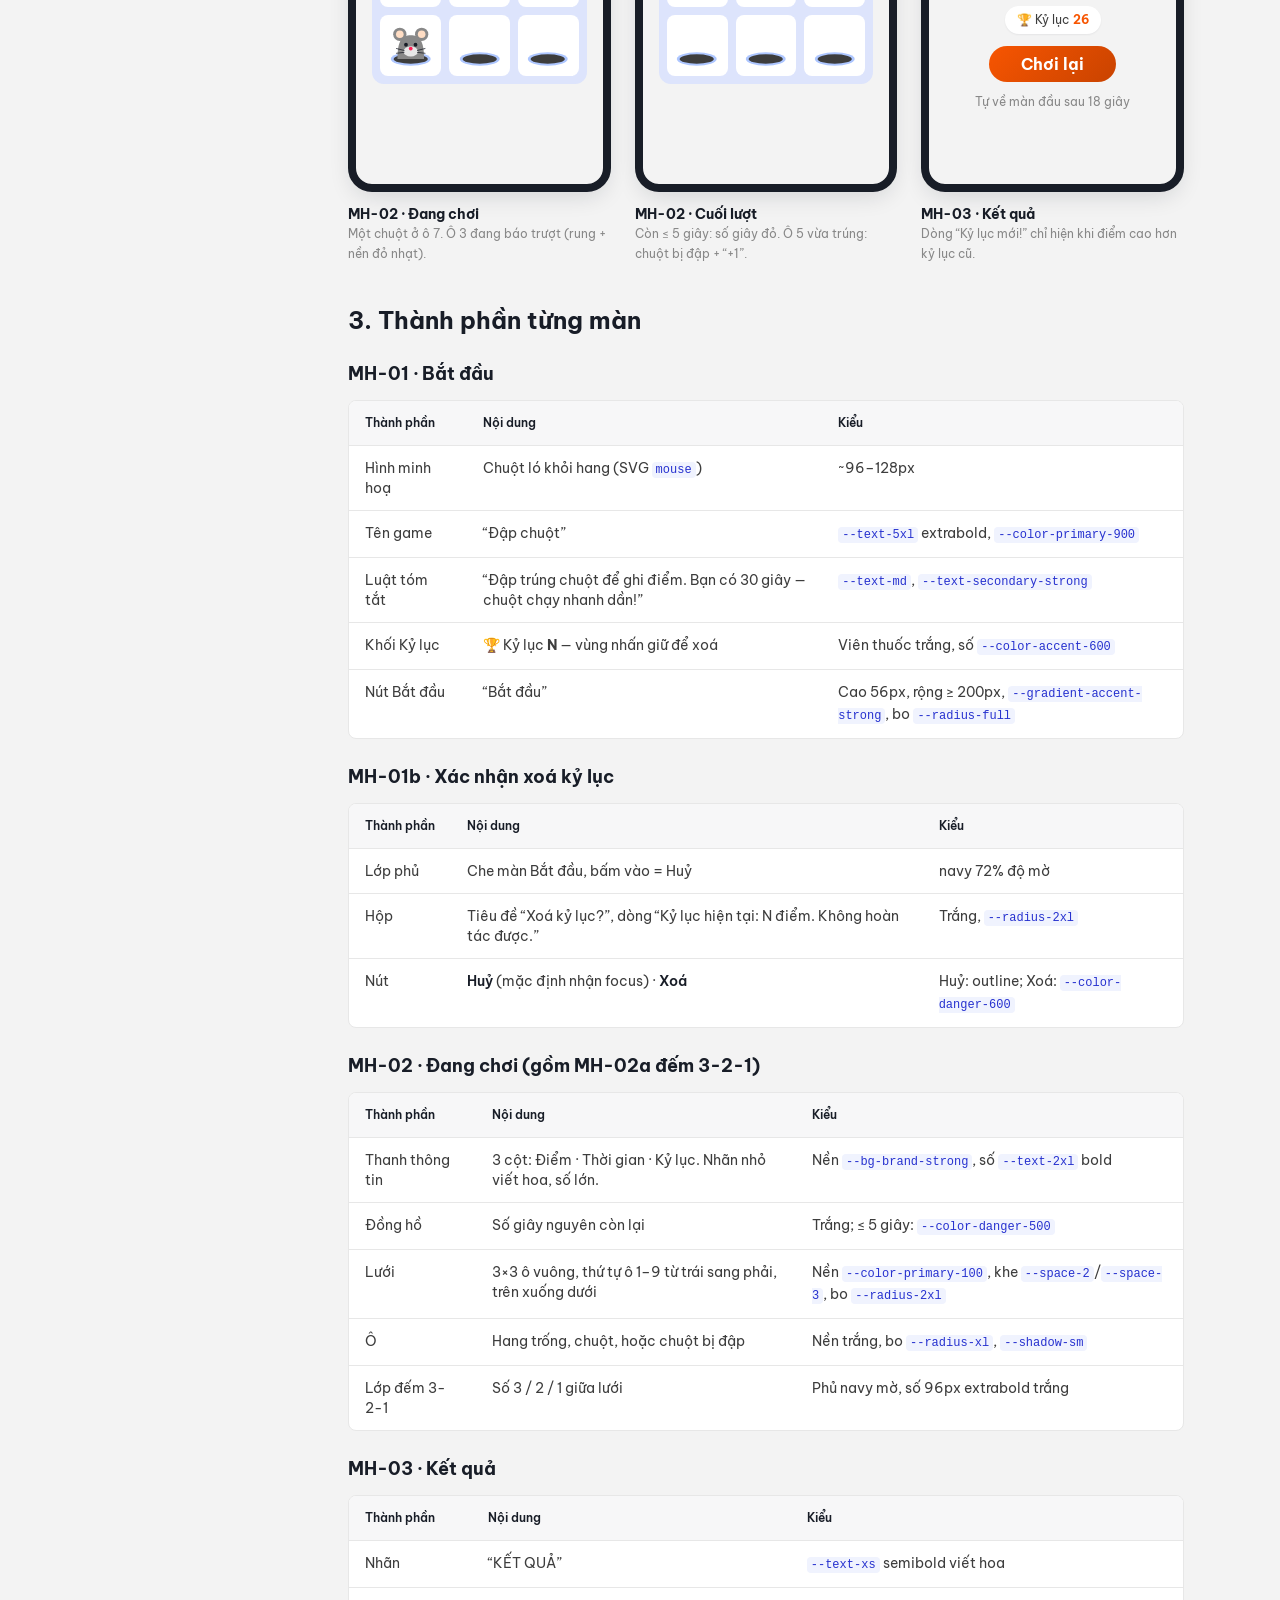
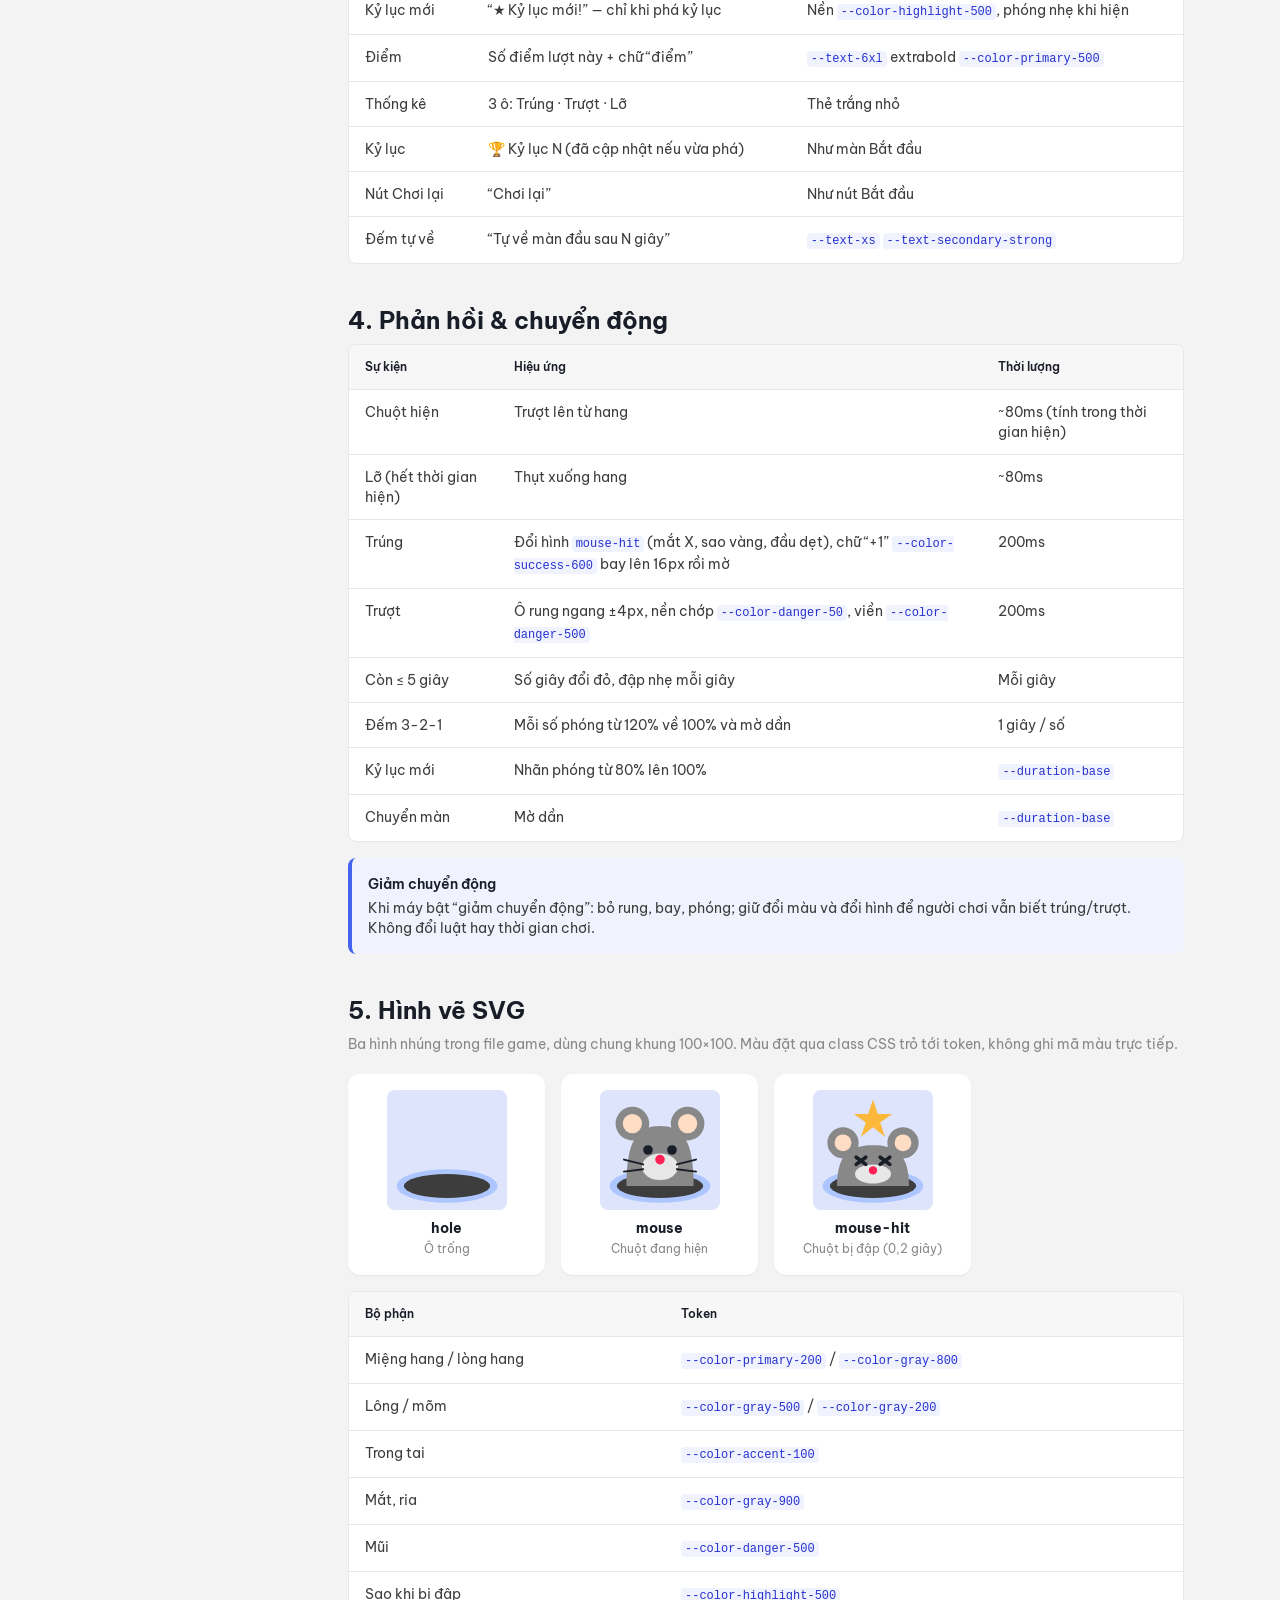
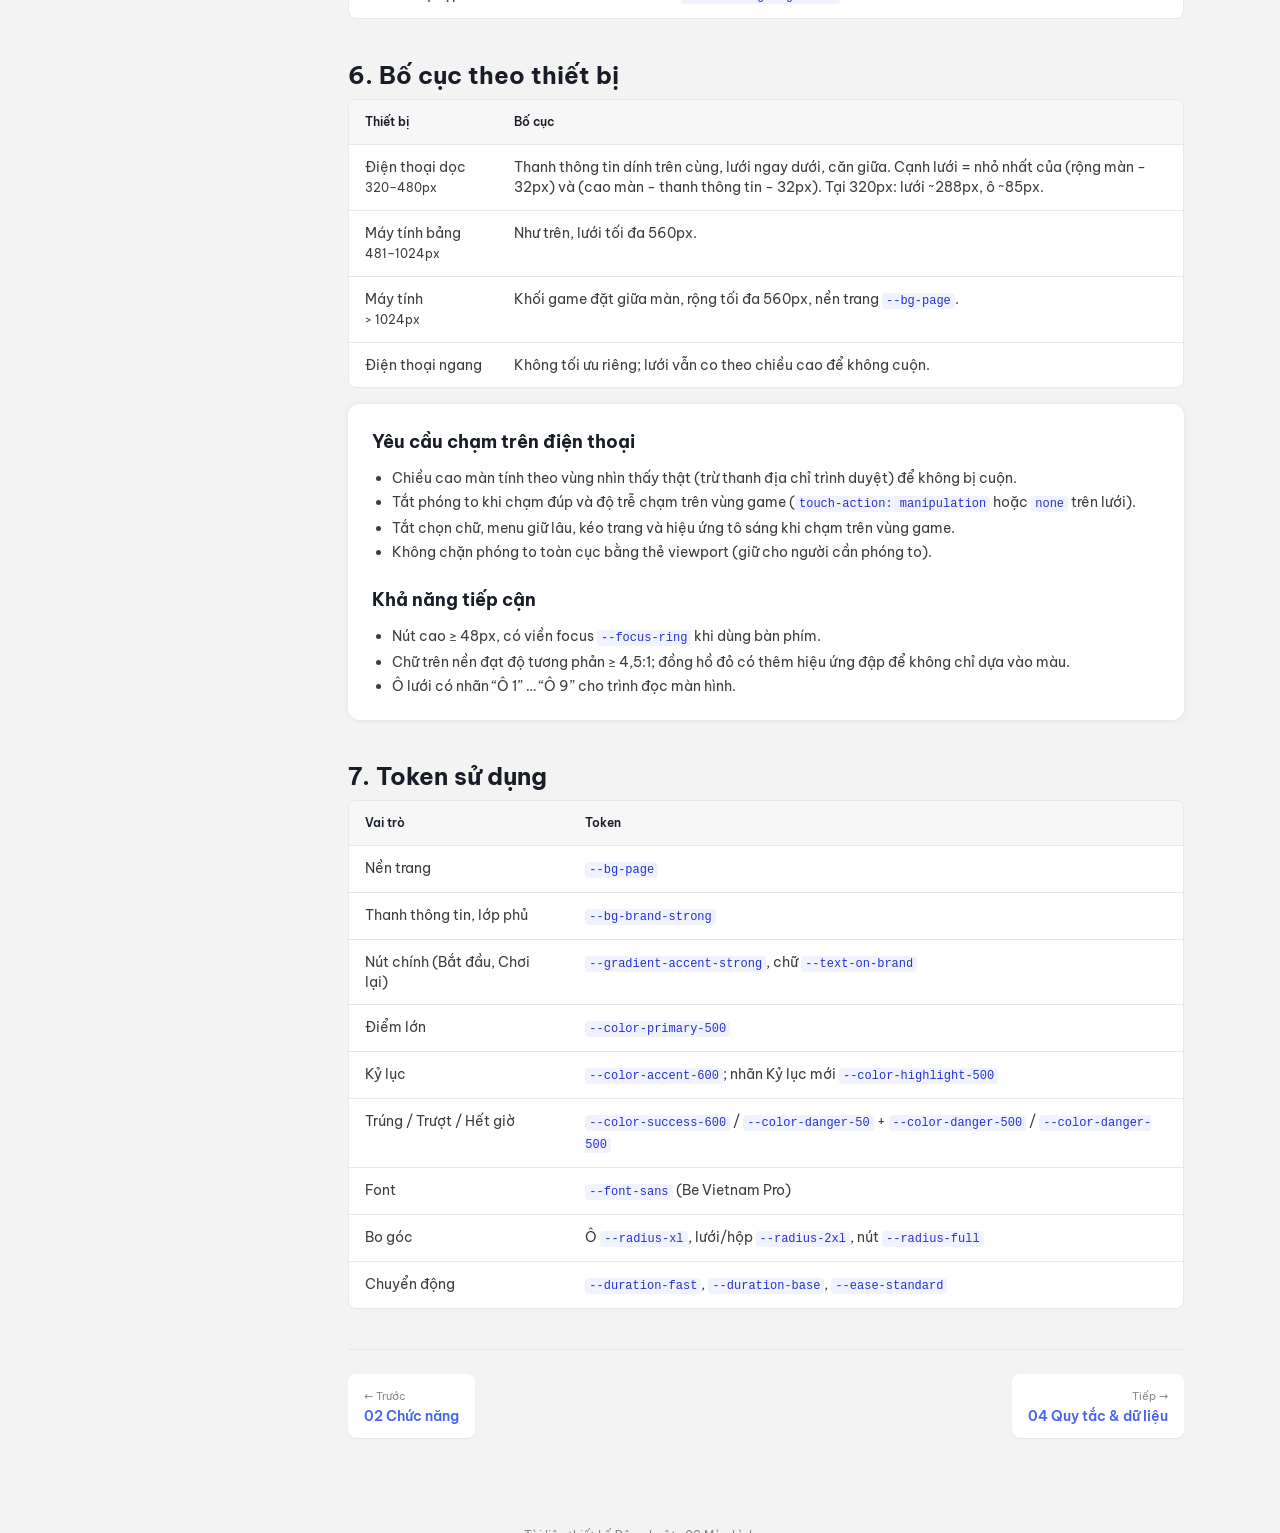
<file: docs/03-man-hinh.html>
<!doctype html>
<html lang="vi">
<head>
<meta charset="utf-8">
<meta name="viewport" content="width=device-width, initial-scale=1">
<title>Màn hình — Đập chuột</title>
<link rel="preconnect" href="https://fonts.googleapis.com">
<link rel="preconnect" href="https://fonts.gstatic.com" crossorigin>
<link href="https://fonts.googleapis.com/css2?family=Be+Vietnam+Pro:wght@400;500;600;700;800&display=swap" rel="stylesheet">
<link rel="stylesheet" href="../design/tokens.css">
<link rel="stylesheet" href="docs.css">
<style>
  /* Màu cho hình vẽ SVG — lấy từ tokens */
  .m-hole   { fill: var(--color-gray-800); }
  .m-rim    { fill: var(--color-primary-200); }
  .m-fur    { fill: var(--color-gray-500); }
  .m-light  { fill: var(--color-gray-200); }
  .m-ear    { fill: var(--color-accent-100); }
  .m-eye    { fill: var(--color-gray-900); }
  .m-nose   { fill: var(--color-danger-500); }
  .m-line   { stroke: var(--color-gray-900); stroke-width: 1.6; stroke-linecap: round; fill: none; }
  .m-xeye   { stroke: var(--color-gray-900); stroke-width: 3; stroke-linecap: round; }
  .m-star   { fill: var(--color-highlight-500); }
  .art-row { display: grid; grid-template-columns: repeat(auto-fill, minmax(160px, 1fr)); gap: var(--space-4); }
  .art { background: var(--bg-surface); border-radius: var(--radius-xl); box-shadow: var(--shadow-sm); padding: var(--space-4); text-align: center; }
  .art svg { width: 120px; height: 120px; display: block; margin: 0 auto var(--space-2); background: var(--color-primary-100); border-radius: var(--radius-lg); }
  .art b { display: block; color: var(--text-heading); }
  .art span { font-size: var(--text-xs); color: var(--text-secondary); }
  .shake { animation: shake 400ms var(--ease-standard) infinite alternate; }
  @keyframes shake { 0%, 100% { transform: translateX(0); } 25% { transform: translateX(-3px); } 75% { transform: translateX(3px); } }
  @media (prefers-reduced-motion: reduce) { .shake { animation: none; } }
</style>
</head>
<body>

<!-- Hình vẽ dùng chung cho các phác thảo -->
<svg width="0" height="0" style="position:absolute" aria-hidden="true">
  <defs>
    <symbol id="hole" viewBox="0 0 100 100">
      <ellipse class="m-rim" cx="50" cy="80" rx="42" ry="14"/>
      <ellipse class="m-hole" cx="50" cy="80" rx="36" ry="10"/>
    </symbol>
    <symbol id="mouse" viewBox="0 0 100 100">
      <ellipse class="m-rim" cx="50" cy="80" rx="42" ry="14"/>
      <ellipse class="m-hole" cx="50" cy="80" rx="36" ry="10"/>
      <circle class="m-fur" cx="27" cy="28" r="14"/><circle class="m-ear" cx="27" cy="28" r="8"/>
      <circle class="m-fur" cx="73" cy="28" r="14"/><circle class="m-ear" cx="73" cy="28" r="8"/>
      <path class="m-fur" d="M22 80 C22 40 32 30 50 30 C68 30 78 40 78 80 Z"/>
      <ellipse class="m-light" cx="50" cy="64" rx="15" ry="11"/>
      <circle class="m-eye" cx="40" cy="50" r="4"/><circle class="m-eye" cx="60" cy="50" r="4"/>
      <circle class="m-nose" cx="50" cy="58" r="4"/>
      <path class="m-line" d="M36 62 L20 58 M36 66 L20 68 M64 62 L80 58 M64 66 L80 68"/>
    </symbol>
    <symbol id="mouse-hit" viewBox="0 0 100 100">
      <ellipse class="m-rim" cx="50" cy="80" rx="42" ry="14"/>
      <ellipse class="m-hole" cx="50" cy="80" rx="36" ry="10"/>
      <circle class="m-fur" cx="25" cy="44" r="13"/><circle class="m-ear" cx="25" cy="44" r="7"/>
      <circle class="m-fur" cx="75" cy="44" r="13"/><circle class="m-ear" cx="75" cy="44" r="7"/>
      <path class="m-fur" d="M20 80 C20 52 32 46 50 46 C68 46 80 52 80 80 Z"/>
      <ellipse class="m-light" cx="50" cy="70" rx="15" ry="8"/>
      <path class="m-xeye" d="M36 56 L44 62 M44 56 L36 62 M56 56 L64 62 M64 56 L56 62"/>
      <circle class="m-nose" cx="50" cy="67" r="3.5"/>
      <path class="m-star" d="M50 8 L54 20 L66 20 L56 27 L60 39 L50 31 L40 39 L44 27 L34 20 L46 20 Z"/>
    </symbol>
  </defs>
</svg>

<header class="topbar">
  <div class="topbar-inner">
    <a class="brand" href="index.html"><span class="dot"></span>Đập chuột</a>
    <nav class="nav" aria-label="Tài liệu">
      <a href="index.html">Mục lục</a>
      <a href="01-tong-quan.html">01 Tổng quan</a>
      <a href="02-chuc-nang.html">02 Chức năng</a>
      <a href="03-man-hinh.html" aria-current="page">03 Màn hình</a>
      <a href="04-quy-tac-du-lieu.html">04 Quy tắc &amp; dữ liệu</a>
      <a href="05-ke-hoach-test.html">05 Kế hoạch test</a>
    </nav>
  </div>
</header>

<div class="hero">
  <div class="hero-inner">
    <div class="eyebrow">Tài liệu 03</div>
    <h1>Màn hình</h1>
    <p>Luồng màn hình, phác thảo từng màn ở khổ điện thoại, phản hồi khi chơi và quy tắc bố cục. Phác thảo thể hiện bố cục và màu, không phải bản vẽ chi tiết cuối cùng.</p>
  </div>
</div>

<main>
<div class="layout">
  <aside class="toc">
    <h2>Trong trang</h2>
    <ol>
      <li><a href="#luong">1. Luồng màn hình</a></li>
      <li><a href="#phac-thao">2. Phác thảo</a></li>
      <li><a href="#chi-tiet">3. Thành phần từng màn</a></li>
      <li><a href="#phan-hoi">4. Phản hồi &amp; chuyển động</a></li>
      <li><a href="#hinh-ve">5. Hình vẽ SVG</a></li>
      <li><a href="#bo-cuc">6. Bố cục theo thiết bị</a></li>
      <li><a href="#token">7. Token sử dụng</a></li>
    </ol>
  </aside>

  <div>
    <section id="luong">
      <h2 class="section-title">1. Luồng màn hình</h2>
      <div class="panel">
        <div class="flow">
          <span class="node">MH-01 Bắt đầu</span><span class="arrow">— Bắt đầu →</span>
          <span class="node">MH-02a Đếm 3-2-1</span><span class="arrow">— 3 giây →</span>
          <span class="node">MH-02 Đang chơi</span><span class="arrow">— 30 giây →</span>
          <span class="node">MH-03 Kết quả</span>
        </div>
        <div class="flow" style="margin-top: var(--space-4);">
          <span class="node">MH-03 Kết quả</span><span class="arrow">— Chơi lại →</span><span class="node">MH-02a Đếm 3-2-1</span>
        </div>
        <div class="flow" style="margin-top: var(--space-3);">
          <span class="node">MH-03 Kết quả</span><span class="arrow">— 20 giây không chạm →</span><span class="node">MH-01 Bắt đầu</span>
        </div>
        <div class="flow" style="margin-top: var(--space-3);">
          <span class="node">MH-01 Bắt đầu</span><span class="arrow">— giữ Kỷ lục 3 giây →</span><span class="node alt">MH-01b Xác nhận xoá</span><span class="arrow">— Huỷ / Xoá →</span><span class="node">MH-01 Bắt đầu</span>
        </div>
      </div>
    </section>

    <section id="phac-thao">
      <h2 class="section-title">2. Phác thảo</h2>
      <p class="section-desc">Khổ điện thoại màn dọc. Trên máy tính, cùng bố cục được đặt giữa màn, lưới tối đa 560px.</p>
      <div class="screens">

        <figure class="screen-fig">
          <div class="phone">
            <div class="ph-body">
              <svg width="96" height="96" aria-hidden="true"><use href="#mouse"/></svg>
              <div class="ph-title">Đập chuột</div>
              <p class="ph-text">Đập trúng chuột để ghi điểm.<br>Bạn có 30 giây — chuột chạy nhanh dần!</p>
              <span class="ph-record">🏆 Kỷ lục <b>24</b></span>
              <span class="ph-btn">Bắt đầu</span>
            </div>
          </div>
          <figcaption><b>MH-01 · Bắt đầu</b>Khối Kỷ lục cũng là chỗ nhấn giữ để xoá (CN-12).</figcaption>
        </figure>

        <figure class="screen-fig">
          <div class="phone">
            <div class="ph-body">
              <svg width="96" height="96" aria-hidden="true"><use href="#mouse"/></svg>
              <div class="ph-title">Đập chuột</div>
              <span class="ph-record">🏆 Kỷ lục <b>24</b></span>
              <span class="ph-btn">Bắt đầu</span>
            </div>
            <div class="ph-overlay">
              <div class="ph-dialog">
                <strong>Xoá kỷ lục?</strong>
                <p class="ph-text" style="margin-top: var(--space-1);">Kỷ lục hiện tại: 24 điểm. Không hoàn tác được.</p>
                <div class="row">
                  <span style="background: var(--color-gray-150);">Huỷ</span>
                  <span style="background: var(--color-danger-600); color: var(--text-on-brand);">Xoá</span>
                </div>
              </div>
            </div>
          </div>
          <figcaption><b>MH-01b · Xác nhận xoá kỷ lục</b>Chỉ hiện sau khi giữ khối Kỷ lục đủ 3 giây.</figcaption>
        </figure>

        <figure class="screen-fig">
          <div class="phone">
            <div class="ph-hud">
              <div><small>Điểm</small><b>0</b></div>
              <div><small>Thời gian</small><b>30</b></div>
              <div><small>Kỷ lục</small><b>24</b></div>
            </div>
            <div class="ph-body">
              <div class="ph-grid">
                <div class="ph-cell"><svg><use href="#hole"/></svg></div><div class="ph-cell"><svg><use href="#hole"/></svg></div><div class="ph-cell"><svg><use href="#hole"/></svg></div>
                <div class="ph-cell"><svg><use href="#hole"/></svg></div><div class="ph-cell"><svg><use href="#hole"/></svg></div><div class="ph-cell"><svg><use href="#hole"/></svg></div>
                <div class="ph-cell"><svg><use href="#hole"/></svg></div><div class="ph-cell"><svg><use href="#hole"/></svg></div><div class="ph-cell"><svg><use href="#hole"/></svg></div>
              </div>
            </div>
            <div class="ph-overlay" style="top: 64px;"><div class="big">2</div></div>
          </div>
          <figcaption><b>MH-02a · Đếm 3-2-1</b>Lưới trống, lớp phủ navy mờ, đồng hồ đứng ở 30.</figcaption>
        </figure>

        <figure class="screen-fig">
          <div class="phone">
            <div class="ph-hud">
              <div><small>Điểm</small><b>7</b></div>
              <div><small>Thời gian</small><b>18</b></div>
              <div><small>Kỷ lục</small><b>24</b></div>
            </div>
            <div class="ph-body">
              <div class="ph-grid">
                <div class="ph-cell"><svg><use href="#hole"/></svg></div><div class="ph-cell"><svg><use href="#hole"/></svg></div><div class="ph-cell miss shake"><svg><use href="#hole"/></svg></div>
                <div class="ph-cell"><svg><use href="#hole"/></svg></div><div class="ph-cell"><svg><use href="#hole"/></svg></div><div class="ph-cell"><svg><use href="#hole"/></svg></div>
                <div class="ph-cell"><svg><use href="#mouse"/></svg></div><div class="ph-cell"><svg><use href="#hole"/></svg></div><div class="ph-cell"><svg><use href="#hole"/></svg></div>
              </div>
            </div>
          </div>
          <figcaption><b>MH-02 · Đang chơi</b>Một chuột ở ô 7. Ô 3 đang báo trượt (rung + nền đỏ nhạt).</figcaption>
        </figure>

        <figure class="screen-fig">
          <div class="phone">
            <div class="ph-hud">
              <div><small>Điểm</small><b>23</b></div>
              <div class="warn"><small>Thời gian</small><b>4</b></div>
              <div><small>Kỷ lục</small><b>24</b></div>
            </div>
            <div class="ph-body">
              <div class="ph-grid">
                <div class="ph-cell"><svg><use href="#hole"/></svg></div><div class="ph-cell"><svg><use href="#hole"/></svg></div><div class="ph-cell"><svg><use href="#hole"/></svg></div>
                <div class="ph-cell"><svg><use href="#hole"/></svg></div><div class="ph-cell"><svg><use href="#mouse-hit"/></svg><span class="plus">+1</span></div><div class="ph-cell"><svg><use href="#hole"/></svg></div>
                <div class="ph-cell"><svg><use href="#hole"/></svg></div><div class="ph-cell"><svg><use href="#hole"/></svg></div><div class="ph-cell"><svg><use href="#hole"/></svg></div>
              </div>
            </div>
          </div>
          <figcaption><b>MH-02 · Cuối lượt</b>Còn ≤ 5 giây: số giây đỏ. Ô 5 vừa trúng: chuột bị đập + “+1”.</figcaption>
        </figure>

        <figure class="screen-fig">
          <div class="phone">
            <div class="ph-body">
              <p class="ph-text" style="text-transform: uppercase; letter-spacing: .06em; font-weight: 600;">Kết quả</p>
              <span class="ph-new">★ Kỷ lục mới!</span>
              <div class="ph-score">26</div>
              <p class="ph-text">điểm</p>
              <div class="ph-stats">
                <div><b>26</b>Trúng</div>
                <div><b>5</b>Trượt</div>
                <div><b>9</b>Lỡ</div>
              </div>
              <span class="ph-record">🏆 Kỷ lục <b>26</b></span>
              <span class="ph-btn">Chơi lại</span>
              <p class="ph-text">Tự về màn đầu sau 18 giây</p>
            </div>
          </div>
          <figcaption><b>MH-03 · Kết quả</b>Dòng “Kỷ lục mới!” chỉ hiện khi điểm cao hơn kỷ lục cũ.</figcaption>
        </figure>
      </div>
    </section>

    <section id="chi-tiet">
      <h2 class="section-title">3. Thành phần từng màn</h2>

      <h3 class="sub">MH-01 · Bắt đầu</h3>
      <div class="table-wrap">
        <table>
          <thead><tr><th>Thành phần</th><th>Nội dung</th><th>Kiểu</th></tr></thead>
          <tbody>
            <tr><td>Hình minh hoạ</td><td>Chuột ló khỏi hang (SVG <code>mouse</code>)</td><td>~96–128px</td></tr>
            <tr><td>Tên game</td><td>“Đập chuột”</td><td><code>--text-5xl</code> extrabold, <code>--color-primary-900</code></td></tr>
            <tr><td>Luật tóm tắt</td><td>“Đập trúng chuột để ghi điểm. Bạn có 30 giây — chuột chạy nhanh dần!”</td><td><code>--text-md</code>, <code>--text-secondary-strong</code></td></tr>
            <tr><td>Khối Kỷ lục</td><td>🏆 Kỷ lục <b>N</b> — vùng nhấn giữ để xoá</td><td>Viên thuốc trắng, số <code>--color-accent-600</code></td></tr>
            <tr><td>Nút Bắt đầu</td><td>“Bắt đầu”</td><td>Cao 56px, rộng ≥ 200px, <code>--gradient-accent-strong</code>, bo <code>--radius-full</code></td></tr>
          </tbody>
        </table>
      </div>

      <h3 class="sub">MH-01b · Xác nhận xoá kỷ lục</h3>
      <div class="table-wrap">
        <table>
          <thead><tr><th>Thành phần</th><th>Nội dung</th><th>Kiểu</th></tr></thead>
          <tbody>
            <tr><td>Lớp phủ</td><td>Che màn Bắt đầu, bấm vào = Huỷ</td><td>navy 72% độ mờ</td></tr>
            <tr><td>Hộp</td><td>Tiêu đề “Xoá kỷ lục?”, dòng “Kỷ lục hiện tại: N điểm. Không hoàn tác được.”</td><td>Trắng, <code>--radius-2xl</code></td></tr>
            <tr><td>Nút</td><td><strong>Huỷ</strong> (mặc định nhận focus) · <strong>Xoá</strong></td><td>Huỷ: outline; Xoá: <code>--color-danger-600</code></td></tr>
          </tbody>
        </table>
      </div>

      <h3 class="sub">MH-02 · Đang chơi (gồm MH-02a đếm 3-2-1)</h3>
      <div class="table-wrap">
        <table>
          <thead><tr><th>Thành phần</th><th>Nội dung</th><th>Kiểu</th></tr></thead>
          <tbody>
            <tr><td>Thanh thông tin</td><td>3 cột: Điểm · Thời gian · Kỷ lục. Nhãn nhỏ viết hoa, số lớn.</td><td>Nền <code>--bg-brand-strong</code>, số <code>--text-2xl</code> bold</td></tr>
            <tr><td>Đồng hồ</td><td>Số giây nguyên còn lại</td><td>Trắng; ≤ 5 giây: <code>--color-danger-500</code></td></tr>
            <tr><td>Lưới</td><td>3×3 ô vuông, thứ tự ô 1–9 từ trái sang phải, trên xuống dưới</td><td>Nền <code>--color-primary-100</code>, khe <code>--space-2</code>/<code>--space-3</code>, bo <code>--radius-2xl</code></td></tr>
            <tr><td>Ô</td><td>Hang trống, chuột, hoặc chuột bị đập</td><td>Nền trắng, bo <code>--radius-xl</code>, <code>--shadow-sm</code></td></tr>
            <tr><td>Lớp đếm 3-2-1</td><td>Số 3 / 2 / 1 giữa lưới</td><td>Phủ navy mờ, số 96px extrabold trắng</td></tr>
          </tbody>
        </table>
      </div>

      <h3 class="sub">MH-03 · Kết quả</h3>
      <div class="table-wrap">
        <table>
          <thead><tr><th>Thành phần</th><th>Nội dung</th><th>Kiểu</th></tr></thead>
          <tbody>
            <tr><td>Nhãn</td><td>“KẾT QUẢ”</td><td><code>--text-xs</code> semibold viết hoa</td></tr>
            <tr><td>Kỷ lục mới</td><td>“★ Kỷ lục mới!” — chỉ khi phá kỷ lục</td><td>Nền <code>--color-highlight-500</code>, phóng nhẹ khi hiện</td></tr>
            <tr><td>Điểm</td><td>Số điểm lượt này + chữ “điểm”</td><td><code>--text-6xl</code> extrabold <code>--color-primary-500</code></td></tr>
            <tr><td>Thống kê</td><td>3 ô: Trúng · Trượt · Lỡ</td><td>Thẻ trắng nhỏ</td></tr>
            <tr><td>Kỷ lục</td><td>🏆 Kỷ lục N (đã cập nhật nếu vừa phá)</td><td>Như màn Bắt đầu</td></tr>
            <tr><td>Nút Chơi lại</td><td>“Chơi lại”</td><td>Như nút Bắt đầu</td></tr>
            <tr><td>Đếm tự về</td><td>“Tự về màn đầu sau N giây”</td><td><code>--text-xs</code> <code>--text-secondary-strong</code></td></tr>
          </tbody>
        </table>
      </div>
    </section>

    <section id="phan-hoi">
      <h2 class="section-title">4. Phản hồi &amp; chuyển động</h2>
      <div class="table-wrap">
        <table>
          <thead><tr><th>Sự kiện</th><th>Hiệu ứng</th><th>Thời lượng</th></tr></thead>
          <tbody>
            <tr><td>Chuột hiện</td><td>Trượt lên từ hang</td><td>~80ms (tính trong thời gian hiện)</td></tr>
            <tr><td>Lỡ (hết thời gian hiện)</td><td>Thụt xuống hang</td><td>~80ms</td></tr>
            <tr><td>Trúng</td><td>Đổi hình <code>mouse-hit</code> (mắt X, sao vàng, đầu dẹt), chữ “+1” <code>--color-success-600</code> bay lên 16px rồi mờ</td><td>200ms</td></tr>
            <tr><td>Trượt</td><td>Ô rung ngang ±4px, nền chớp <code>--color-danger-50</code>, viền <code>--color-danger-500</code></td><td>200ms</td></tr>
            <tr><td>Còn ≤ 5 giây</td><td>Số giây đổi đỏ, đập nhẹ mỗi giây</td><td>Mỗi giây</td></tr>
            <tr><td>Đếm 3-2-1</td><td>Mỗi số phóng từ 120% về 100% và mờ dần</td><td>1 giây / số</td></tr>
            <tr><td>Kỷ lục mới</td><td>Nhãn phóng từ 80% lên 100%</td><td><code>--duration-base</code></td></tr>
            <tr><td>Chuyển màn</td><td>Mờ dần</td><td><code>--duration-base</code></td></tr>
          </tbody>
        </table>
      </div>
      <div class="callout">
        <div>
          <strong>Giảm chuyển động</strong>
          <p>Khi máy bật “giảm chuyển động”: bỏ rung, bay, phóng; giữ đổi màu và đổi hình để người chơi vẫn biết trúng/trượt. Không đổi luật hay thời gian chơi.</p>
        </div>
      </div>
    </section>

    <section id="hinh-ve">
      <h2 class="section-title">5. Hình vẽ SVG</h2>
      <p class="section-desc">Ba hình nhúng trong file game, dùng chung khung 100×100. Màu đặt qua class CSS trỏ tới token, không ghi mã màu trực tiếp.</p>
      <div class="art-row">
        <div class="art"><svg aria-hidden="true"><use href="#hole"/></svg><b>hole</b><span>Ô trống</span></div>
        <div class="art"><svg aria-hidden="true"><use href="#mouse"/></svg><b>mouse</b><span>Chuột đang hiện</span></div>
        <div class="art"><svg aria-hidden="true"><use href="#mouse-hit"/></svg><b>mouse-hit</b><span>Chuột bị đập (0,2 giây)</span></div>
      </div>
      <div class="table-wrap" style="margin-top: var(--space-4);">
        <table>
          <thead><tr><th>Bộ phận</th><th>Token</th></tr></thead>
          <tbody>
            <tr><td>Miệng hang / lòng hang</td><td><code>--color-primary-200</code> / <code>--color-gray-800</code></td></tr>
            <tr><td>Lông / mõm</td><td><code>--color-gray-500</code> / <code>--color-gray-200</code></td></tr>
            <tr><td>Trong tai</td><td><code>--color-accent-100</code></td></tr>
            <tr><td>Mắt, ria</td><td><code>--color-gray-900</code></td></tr>
            <tr><td>Mũi</td><td><code>--color-danger-500</code></td></tr>
            <tr><td>Sao khi bị đập</td><td><code>--color-highlight-500</code></td></tr>
          </tbody>
        </table>
      </div>
    </section>

    <section id="bo-cuc">
      <h2 class="section-title">6. Bố cục theo thiết bị</h2>
      <div class="table-wrap">
        <table>
          <thead><tr><th>Thiết bị</th><th>Bố cục</th></tr></thead>
          <tbody>
            <tr><td class="nowrap">Điện thoại dọc<br><small>320–480px</small></td><td>Thanh thông tin dính trên cùng, lưới ngay dưới, căn giữa. Cạnh lưới = nhỏ nhất của (rộng màn − 32px) và (cao màn − thanh thông tin − 32px). Tại 320px: lưới ~288px, ô ~85px.</td></tr>
            <tr><td class="nowrap">Máy tính bảng<br><small>481–1024px</small></td><td>Như trên, lưới tối đa 560px.</td></tr>
            <tr><td class="nowrap">Máy tính<br><small>&gt; 1024px</small></td><td>Khối game đặt giữa màn, rộng tối đa 560px, nền trang <code>--bg-page</code>.</td></tr>
            <tr><td class="nowrap">Điện thoại ngang</td><td>Không tối ưu riêng; lưới vẫn co theo chiều cao để không cuộn.</td></tr>
          </tbody>
        </table>
      </div>
      <div class="panel" style="margin-top: var(--space-4);">
        <h3 class="sub">Yêu cầu chạm trên điện thoại</h3>
        <ul>
          <li>Chiều cao màn tính theo vùng nhìn thấy thật (trừ thanh địa chỉ trình duyệt) để không bị cuộn.</li>
          <li>Tắt phóng to khi chạm đúp và độ trễ chạm trên vùng game (<code>touch-action: manipulation</code> hoặc <code>none</code> trên lưới).</li>
          <li>Tắt chọn chữ, menu giữ lâu, kéo trang và hiệu ứng tô sáng khi chạm trên vùng game.</li>
          <li>Không chặn phóng to toàn cục bằng thẻ viewport (giữ cho người cần phóng to).</li>
        </ul>
        <h3 class="sub">Khả năng tiếp cận</h3>
        <ul>
          <li>Nút cao ≥ 48px, có viền focus <code>--focus-ring</code> khi dùng bàn phím.</li>
          <li>Chữ trên nền đạt độ tương phản ≥ 4,5:1; đồng hồ đỏ có thêm hiệu ứng đập để không chỉ dựa vào màu.</li>
          <li>Ô lưới có nhãn “Ô 1” … “Ô 9” cho trình đọc màn hình.</li>
        </ul>
      </div>
    </section>

    <section id="token">
      <h2 class="section-title">7. Token sử dụng</h2>
      <div class="table-wrap">
        <table>
          <thead><tr><th>Vai trò</th><th>Token</th></tr></thead>
          <tbody>
            <tr><td>Nền trang</td><td><code>--bg-page</code></td></tr>
            <tr><td>Thanh thông tin, lớp phủ</td><td><code>--bg-brand-strong</code></td></tr>
            <tr><td>Nút chính (Bắt đầu, Chơi lại)</td><td><code>--gradient-accent-strong</code>, chữ <code>--text-on-brand</code></td></tr>
            <tr><td>Điểm lớn</td><td><code>--color-primary-500</code></td></tr>
            <tr><td>Kỷ lục</td><td><code>--color-accent-600</code>; nhãn Kỷ lục mới <code>--color-highlight-500</code></td></tr>
            <tr><td>Trúng / Trượt / Hết giờ</td><td><code>--color-success-600</code> / <code>--color-danger-50</code> + <code>--color-danger-500</code> / <code>--color-danger-500</code></td></tr>
            <tr><td>Font</td><td><code>--font-sans</code> (Be Vietnam Pro)</td></tr>
            <tr><td>Bo góc</td><td>Ô <code>--radius-xl</code>, lưới/hộp <code>--radius-2xl</code>, nút <code>--radius-full</code></td></tr>
            <tr><td>Chuyển động</td><td><code>--duration-fast</code>, <code>--duration-base</code>, <code>--ease-standard</code></td></tr>
          </tbody>
        </table>
      </div>
    </section>

    <nav class="pager">
      <a href="02-chuc-nang.html"><small>← Trước</small><span>02 Chức năng</span></a>
      <a class="next" href="04-quy-tac-du-lieu.html"><small>Tiếp →</small><span>04 Quy tắc &amp; dữ liệu</span></a>
    </nav>
  </div>
</div>
</main>

<footer class="foot">Tài liệu thiết kế Đập chuột · 03 Màn hình</footer>
</body>
</html>
</file>
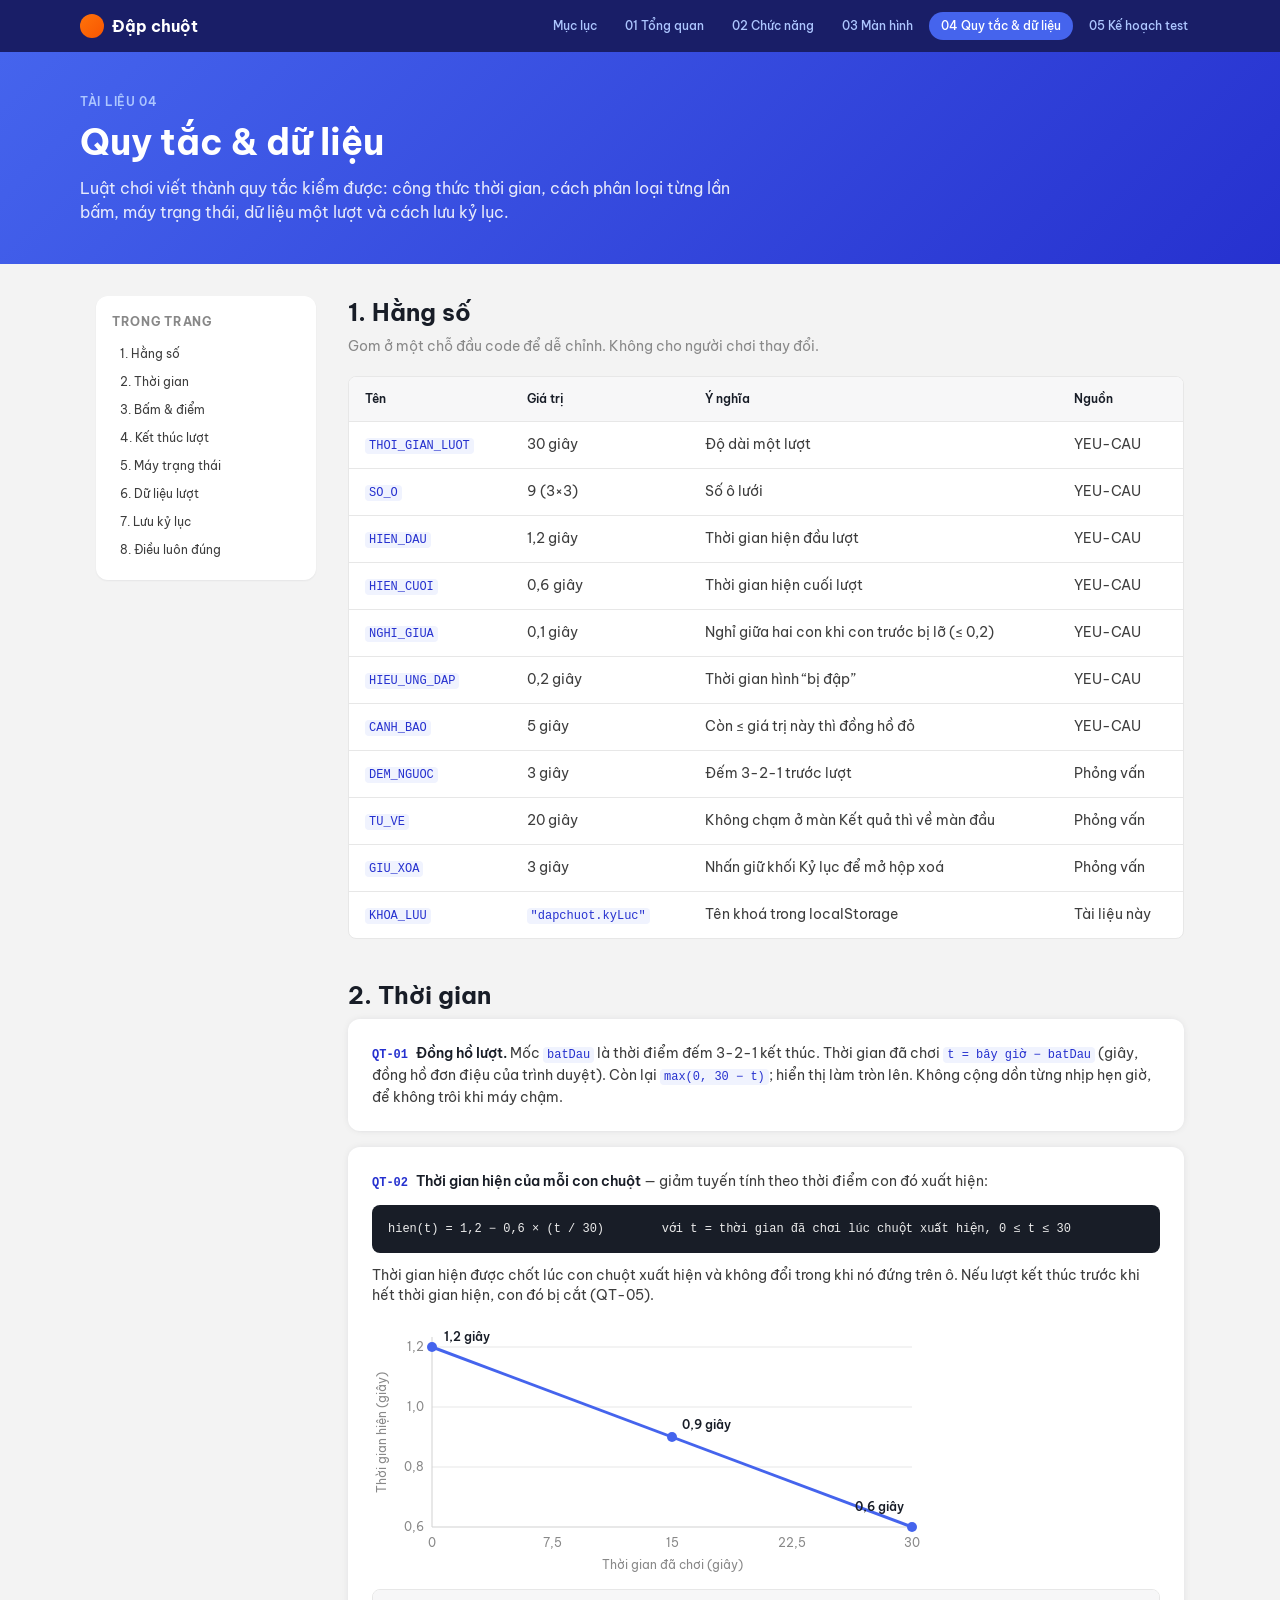
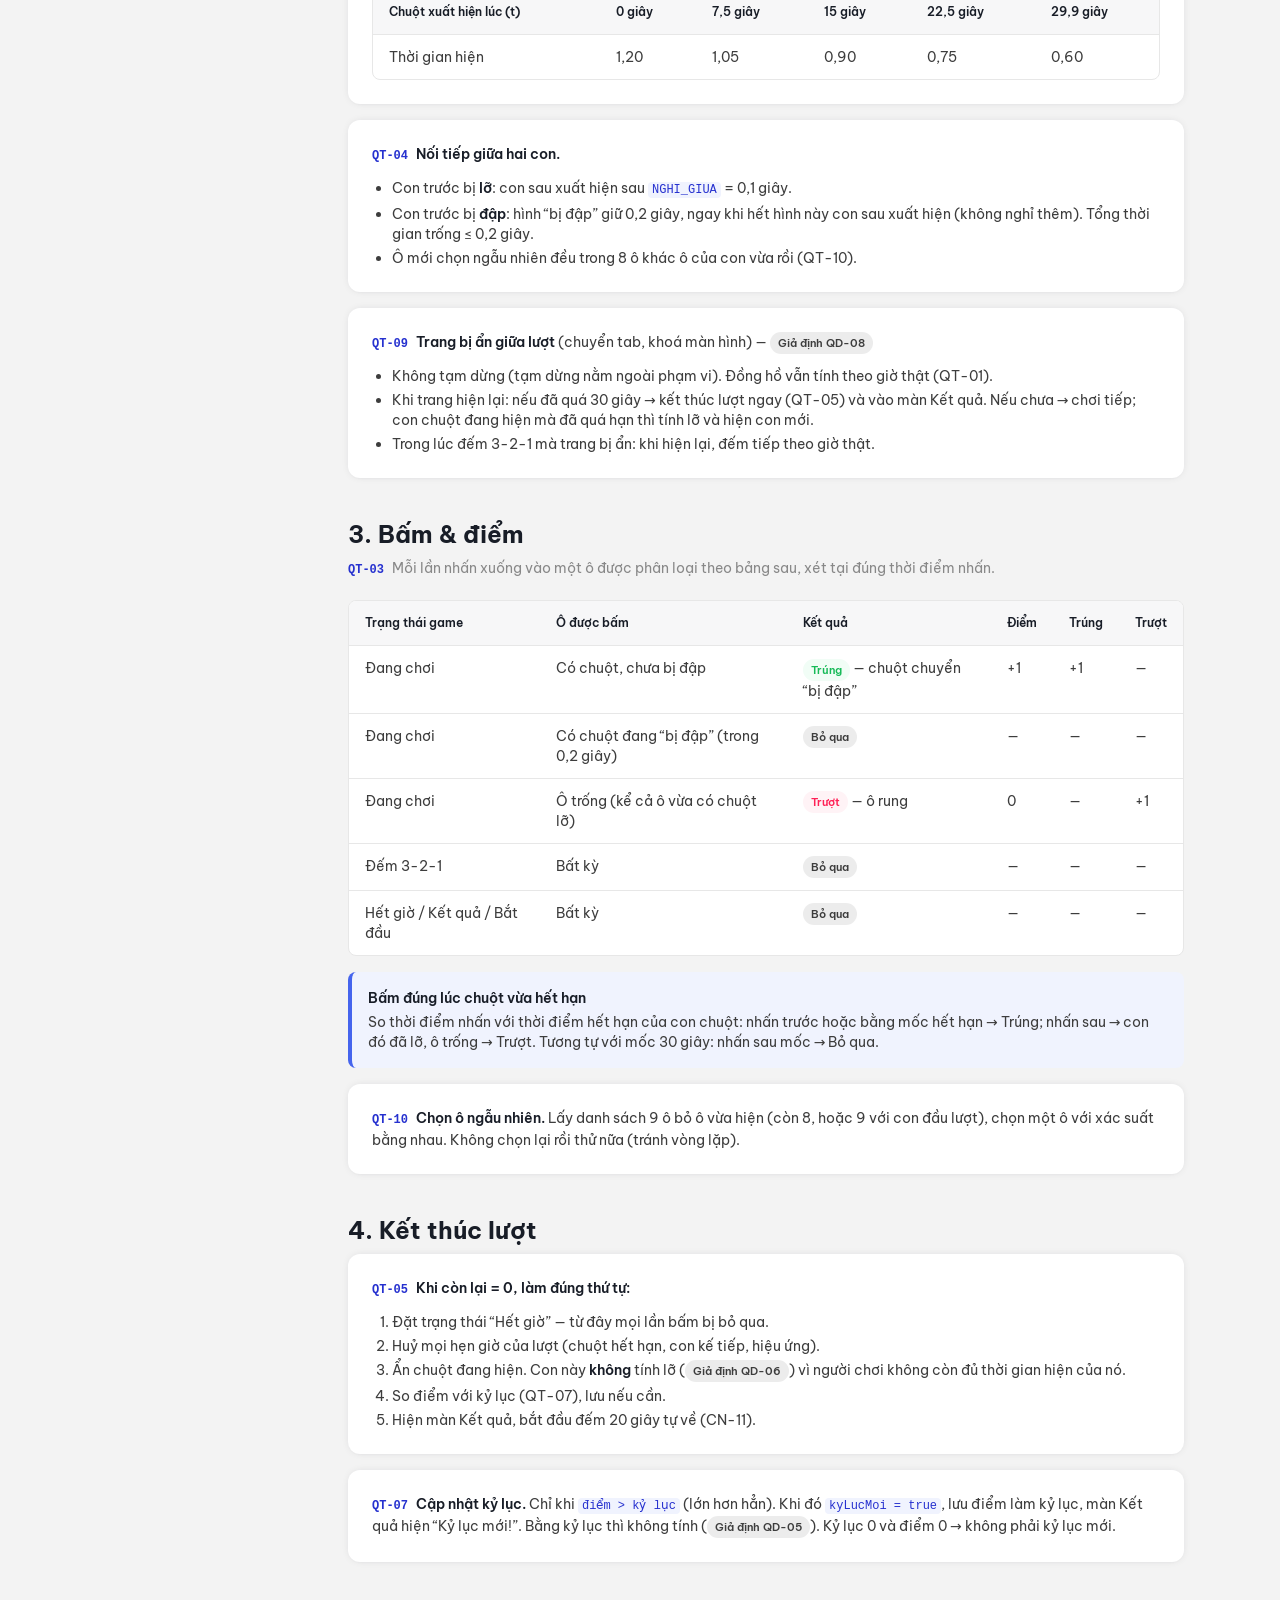
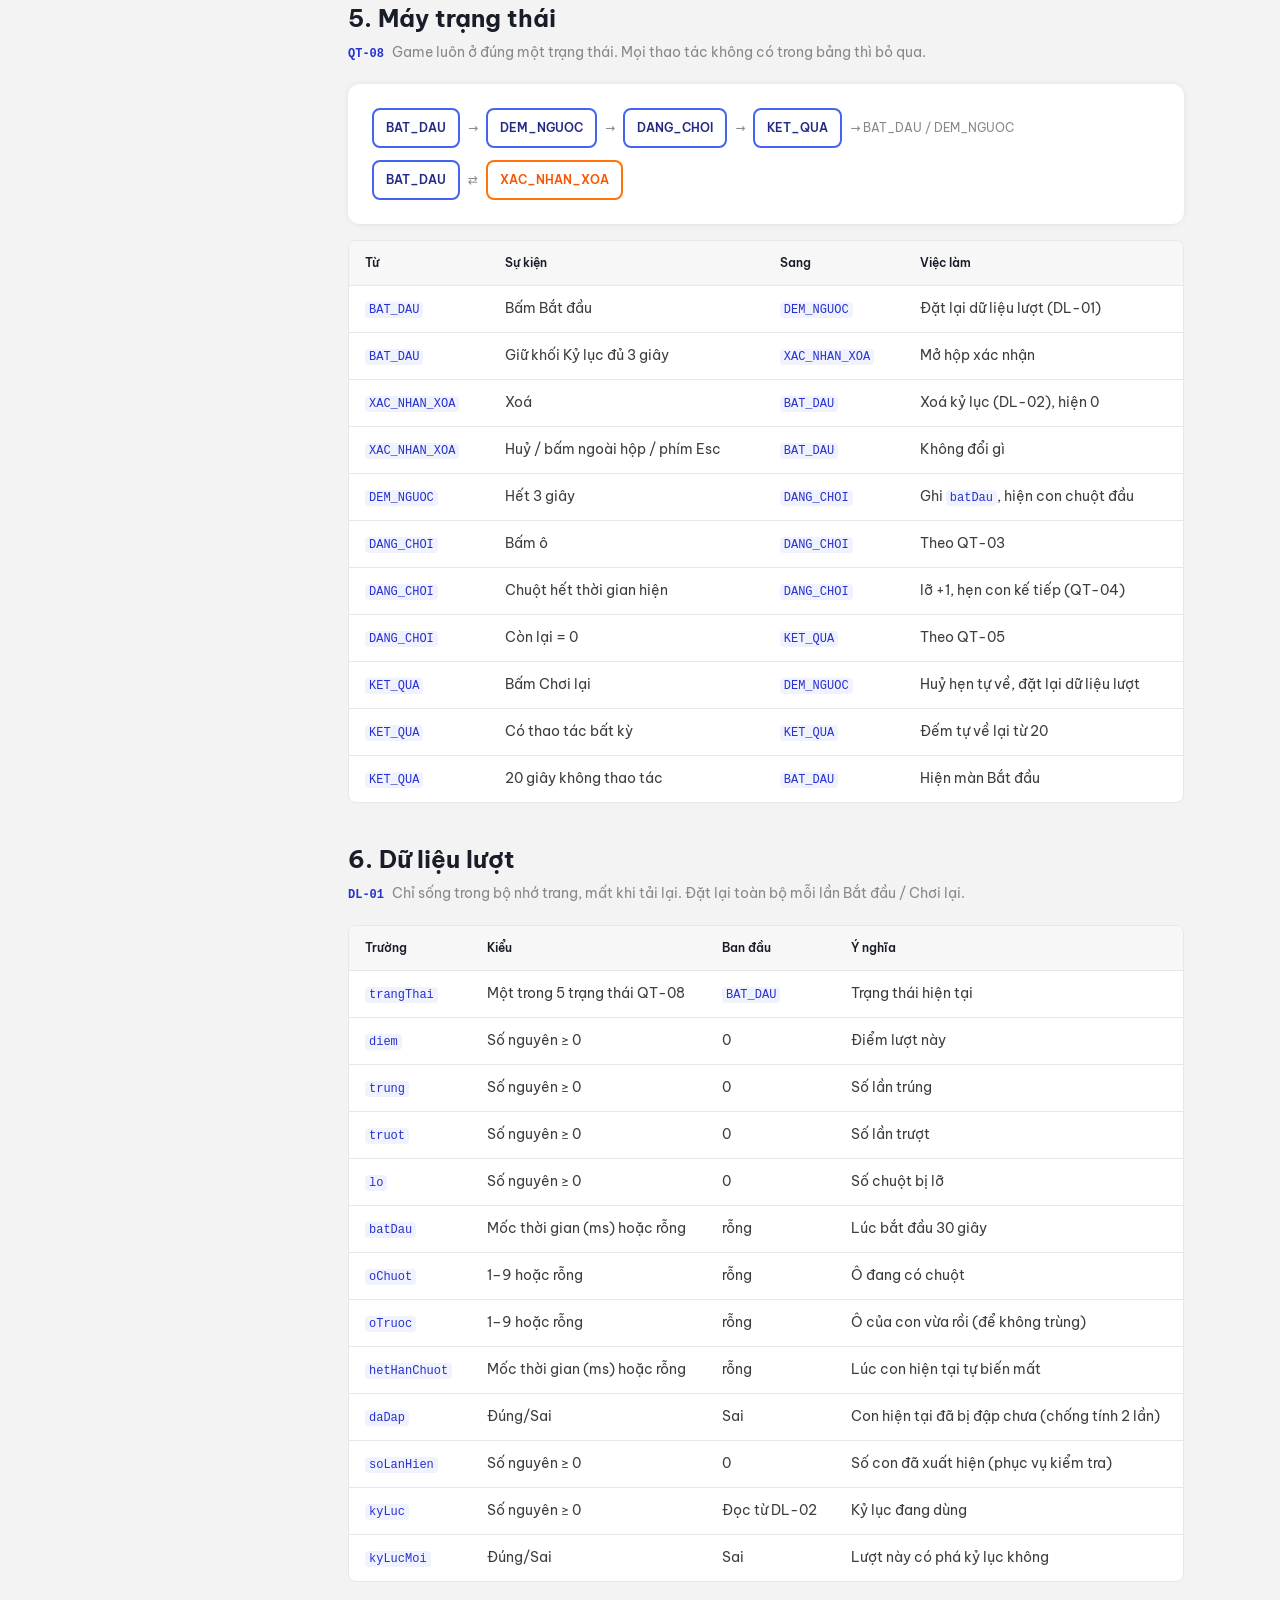
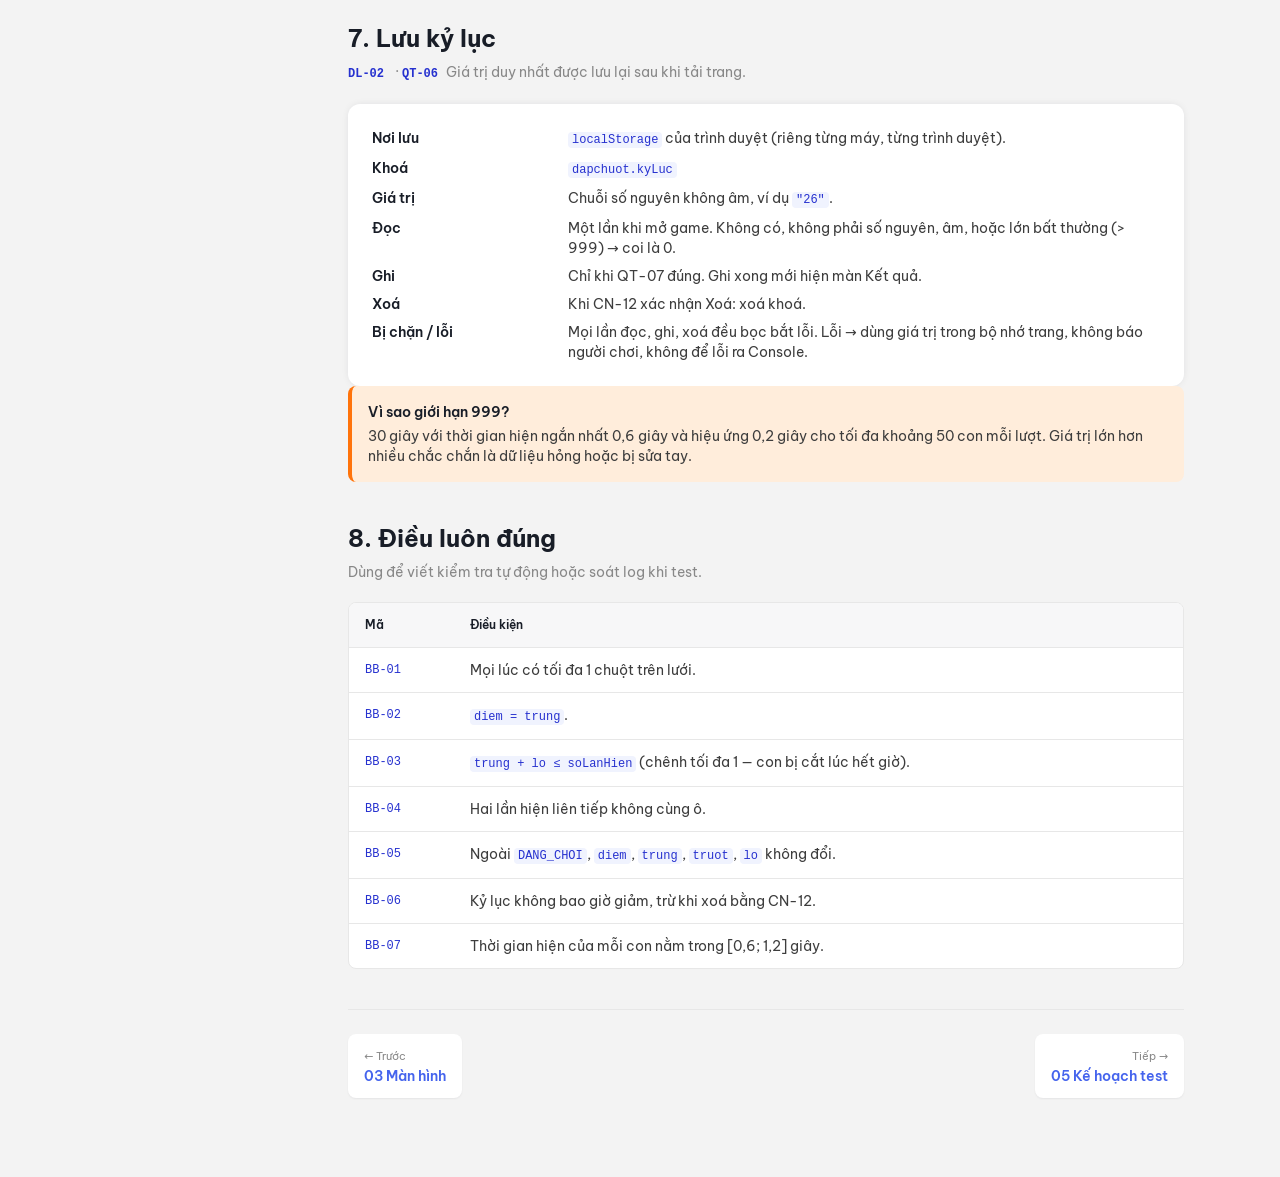
<file: docs/04-quy-tac-du-lieu.html>
<!doctype html>
<html lang="vi">
<head>
<meta charset="utf-8">
<meta name="viewport" content="width=device-width, initial-scale=1">
<title>Quy tắc &amp; dữ liệu — Đập chuột</title>
<link rel="preconnect" href="https://fonts.googleapis.com">
<link rel="preconnect" href="https://fonts.gstatic.com" crossorigin>
<link href="https://fonts.googleapis.com/css2?family=Be+Vietnam+Pro:wght@400;500;600;700;800&display=swap" rel="stylesheet">
<link rel="stylesheet" href="../design/tokens.css">
<link rel="stylesheet" href="docs.css">
<style>
  .rule-id { font-family: var(--font-mono); font-size: var(--text-xs); color: var(--color-primary-600); font-weight: var(--font-weight-semibold); margin-right: var(--space-2); }
  .chart { width: 100%; max-width: 560px; height: auto; display: block; }
  .chart .axis { stroke: var(--border-default); stroke-width: 1; }
  .chart .grid { stroke: var(--border-subtle); stroke-width: 1; }
  .chart .line { stroke: var(--color-primary-500); stroke-width: 3; fill: none; }
  .chart .dot { fill: var(--color-primary-500); }
  .chart text { font-family: var(--font-sans); font-size: 12px; fill: var(--text-secondary); }
  .chart .lbl { fill: var(--text-heading); font-weight: 600; }
</style>
</head>
<body>

<header class="topbar">
  <div class="topbar-inner">
    <a class="brand" href="index.html"><span class="dot"></span>Đập chuột</a>
    <nav class="nav" aria-label="Tài liệu">
      <a href="index.html">Mục lục</a>
      <a href="01-tong-quan.html">01 Tổng quan</a>
      <a href="02-chuc-nang.html">02 Chức năng</a>
      <a href="03-man-hinh.html">03 Màn hình</a>
      <a href="04-quy-tac-du-lieu.html" aria-current="page">04 Quy tắc &amp; dữ liệu</a>
      <a href="05-ke-hoach-test.html">05 Kế hoạch test</a>
    </nav>
  </div>
</header>

<div class="hero">
  <div class="hero-inner">
    <div class="eyebrow">Tài liệu 04</div>
    <h1>Quy tắc &amp; dữ liệu</h1>
    <p>Luật chơi viết thành quy tắc kiểm được: công thức thời gian, cách phân loại từng lần bấm, máy trạng thái, dữ liệu một lượt và cách lưu kỷ lục.</p>
  </div>
</div>

<main>
<div class="layout">
  <aside class="toc">
    <h2>Trong trang</h2>
    <ol>
      <li><a href="#hang-so">1. Hằng số</a></li>
      <li><a href="#thoi-gian">2. Thời gian</a></li>
      <li><a href="#bam">3. Bấm &amp; điểm</a></li>
      <li><a href="#ket-thuc">4. Kết thúc lượt</a></li>
      <li><a href="#trang-thai">5. Máy trạng thái</a></li>
      <li><a href="#du-lieu">6. Dữ liệu lượt</a></li>
      <li><a href="#luu-tru">7. Lưu kỷ lục</a></li>
      <li><a href="#bat-bien">8. Điều luôn đúng</a></li>
    </ol>
  </aside>

  <div>
    <section id="hang-so">
      <h2 class="section-title">1. Hằng số</h2>
      <p class="section-desc">Gom ở một chỗ đầu code để dễ chỉnh. Không cho người chơi thay đổi.</p>
      <div class="table-wrap">
        <table>
          <thead><tr><th>Tên</th><th>Giá trị</th><th>Ý nghĩa</th><th>Nguồn</th></tr></thead>
          <tbody>
            <tr><td><code>THOI_GIAN_LUOT</code></td><td>30 giây</td><td>Độ dài một lượt</td><td>YEU-CAU</td></tr>
            <tr><td><code>SO_O</code></td><td>9 (3×3)</td><td>Số ô lưới</td><td>YEU-CAU</td></tr>
            <tr><td><code>HIEN_DAU</code></td><td>1,2 giây</td><td>Thời gian hiện đầu lượt</td><td>YEU-CAU</td></tr>
            <tr><td><code>HIEN_CUOI</code></td><td>0,6 giây</td><td>Thời gian hiện cuối lượt</td><td>YEU-CAU</td></tr>
            <tr><td><code>NGHI_GIUA</code></td><td>0,1 giây</td><td>Nghỉ giữa hai con khi con trước bị lỡ (≤ 0,2)</td><td>YEU-CAU</td></tr>
            <tr><td><code>HIEU_UNG_DAP</code></td><td>0,2 giây</td><td>Thời gian hình “bị đập”</td><td>YEU-CAU</td></tr>
            <tr><td><code>CANH_BAO</code></td><td>5 giây</td><td>Còn ≤ giá trị này thì đồng hồ đỏ</td><td>YEU-CAU</td></tr>
            <tr><td><code>DEM_NGUOC</code></td><td>3 giây</td><td>Đếm 3-2-1 trước lượt</td><td>Phỏng vấn</td></tr>
            <tr><td><code>TU_VE</code></td><td>20 giây</td><td>Không chạm ở màn Kết quả thì về màn đầu</td><td>Phỏng vấn</td></tr>
            <tr><td><code>GIU_XOA</code></td><td>3 giây</td><td>Nhấn giữ khối Kỷ lục để mở hộp xoá</td><td>Phỏng vấn</td></tr>
            <tr><td><code>KHOA_LUU</code></td><td><code>"dapchuot.kyLuc"</code></td><td>Tên khoá trong localStorage</td><td>Tài liệu này</td></tr>
          </tbody>
        </table>
      </div>
    </section>

    <section id="thoi-gian">
      <h2 class="section-title">2. Thời gian</h2>

      <div class="panel">
        <p><span class="rule-id">QT-01</span><strong>Đồng hồ lượt.</strong> Mốc <code>batDau</code> là thời điểm đếm 3-2-1 kết thúc. Thời gian đã chơi <code>t = bây giờ − batDau</code> (giây, đồng hồ đơn điệu của trình duyệt). Còn lại <code>max(0, 30 − t)</code>; hiển thị làm tròn lên. Không cộng dồn từng nhịp hẹn giờ, để không trôi khi máy chậm.</p>
      </div>

      <div class="panel">
        <p><span class="rule-id">QT-02</span><strong>Thời gian hiện của mỗi con chuột</strong> — giảm tuyến tính theo thời điểm con đó xuất hiện:</p>
        <pre><code>hien(t) = 1,2 − 0,6 × (t / 30)        với t = thời gian đã chơi lúc chuột xuất hiện, 0 ≤ t ≤ 30</code></pre>
        <p style="margin-top: var(--space-3);">Thời gian hiện được chốt lúc con chuột xuất hiện và không đổi trong khi nó đứng trên ô. Nếu lượt kết thúc trước khi hết thời gian hiện, con đó bị cắt (QT-05).</p>

        <svg class="chart" viewBox="0 0 560 256" role="img" aria-label="Thời gian hiện giảm từ 1,2 giây lúc 0 giây xuống 0,6 giây lúc 30 giây">
          <line class="grid" x1="60" y1="30" x2="540" y2="30"/>
          <line class="grid" x1="60" y1="90" x2="540" y2="90"/>
          <line class="grid" x1="60" y1="150" x2="540" y2="150"/>
          <line class="axis" x1="60" y1="210" x2="540" y2="210"/>
          <line class="axis" x1="60" y1="20" x2="60" y2="210"/>
          <text x="52" y="34" text-anchor="end">1,2</text>
          <text x="52" y="94" text-anchor="end">1,0</text>
          <text x="52" y="154" text-anchor="end">0,8</text>
          <text x="52" y="214" text-anchor="end">0,6</text>
          <text x="60" y="230" text-anchor="middle">0</text>
          <text x="180" y="230" text-anchor="middle">7,5</text>
          <text x="300" y="230" text-anchor="middle">15</text>
          <text x="420" y="230" text-anchor="middle">22,5</text>
          <text x="540" y="230" text-anchor="middle">30</text>
          <text x="300" y="252" text-anchor="middle">Thời gian đã chơi (giây)</text>
          <text x="14" y="115" text-anchor="middle" transform="rotate(-90 14 115)">Thời gian hiện (giây)</text>
          <polyline class="line" points="60,30 540,210"/>
          <circle class="dot" cx="60" cy="30" r="5"/>
          <circle class="dot" cx="300" cy="120" r="5"/>
          <circle class="dot" cx="540" cy="210" r="5"/>
          <text class="lbl" x="72" y="24">1,2 giây</text>
          <text class="lbl" x="310" y="112">0,9 giây</text>
          <text class="lbl" x="532" y="194" text-anchor="end">0,6 giây</text>
        </svg>

        <div class="table-wrap" style="margin-top: var(--space-4);">
          <table>
            <thead><tr><th>Chuột xuất hiện lúc (t)</th><th>0 giây</th><th>7,5 giây</th><th>15 giây</th><th>22,5 giây</th><th>29,9 giây</th></tr></thead>
            <tbody><tr><td>Thời gian hiện</td><td>1,20</td><td>1,05</td><td>0,90</td><td>0,75</td><td>0,60</td></tr></tbody>
          </table>
        </div>
      </div>

      <div class="panel">
        <p><span class="rule-id">QT-04</span><strong>Nối tiếp giữa hai con.</strong></p>
        <ul>
          <li>Con trước bị <strong>lỡ</strong>: con sau xuất hiện sau <code>NGHI_GIUA</code> = 0,1 giây.</li>
          <li>Con trước bị <strong>đập</strong>: hình “bị đập” giữ 0,2 giây, ngay khi hết hình này con sau xuất hiện (không nghỉ thêm). Tổng thời gian trống ≤ 0,2 giây.</li>
          <li>Ô mới chọn ngẫu nhiên đều trong 8 ô khác ô của con vừa rồi (QT-10).</li>
        </ul>
      </div>

      <div class="panel">
        <p><span class="rule-id">QT-09</span><strong>Trang bị ẩn giữa lượt</strong> (chuyển tab, khoá màn hình) — <span class="badge badge-gray">Giả định QD-08</span></p>
        <ul>
          <li>Không tạm dừng (tạm dừng nằm ngoài phạm vi). Đồng hồ vẫn tính theo giờ thật (QT-01).</li>
          <li>Khi trang hiện lại: nếu đã quá 30 giây → kết thúc lượt ngay (QT-05) và vào màn Kết quả. Nếu chưa → chơi tiếp; con chuột đang hiện mà đã quá hạn thì tính lỡ và hiện con mới.</li>
          <li>Trong lúc đếm 3-2-1 mà trang bị ẩn: khi hiện lại, đếm tiếp theo giờ thật.</li>
        </ul>
      </div>
    </section>

    <section id="bam">
      <h2 class="section-title">3. Bấm &amp; điểm</h2>
      <p class="section-desc"><span class="rule-id">QT-03</span>Mỗi lần nhấn xuống vào một ô được phân loại theo bảng sau, xét tại đúng thời điểm nhấn.</p>
      <div class="table-wrap">
        <table>
          <thead><tr><th>Trạng thái game</th><th>Ô được bấm</th><th>Kết quả</th><th>Điểm</th><th>Trúng</th><th>Trượt</th></tr></thead>
          <tbody>
            <tr><td>Đang chơi</td><td>Có chuột, chưa bị đập</td><td><span class="badge badge-success">Trúng</span> — chuột chuyển “bị đập”</td><td>+1</td><td>+1</td><td>—</td></tr>
            <tr><td>Đang chơi</td><td>Có chuột đang “bị đập” (trong 0,2 giây)</td><td><span class="badge badge-gray">Bỏ qua</span></td><td>—</td><td>—</td><td>—</td></tr>
            <tr><td>Đang chơi</td><td>Ô trống (kể cả ô vừa có chuột lỡ)</td><td><span class="badge badge-danger">Trượt</span> — ô rung</td><td>0</td><td>—</td><td>+1</td></tr>
            <tr><td>Đếm 3-2-1</td><td>Bất kỳ</td><td><span class="badge badge-gray">Bỏ qua</span></td><td>—</td><td>—</td><td>—</td></tr>
            <tr><td>Hết giờ / Kết quả / Bắt đầu</td><td>Bất kỳ</td><td><span class="badge badge-gray">Bỏ qua</span></td><td>—</td><td>—</td><td>—</td></tr>
          </tbody>
        </table>
      </div>
      <div class="callout">
        <div>
          <strong>Bấm đúng lúc chuột vừa hết hạn</strong>
          <p>So thời điểm nhấn với thời điểm hết hạn của con chuột: nhấn trước hoặc bằng mốc hết hạn → Trúng; nhấn sau → con đó đã lỡ, ô trống → Trượt. Tương tự với mốc 30 giây: nhấn sau mốc → Bỏ qua.</p>
        </div>
      </div>
      <div class="panel">
        <p><span class="rule-id">QT-10</span><strong>Chọn ô ngẫu nhiên.</strong> Lấy danh sách 9 ô bỏ ô vừa hiện (còn 8, hoặc 9 với con đầu lượt), chọn một ô với xác suất bằng nhau. Không chọn lại rồi thử nữa (tránh vòng lặp).</p>
      </div>
    </section>

    <section id="ket-thuc">
      <h2 class="section-title">4. Kết thúc lượt</h2>
      <div class="panel">
        <p><span class="rule-id">QT-05</span><strong>Khi còn lại = 0, làm đúng thứ tự:</strong></p>
        <ol>
          <li>Đặt trạng thái “Hết giờ” — từ đây mọi lần bấm bị bỏ qua.</li>
          <li>Huỷ mọi hẹn giờ của lượt (chuột hết hạn, con kế tiếp, hiệu ứng).</li>
          <li>Ẩn chuột đang hiện. Con này <strong>không</strong> tính lỡ (<span class="badge badge-gray">Giả định QD-06</span>) vì người chơi không còn đủ thời gian hiện của nó.</li>
          <li>So điểm với kỷ lục (QT-07), lưu nếu cần.</li>
          <li>Hiện màn Kết quả, bắt đầu đếm 20 giây tự về (CN-11).</li>
        </ol>
      </div>
      <div class="panel">
        <p><span class="rule-id">QT-07</span><strong>Cập nhật kỷ lục.</strong> Chỉ khi <code>điểm &gt; kỷ lục</code> (lớn hơn hẳn). Khi đó <code>kyLucMoi = true</code>, lưu điểm làm kỷ lục, màn Kết quả hiện “Kỷ lục mới!”. Bằng kỷ lục thì không tính (<span class="badge badge-gray">Giả định QD-05</span>). Kỷ lục 0 và điểm 0 → không phải kỷ lục mới.</p>
      </div>
    </section>

    <section id="trang-thai">
      <h2 class="section-title">5. Máy trạng thái</h2>
      <p class="section-desc"><span class="rule-id">QT-08</span>Game luôn ở đúng một trạng thái. Mọi thao tác không có trong bảng thì bỏ qua.</p>
      <div class="panel">
        <div class="flow">
          <span class="node">BAT_DAU</span><span class="arrow">→</span>
          <span class="node">DEM_NGUOC</span><span class="arrow">→</span>
          <span class="node">DANG_CHOI</span><span class="arrow">→</span>
          <span class="node">KET_QUA</span><span class="arrow">→ BAT_DAU / DEM_NGUOC</span>
        </div>
        <div class="flow" style="margin-top: var(--space-3);">
          <span class="node">BAT_DAU</span><span class="arrow">⇄</span><span class="node alt">XAC_NHAN_XOA</span>
        </div>
      </div>
      <div class="table-wrap" style="margin-top: var(--space-4);">
        <table>
          <thead><tr><th>Từ</th><th>Sự kiện</th><th>Sang</th><th>Việc làm</th></tr></thead>
          <tbody>
            <tr><td><code>BAT_DAU</code></td><td>Bấm Bắt đầu</td><td><code>DEM_NGUOC</code></td><td>Đặt lại dữ liệu lượt (DL-01)</td></tr>
            <tr><td><code>BAT_DAU</code></td><td>Giữ khối Kỷ lục đủ 3 giây</td><td><code>XAC_NHAN_XOA</code></td><td>Mở hộp xác nhận</td></tr>
            <tr><td><code>XAC_NHAN_XOA</code></td><td>Xoá</td><td><code>BAT_DAU</code></td><td>Xoá kỷ lục (DL-02), hiện 0</td></tr>
            <tr><td><code>XAC_NHAN_XOA</code></td><td>Huỷ / bấm ngoài hộp / phím Esc</td><td><code>BAT_DAU</code></td><td>Không đổi gì</td></tr>
            <tr><td><code>DEM_NGUOC</code></td><td>Hết 3 giây</td><td><code>DANG_CHOI</code></td><td>Ghi <code>batDau</code>, hiện con chuột đầu</td></tr>
            <tr><td><code>DANG_CHOI</code></td><td>Bấm ô</td><td><code>DANG_CHOI</code></td><td>Theo QT-03</td></tr>
            <tr><td><code>DANG_CHOI</code></td><td>Chuột hết thời gian hiện</td><td><code>DANG_CHOI</code></td><td>lỡ +1, hẹn con kế tiếp (QT-04)</td></tr>
            <tr><td><code>DANG_CHOI</code></td><td>Còn lại = 0</td><td><code>KET_QUA</code></td><td>Theo QT-05</td></tr>
            <tr><td><code>KET_QUA</code></td><td>Bấm Chơi lại</td><td><code>DEM_NGUOC</code></td><td>Huỷ hẹn tự về, đặt lại dữ liệu lượt</td></tr>
            <tr><td><code>KET_QUA</code></td><td>Có thao tác bất kỳ</td><td><code>KET_QUA</code></td><td>Đếm tự về lại từ 20</td></tr>
            <tr><td><code>KET_QUA</code></td><td>20 giây không thao tác</td><td><code>BAT_DAU</code></td><td>Hiện màn Bắt đầu</td></tr>
          </tbody>
        </table>
      </div>
    </section>

    <section id="du-lieu">
      <h2 class="section-title">6. Dữ liệu lượt</h2>
      <p class="section-desc"><span class="rule-id">DL-01</span>Chỉ sống trong bộ nhớ trang, mất khi tải lại. Đặt lại toàn bộ mỗi lần Bắt đầu / Chơi lại.</p>
      <div class="table-wrap">
        <table>
          <thead><tr><th>Trường</th><th>Kiểu</th><th>Ban đầu</th><th>Ý nghĩa</th></tr></thead>
          <tbody>
            <tr><td><code>trangThai</code></td><td>Một trong 5 trạng thái QT-08</td><td><code>BAT_DAU</code></td><td>Trạng thái hiện tại</td></tr>
            <tr><td><code>diem</code></td><td>Số nguyên ≥ 0</td><td>0</td><td>Điểm lượt này</td></tr>
            <tr><td><code>trung</code></td><td>Số nguyên ≥ 0</td><td>0</td><td>Số lần trúng</td></tr>
            <tr><td><code>truot</code></td><td>Số nguyên ≥ 0</td><td>0</td><td>Số lần trượt</td></tr>
            <tr><td><code>lo</code></td><td>Số nguyên ≥ 0</td><td>0</td><td>Số chuột bị lỡ</td></tr>
            <tr><td><code>batDau</code></td><td>Mốc thời gian (ms) hoặc rỗng</td><td>rỗng</td><td>Lúc bắt đầu 30 giây</td></tr>
            <tr><td><code>oChuot</code></td><td>1–9 hoặc rỗng</td><td>rỗng</td><td>Ô đang có chuột</td></tr>
            <tr><td><code>oTruoc</code></td><td>1–9 hoặc rỗng</td><td>rỗng</td><td>Ô của con vừa rồi (để không trùng)</td></tr>
            <tr><td><code>hetHanChuot</code></td><td>Mốc thời gian (ms) hoặc rỗng</td><td>rỗng</td><td>Lúc con hiện tại tự biến mất</td></tr>
            <tr><td><code>daDap</code></td><td>Đúng/Sai</td><td>Sai</td><td>Con hiện tại đã bị đập chưa (chống tính 2 lần)</td></tr>
            <tr><td><code>soLanHien</code></td><td>Số nguyên ≥ 0</td><td>0</td><td>Số con đã xuất hiện (phục vụ kiểm tra)</td></tr>
            <tr><td><code>kyLuc</code></td><td>Số nguyên ≥ 0</td><td>Đọc từ DL-02</td><td>Kỷ lục đang dùng</td></tr>
            <tr><td><code>kyLucMoi</code></td><td>Đúng/Sai</td><td>Sai</td><td>Lượt này có phá kỷ lục không</td></tr>
          </tbody>
        </table>
      </div>
    </section>

    <section id="luu-tru">
      <h2 class="section-title">7. Lưu kỷ lục</h2>
      <p class="section-desc"><span class="rule-id">DL-02</span> · <span class="rule-id">QT-06</span>Giá trị duy nhất được lưu lại sau khi tải trang.</p>
      <div class="panel">
        <dl class="defs">
          <dt>Nơi lưu</dt><dd><code>localStorage</code> của trình duyệt (riêng từng máy, từng trình duyệt).</dd>
          <dt>Khoá</dt><dd><code>dapchuot.kyLuc</code></dd>
          <dt>Giá trị</dt><dd>Chuỗi số nguyên không âm, ví dụ <code>"26"</code>.</dd>
          <dt>Đọc</dt><dd>Một lần khi mở game. Không có, không phải số nguyên, âm, hoặc lớn bất thường (&gt; 999) → coi là 0.</dd>
          <dt>Ghi</dt><dd>Chỉ khi QT-07 đúng. Ghi xong mới hiện màn Kết quả.</dd>
          <dt>Xoá</dt><dd>Khi CN-12 xác nhận Xoá: xoá khoá.</dd>
          <dt>Bị chặn / lỗi</dt><dd>Mọi lần đọc, ghi, xoá đều bọc bắt lỗi. Lỗi → dùng giá trị trong bộ nhớ trang, không báo người chơi, không để lỗi ra Console.</dd>
        </dl>
      </div>
      <div class="callout accent">
        <div>
          <strong>Vì sao giới hạn 999?</strong>
          <p>30 giây với thời gian hiện ngắn nhất 0,6 giây và hiệu ứng 0,2 giây cho tối đa khoảng 50 con mỗi lượt. Giá trị lớn hơn nhiều chắc chắn là dữ liệu hỏng hoặc bị sửa tay.</p>
        </div>
      </div>
    </section>

    <section id="bat-bien">
      <h2 class="section-title">8. Điều luôn đúng</h2>
      <p class="section-desc">Dùng để viết kiểm tra tự động hoặc soát log khi test.</p>
      <div class="table-wrap">
        <table>
          <thead><tr><th>Mã</th><th>Điều kiện</th></tr></thead>
          <tbody>
            <tr><td class="id">BB-01</td><td>Mọi lúc có tối đa 1 chuột trên lưới.</td></tr>
            <tr><td class="id">BB-02</td><td><code>diem = trung</code>.</td></tr>
            <tr><td class="id">BB-03</td><td><code>trung + lo ≤ soLanHien</code> (chênh tối đa 1 — con bị cắt lúc hết giờ).</td></tr>
            <tr><td class="id">BB-04</td><td>Hai lần hiện liên tiếp không cùng ô.</td></tr>
            <tr><td class="id">BB-05</td><td>Ngoài <code>DANG_CHOI</code>, <code>diem</code>, <code>trung</code>, <code>truot</code>, <code>lo</code> không đổi.</td></tr>
            <tr><td class="id">BB-06</td><td>Kỷ lục không bao giờ giảm, trừ khi xoá bằng CN-12.</td></tr>
            <tr><td class="id">BB-07</td><td>Thời gian hiện của mỗi con nằm trong [0,6; 1,2] giây.</td></tr>
          </tbody>
        </table>
      </div>
    </section>

    <nav class="pager">
      <a href="03-man-hinh.html"><small>← Trước</small><span>03 Màn hình</span></a>
      <a class="next" href="05-ke-hoach-test.html"><small>Tiếp →</small><span>05 Kế hoạch test</span></a>
    </nav>
  </div>
</div>
</main>

<footer class="foot">Tài liệu thiết kế Đập chuột · 04 Quy tắc &amp; dữ liệu</footer>
</body>
</html>
</file>
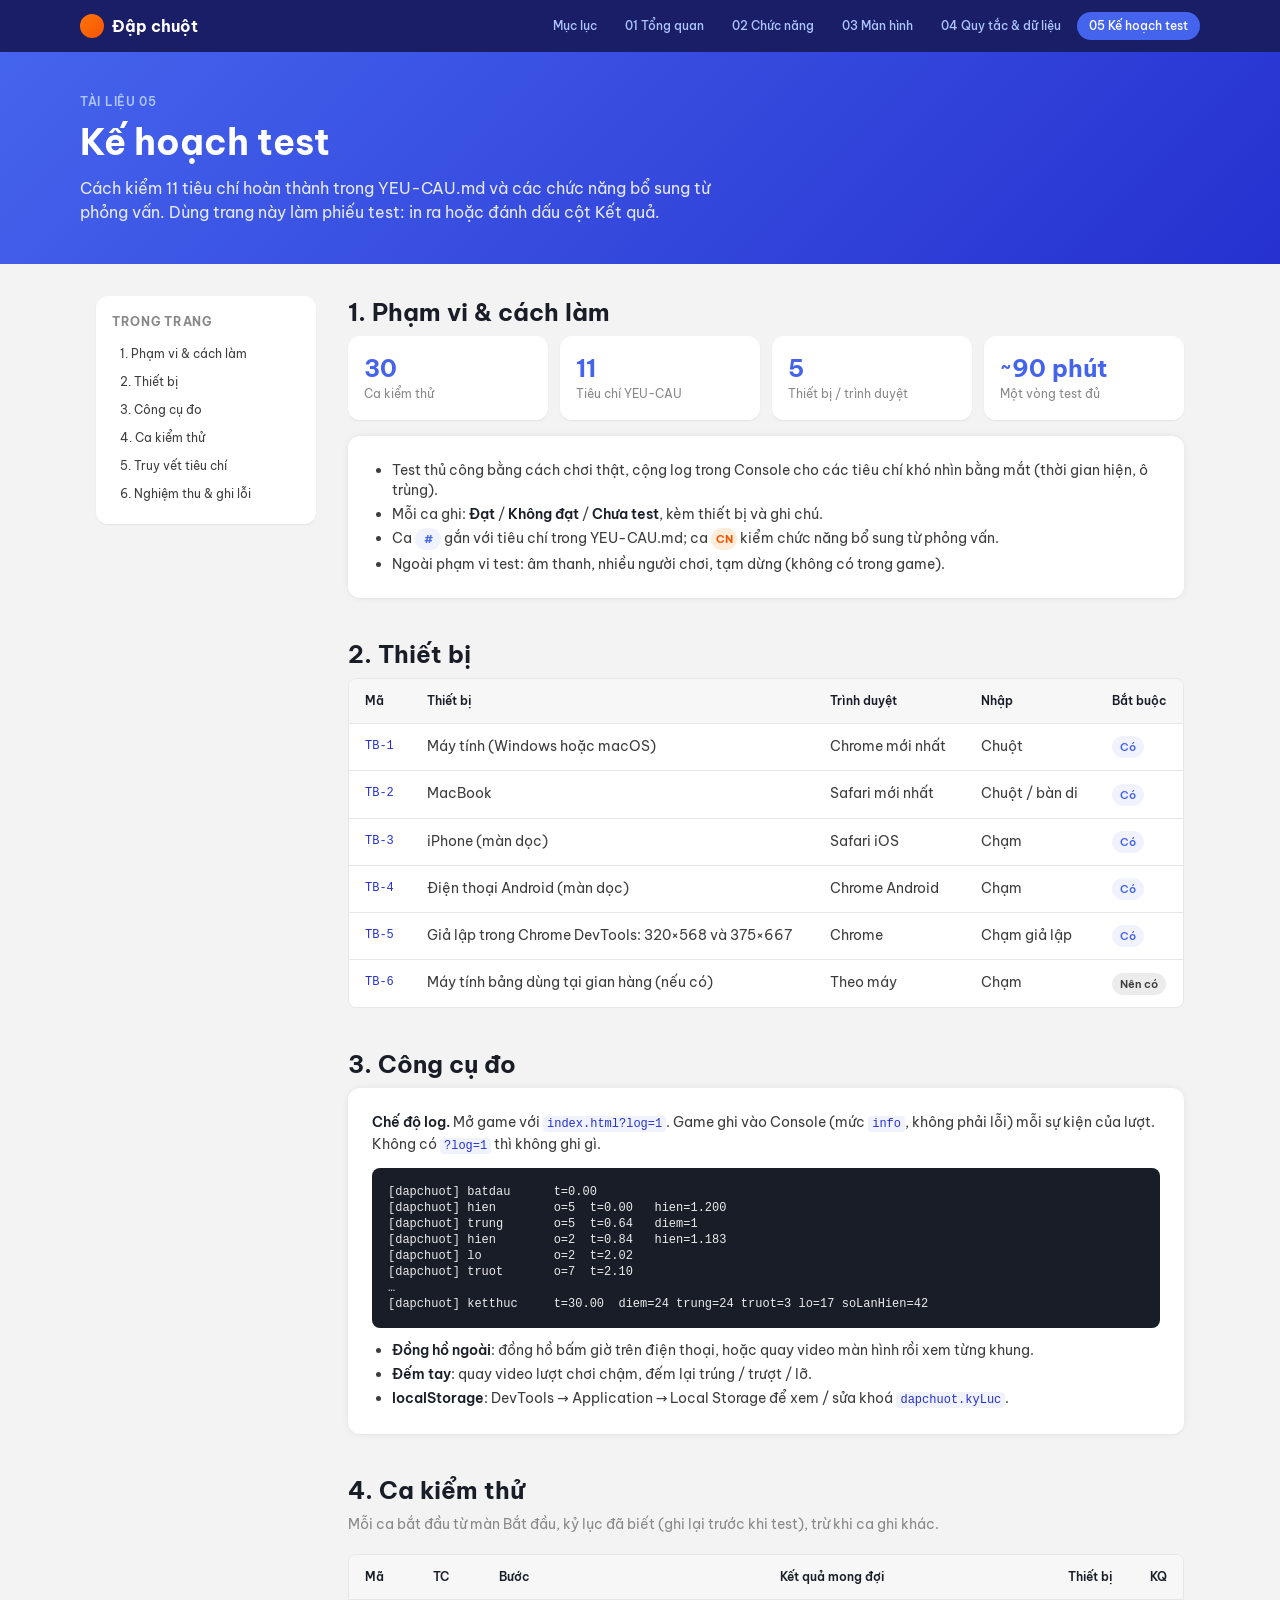
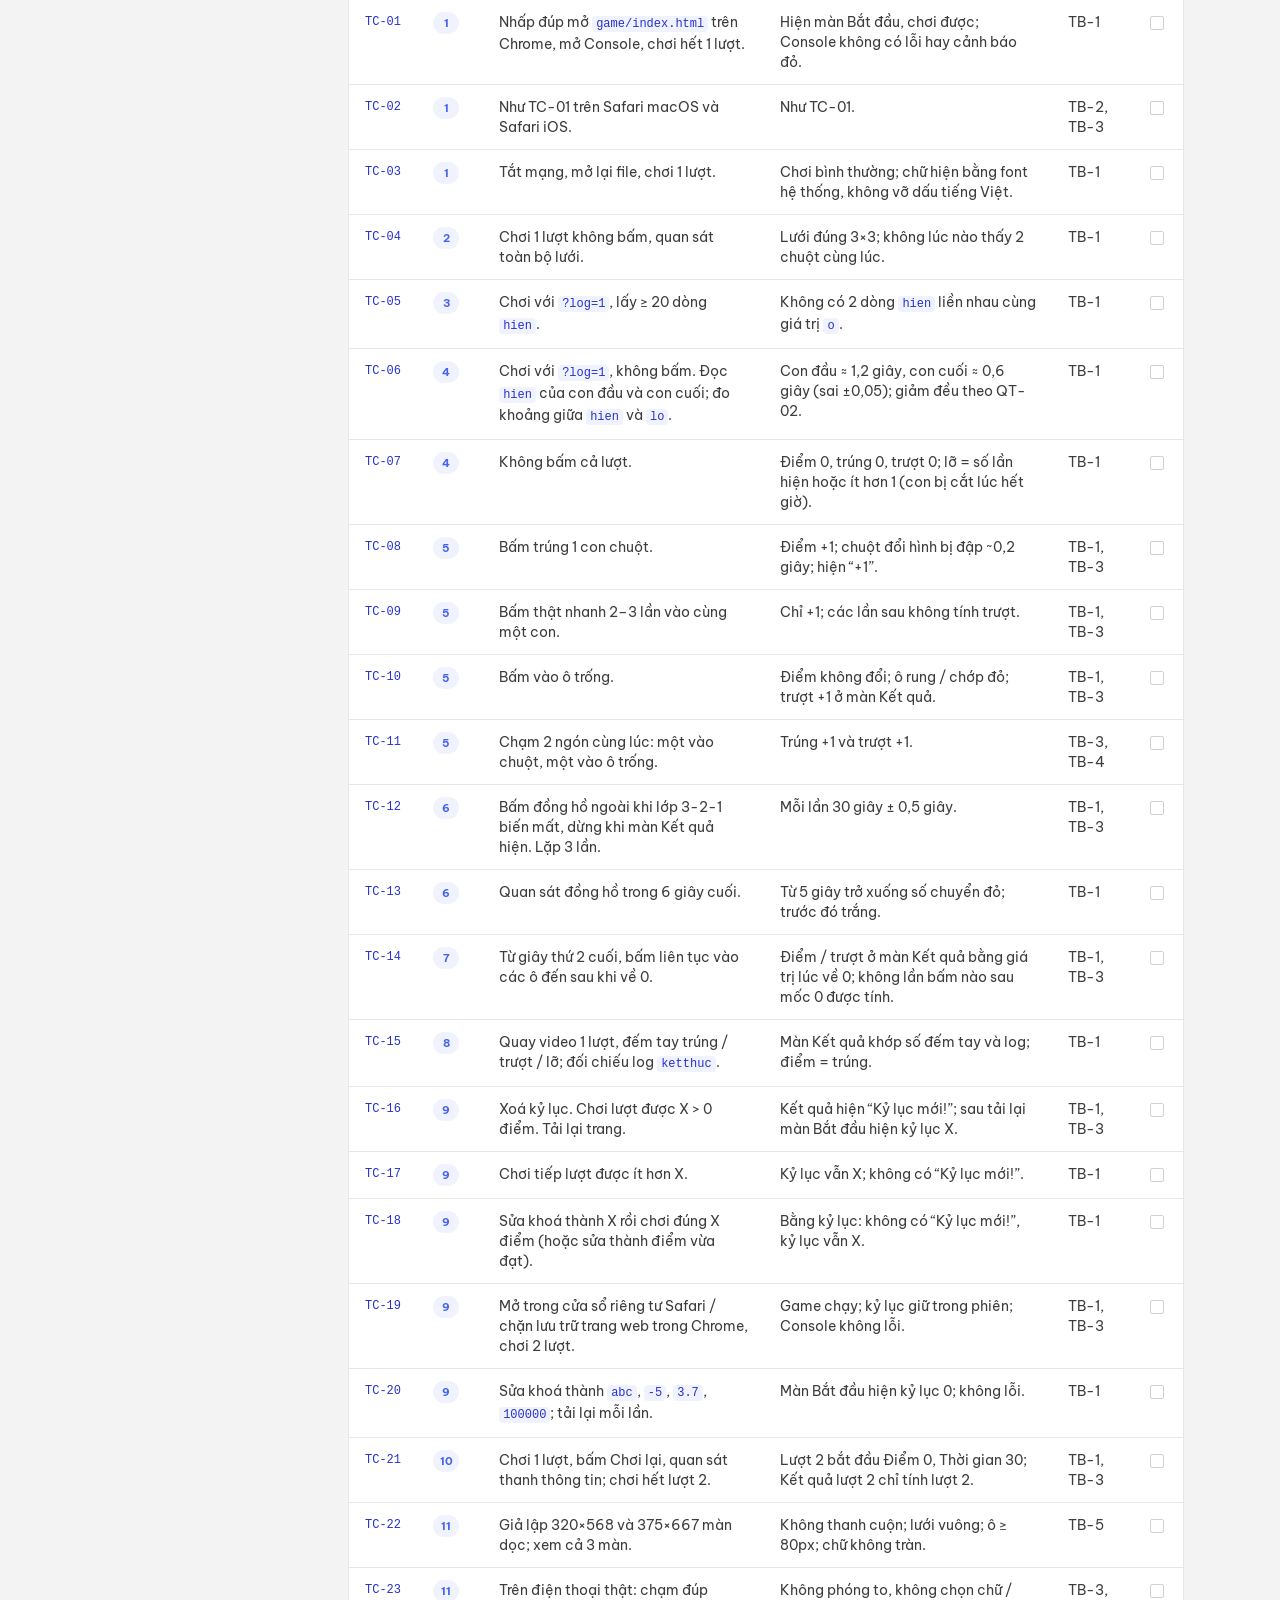
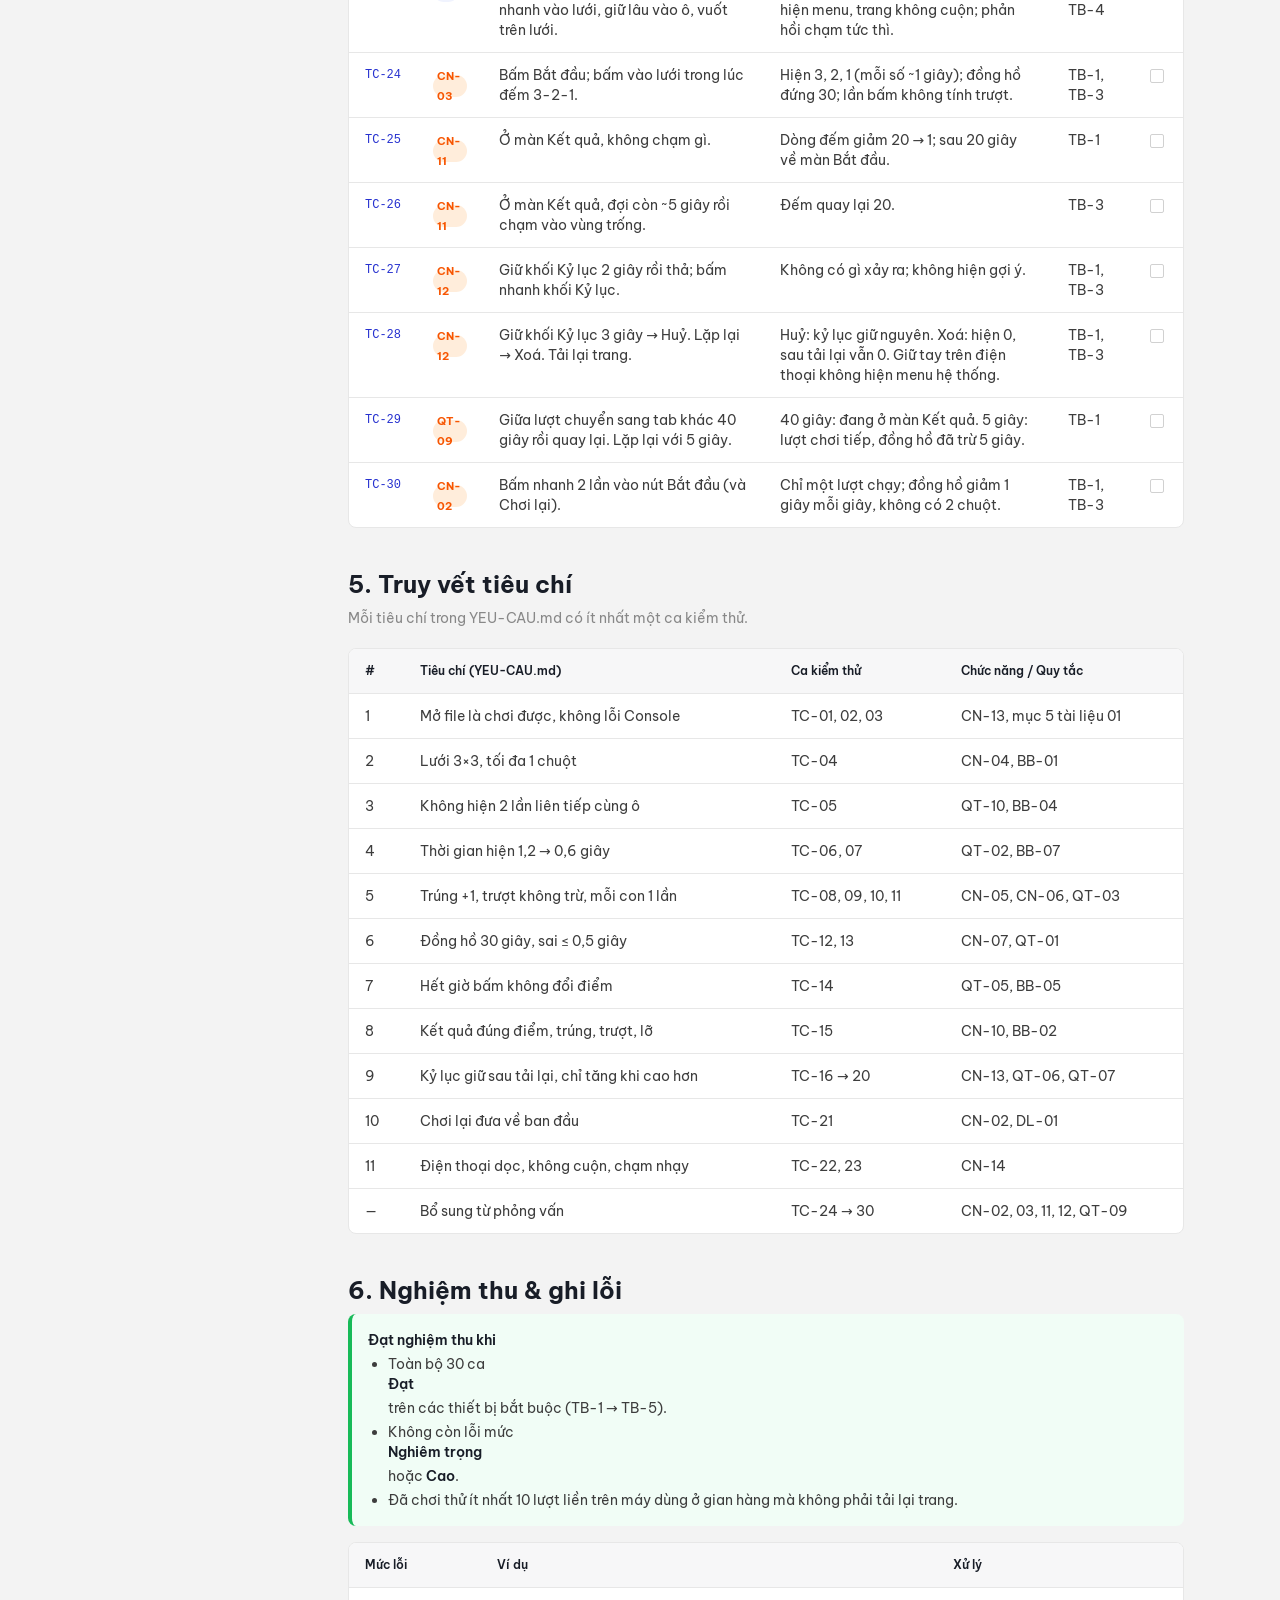
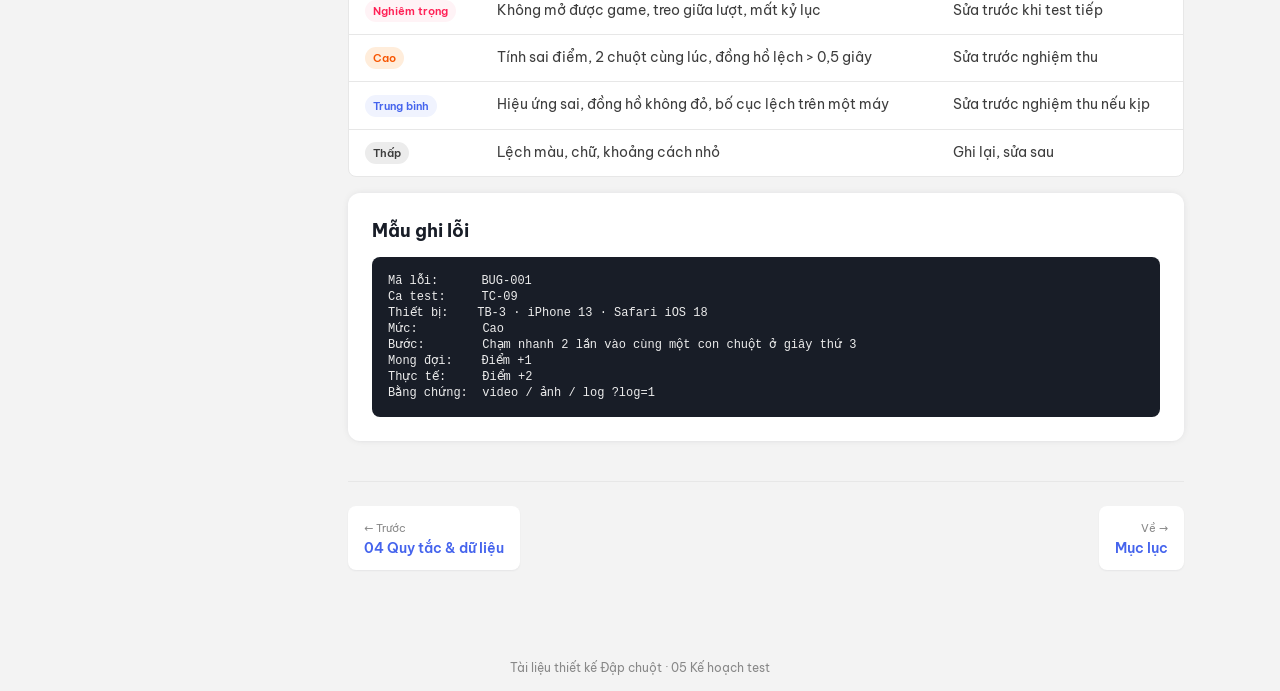
<file: docs/05-ke-hoach-test.html>
<!doctype html>
<html lang="vi">
<head>
<meta charset="utf-8">
<meta name="viewport" content="width=device-width, initial-scale=1">
<title>Kế hoạch test — Đập chuột</title>
<link rel="preconnect" href="https://fonts.googleapis.com">
<link rel="preconnect" href="https://fonts.gstatic.com" crossorigin>
<link href="https://fonts.googleapis.com/css2?family=Be+Vietnam+Pro:wght@400;500;600;700;800&display=swap" rel="stylesheet">
<link rel="stylesheet" href="../design/tokens.css">
<link rel="stylesheet" href="docs.css">
<style>
  .tc td:nth-child(3), .tc td:nth-child(4) { min-width: 220px; }
  .crit { display: inline-flex; align-items: center; justify-content: center; min-width: 26px; height: 22px; padding: 0 var(--space-1);
          border-radius: var(--radius-full); background: var(--bg-brand-soft); color: var(--color-primary-500);
          font-size: var(--text-2xs); font-weight: var(--font-weight-bold); }
  .crit.extra { background: var(--color-accent-200); color: var(--color-accent-600); }
  .result-box { display: inline-block; width: 14px; height: 14px; border: 1.5px solid var(--border-default); border-radius: var(--radius-xs); vertical-align: middle; }
</style>
</head>
<body>

<header class="topbar">
  <div class="topbar-inner">
    <a class="brand" href="index.html"><span class="dot"></span>Đập chuột</a>
    <nav class="nav" aria-label="Tài liệu">
      <a href="index.html">Mục lục</a>
      <a href="01-tong-quan.html">01 Tổng quan</a>
      <a href="02-chuc-nang.html">02 Chức năng</a>
      <a href="03-man-hinh.html">03 Màn hình</a>
      <a href="04-quy-tac-du-lieu.html">04 Quy tắc &amp; dữ liệu</a>
      <a href="05-ke-hoach-test.html" aria-current="page">05 Kế hoạch test</a>
    </nav>
  </div>
</header>

<div class="hero">
  <div class="hero-inner">
    <div class="eyebrow">Tài liệu 05</div>
    <h1>Kế hoạch test</h1>
    <p>Cách kiểm 11 tiêu chí hoàn thành trong YEU-CAU.md và các chức năng bổ sung từ phỏng vấn. Dùng trang này làm phiếu test: in ra hoặc đánh dấu cột Kết quả.</p>
  </div>
</div>

<main>
<div class="layout">
  <aside class="toc">
    <h2>Trong trang</h2>
    <ol>
      <li><a href="#pham-vi">1. Phạm vi &amp; cách làm</a></li>
      <li><a href="#thiet-bi">2. Thiết bị</a></li>
      <li><a href="#do">3. Công cụ đo</a></li>
      <li><a href="#ca">4. Ca kiểm thử</a></li>
      <li><a href="#truy-vet">5. Truy vết tiêu chí</a></li>
      <li><a href="#nghiem-thu">6. Nghiệm thu &amp; ghi lỗi</a></li>
    </ol>
  </aside>

  <div>
    <section id="pham-vi">
      <h2 class="section-title">1. Phạm vi &amp; cách làm</h2>
      <div class="stat-row">
        <div class="stat"><div class="value">30</div><div class="label">Ca kiểm thử</div></div>
        <div class="stat"><div class="value">11</div><div class="label">Tiêu chí YEU-CAU</div></div>
        <div class="stat"><div class="value">5</div><div class="label">Thiết bị / trình duyệt</div></div>
        <div class="stat"><div class="value">~90 phút</div><div class="label">Một vòng test đủ</div></div>
      </div>
      <div class="panel">
        <ul>
          <li>Test thủ công bằng cách chơi thật, cộng log trong Console cho các tiêu chí khó nhìn bằng mắt (thời gian hiện, ô trùng).</li>
          <li>Mỗi ca ghi: <strong>Đạt</strong> / <strong>Không đạt</strong> / <strong>Chưa test</strong>, kèm thiết bị và ghi chú.</li>
          <li>Ca <span class="crit">#</span> gắn với tiêu chí trong YEU-CAU.md; ca <span class="crit extra">CN</span> kiểm chức năng bổ sung từ phỏng vấn.</li>
          <li>Ngoài phạm vi test: âm thanh, nhiều người chơi, tạm dừng (không có trong game).</li>
        </ul>
      </div>
    </section>

    <section id="thiet-bi">
      <h2 class="section-title">2. Thiết bị</h2>
      <div class="table-wrap">
        <table>
          <thead><tr><th>Mã</th><th>Thiết bị</th><th>Trình duyệt</th><th>Nhập</th><th>Bắt buộc</th></tr></thead>
          <tbody>
            <tr><td class="id">TB-1</td><td>Máy tính (Windows hoặc macOS)</td><td>Chrome mới nhất</td><td>Chuột</td><td><span class="badge badge-brand">Có</span></td></tr>
            <tr><td class="id">TB-2</td><td>MacBook</td><td>Safari mới nhất</td><td>Chuột / bàn di</td><td><span class="badge badge-brand">Có</span></td></tr>
            <tr><td class="id">TB-3</td><td>iPhone (màn dọc)</td><td>Safari iOS</td><td>Chạm</td><td><span class="badge badge-brand">Có</span></td></tr>
            <tr><td class="id">TB-4</td><td>Điện thoại Android (màn dọc)</td><td>Chrome Android</td><td>Chạm</td><td><span class="badge badge-brand">Có</span></td></tr>
            <tr><td class="id">TB-5</td><td>Giả lập trong Chrome DevTools: 320×568 và 375×667</td><td>Chrome</td><td>Chạm giả lập</td><td><span class="badge badge-brand">Có</span></td></tr>
            <tr><td class="id">TB-6</td><td>Máy tính bảng dùng tại gian hàng (nếu có)</td><td>Theo máy</td><td>Chạm</td><td><span class="badge badge-gray">Nên có</span></td></tr>
          </tbody>
        </table>
      </div>
    </section>

    <section id="do">
      <h2 class="section-title">3. Công cụ đo</h2>
      <div class="panel">
        <p><strong>Chế độ log.</strong> Mở game với <code>index.html?log=1</code>. Game ghi vào Console (mức <code>info</code>, không phải lỗi) mỗi sự kiện của lượt. Không có <code>?log=1</code> thì không ghi gì.</p>
        <pre><code>[dapchuot] batdau      t=0.00
[dapchuot] hien        o=5  t=0.00   hien=1.200
[dapchuot] trung       o=5  t=0.64   diem=1
[dapchuot] hien        o=2  t=0.84   hien=1.183
[dapchuot] lo          o=2  t=2.02
[dapchuot] truot       o=7  t=2.10
…
[dapchuot] ketthuc     t=30.00  diem=24 trung=24 truot=3 lo=17 soLanHien=42</code></pre>
        <ul style="margin-top: var(--space-3);">
          <li><strong>Đồng hồ ngoài</strong>: đồng hồ bấm giờ trên điện thoại, hoặc quay video màn hình rồi xem từng khung.</li>
          <li><strong>Đếm tay</strong>: quay video lượt chơi chậm, đếm lại trúng / trượt / lỡ.</li>
          <li><strong>localStorage</strong>: DevTools → Application → Local Storage để xem / sửa khoá <code>dapchuot.kyLuc</code>.</li>
        </ul>
      </div>
    </section>

    <section id="ca">
      <h2 class="section-title">4. Ca kiểm thử</h2>
      <p class="section-desc">Mỗi ca bắt đầu từ màn Bắt đầu, kỷ lục đã biết (ghi lại trước khi test), trừ khi ca ghi khác.</p>
      <div class="table-wrap">
        <table class="tc">
          <thead><tr><th>Mã</th><th>TC</th><th>Bước</th><th>Kết quả mong đợi</th><th>Thiết bị</th><th>KQ</th></tr></thead>
          <tbody>
            <tr><td class="id">TC-01</td><td><span class="crit">1</span></td><td>Nhấp đúp mở <code>game/index.html</code> trên Chrome, mở Console, chơi hết 1 lượt.</td><td>Hiện màn Bắt đầu, chơi được; Console không có lỗi hay cảnh báo đỏ.</td><td>TB-1</td><td><span class="result-box"></span></td></tr>
            <tr><td class="id">TC-02</td><td><span class="crit">1</span></td><td>Như TC-01 trên Safari macOS và Safari iOS.</td><td>Như TC-01.</td><td>TB-2, TB-3</td><td><span class="result-box"></span></td></tr>
            <tr><td class="id">TC-03</td><td><span class="crit">1</span></td><td>Tắt mạng, mở lại file, chơi 1 lượt.</td><td>Chơi bình thường; chữ hiện bằng font hệ thống, không vỡ dấu tiếng Việt.</td><td>TB-1</td><td><span class="result-box"></span></td></tr>
            <tr><td class="id">TC-04</td><td><span class="crit">2</span></td><td>Chơi 1 lượt không bấm, quan sát toàn bộ lưới.</td><td>Lưới đúng 3×3; không lúc nào thấy 2 chuột cùng lúc.</td><td>TB-1</td><td><span class="result-box"></span></td></tr>
            <tr><td class="id">TC-05</td><td><span class="crit">3</span></td><td>Chơi với <code>?log=1</code>, lấy ≥ 20 dòng <code>hien</code>.</td><td>Không có 2 dòng <code>hien</code> liền nhau cùng giá trị <code>o</code>.</td><td>TB-1</td><td><span class="result-box"></span></td></tr>
            <tr><td class="id">TC-06</td><td><span class="crit">4</span></td><td>Chơi với <code>?log=1</code>, không bấm. Đọc <code>hien</code> của con đầu và con cuối; đo khoảng giữa <code>hien</code> và <code>lo</code>.</td><td>Con đầu ≈ 1,2 giây, con cuối ≈ 0,6 giây (sai ±0,05); giảm đều theo QT-02.</td><td>TB-1</td><td><span class="result-box"></span></td></tr>
            <tr><td class="id">TC-07</td><td><span class="crit">4</span></td><td>Không bấm cả lượt.</td><td>Điểm 0, trúng 0, trượt 0; lỡ = số lần hiện hoặc ít hơn 1 (con bị cắt lúc hết giờ).</td><td>TB-1</td><td><span class="result-box"></span></td></tr>
            <tr><td class="id">TC-08</td><td><span class="crit">5</span></td><td>Bấm trúng 1 con chuột.</td><td>Điểm +1; chuột đổi hình bị đập ~0,2 giây; hiện “+1”.</td><td>TB-1, TB-3</td><td><span class="result-box"></span></td></tr>
            <tr><td class="id">TC-09</td><td><span class="crit">5</span></td><td>Bấm thật nhanh 2–3 lần vào cùng một con.</td><td>Chỉ +1; các lần sau không tính trượt.</td><td>TB-1, TB-3</td><td><span class="result-box"></span></td></tr>
            <tr><td class="id">TC-10</td><td><span class="crit">5</span></td><td>Bấm vào ô trống.</td><td>Điểm không đổi; ô rung / chớp đỏ; trượt +1 ở màn Kết quả.</td><td>TB-1, TB-3</td><td><span class="result-box"></span></td></tr>
            <tr><td class="id">TC-11</td><td><span class="crit">5</span></td><td>Chạm 2 ngón cùng lúc: một vào chuột, một vào ô trống.</td><td>Trúng +1 và trượt +1.</td><td>TB-3, TB-4</td><td><span class="result-box"></span></td></tr>
            <tr><td class="id">TC-12</td><td><span class="crit">6</span></td><td>Bấm đồng hồ ngoài khi lớp 3-2-1 biến mất, dừng khi màn Kết quả hiện. Lặp 3 lần.</td><td>Mỗi lần 30 giây ± 0,5 giây.</td><td>TB-1, TB-3</td><td><span class="result-box"></span></td></tr>
            <tr><td class="id">TC-13</td><td><span class="crit">6</span></td><td>Quan sát đồng hồ trong 6 giây cuối.</td><td>Từ 5 giây trở xuống số chuyển đỏ; trước đó trắng.</td><td>TB-1</td><td><span class="result-box"></span></td></tr>
            <tr><td class="id">TC-14</td><td><span class="crit">7</span></td><td>Từ giây thứ 2 cuối, bấm liên tục vào các ô đến sau khi về 0.</td><td>Điểm / trượt ở màn Kết quả bằng giá trị lúc về 0; không lần bấm nào sau mốc 0 được tính.</td><td>TB-1, TB-3</td><td><span class="result-box"></span></td></tr>
            <tr><td class="id">TC-15</td><td><span class="crit">8</span></td><td>Quay video 1 lượt, đếm tay trúng / trượt / lỡ; đối chiếu log <code>ketthuc</code>.</td><td>Màn Kết quả khớp số đếm tay và log; điểm = trúng.</td><td>TB-1</td><td><span class="result-box"></span></td></tr>
            <tr><td class="id">TC-16</td><td><span class="crit">9</span></td><td>Xoá kỷ lục. Chơi lượt được X &gt; 0 điểm. Tải lại trang.</td><td>Kết quả hiện “Kỷ lục mới!”; sau tải lại màn Bắt đầu hiện kỷ lục X.</td><td>TB-1, TB-3</td><td><span class="result-box"></span></td></tr>
            <tr><td class="id">TC-17</td><td><span class="crit">9</span></td><td>Chơi tiếp lượt được ít hơn X.</td><td>Kỷ lục vẫn X; không có “Kỷ lục mới!”.</td><td>TB-1</td><td><span class="result-box"></span></td></tr>
            <tr><td class="id">TC-18</td><td><span class="crit">9</span></td><td>Sửa khoá thành X rồi chơi đúng X điểm (hoặc sửa thành điểm vừa đạt).</td><td>Bằng kỷ lục: không có “Kỷ lục mới!”, kỷ lục vẫn X.</td><td>TB-1</td><td><span class="result-box"></span></td></tr>
            <tr><td class="id">TC-19</td><td><span class="crit">9</span></td><td>Mở trong cửa sổ riêng tư Safari / chặn lưu trữ trang web trong Chrome, chơi 2 lượt.</td><td>Game chạy; kỷ lục giữ trong phiên; Console không lỗi.</td><td>TB-1, TB-3</td><td><span class="result-box"></span></td></tr>
            <tr><td class="id">TC-20</td><td><span class="crit">9</span></td><td>Sửa khoá thành <code>abc</code>, <code>-5</code>, <code>3.7</code>, <code>100000</code>; tải lại mỗi lần.</td><td>Màn Bắt đầu hiện kỷ lục 0; không lỗi.</td><td>TB-1</td><td><span class="result-box"></span></td></tr>
            <tr><td class="id">TC-21</td><td><span class="crit">10</span></td><td>Chơi 1 lượt, bấm Chơi lại, quan sát thanh thông tin; chơi hết lượt 2.</td><td>Lượt 2 bắt đầu Điểm 0, Thời gian 30; Kết quả lượt 2 chỉ tính lượt 2.</td><td>TB-1, TB-3</td><td><span class="result-box"></span></td></tr>
            <tr><td class="id">TC-22</td><td><span class="crit">11</span></td><td>Giả lập 320×568 và 375×667 màn dọc; xem cả 3 màn.</td><td>Không thanh cuộn; lưới vuông; ô ≥ 80px; chữ không tràn.</td><td>TB-5</td><td><span class="result-box"></span></td></tr>
            <tr><td class="id">TC-23</td><td><span class="crit">11</span></td><td>Trên điện thoại thật: chạm đúp nhanh vào lưới, giữ lâu vào ô, vuốt trên lưới.</td><td>Không phóng to, không chọn chữ / hiện menu, trang không cuộn; phản hồi chạm tức thì.</td><td>TB-3, TB-4</td><td><span class="result-box"></span></td></tr>
            <tr><td class="id">TC-24</td><td><span class="crit extra">CN-03</span></td><td>Bấm Bắt đầu; bấm vào lưới trong lúc đếm 3-2-1.</td><td>Hiện 3, 2, 1 (mỗi số ~1 giây); đồng hồ đứng 30; lần bấm không tính trượt.</td><td>TB-1, TB-3</td><td><span class="result-box"></span></td></tr>
            <tr><td class="id">TC-25</td><td><span class="crit extra">CN-11</span></td><td>Ở màn Kết quả, không chạm gì.</td><td>Dòng đếm giảm 20 → 1; sau 20 giây về màn Bắt đầu.</td><td>TB-1</td><td><span class="result-box"></span></td></tr>
            <tr><td class="id">TC-26</td><td><span class="crit extra">CN-11</span></td><td>Ở màn Kết quả, đợi còn ~5 giây rồi chạm vào vùng trống.</td><td>Đếm quay lại 20.</td><td>TB-3</td><td><span class="result-box"></span></td></tr>
            <tr><td class="id">TC-27</td><td><span class="crit extra">CN-12</span></td><td>Giữ khối Kỷ lục 2 giây rồi thả; bấm nhanh khối Kỷ lục.</td><td>Không có gì xảy ra; không hiện gợi ý.</td><td>TB-1, TB-3</td><td><span class="result-box"></span></td></tr>
            <tr><td class="id">TC-28</td><td><span class="crit extra">CN-12</span></td><td>Giữ khối Kỷ lục 3 giây → Huỷ. Lặp lại → Xoá. Tải lại trang.</td><td>Huỷ: kỷ lục giữ nguyên. Xoá: hiện 0, sau tải lại vẫn 0. Giữ tay trên điện thoại không hiện menu hệ thống.</td><td>TB-1, TB-3</td><td><span class="result-box"></span></td></tr>
            <tr><td class="id">TC-29</td><td><span class="crit extra">QT-09</span></td><td>Giữa lượt chuyển sang tab khác 40 giây rồi quay lại. Lặp lại với 5 giây.</td><td>40 giây: đang ở màn Kết quả. 5 giây: lượt chơi tiếp, đồng hồ đã trừ 5 giây.</td><td>TB-1</td><td><span class="result-box"></span></td></tr>
            <tr><td class="id">TC-30</td><td><span class="crit extra">CN-02</span></td><td>Bấm nhanh 2 lần vào nút Bắt đầu (và Chơi lại).</td><td>Chỉ một lượt chạy; đồng hồ giảm 1 giây mỗi giây, không có 2 chuột.</td><td>TB-1, TB-3</td><td><span class="result-box"></span></td></tr>
          </tbody>
        </table>
      </div>
    </section>

    <section id="truy-vet">
      <h2 class="section-title">5. Truy vết tiêu chí</h2>
      <p class="section-desc">Mỗi tiêu chí trong YEU-CAU.md có ít nhất một ca kiểm thử.</p>
      <div class="table-wrap">
        <table>
          <thead><tr><th>#</th><th>Tiêu chí (YEU-CAU.md)</th><th>Ca kiểm thử</th><th>Chức năng / Quy tắc</th></tr></thead>
          <tbody>
            <tr><td>1</td><td>Mở file là chơi được, không lỗi Console</td><td>TC-01, 02, 03</td><td>CN-13, mục 5 tài liệu 01</td></tr>
            <tr><td>2</td><td>Lưới 3×3, tối đa 1 chuột</td><td>TC-04</td><td>CN-04, BB-01</td></tr>
            <tr><td>3</td><td>Không hiện 2 lần liên tiếp cùng ô</td><td>TC-05</td><td>QT-10, BB-04</td></tr>
            <tr><td>4</td><td>Thời gian hiện 1,2 → 0,6 giây</td><td>TC-06, 07</td><td>QT-02, BB-07</td></tr>
            <tr><td>5</td><td>Trúng +1, trượt không trừ, mỗi con 1 lần</td><td>TC-08, 09, 10, 11</td><td>CN-05, CN-06, QT-03</td></tr>
            <tr><td>6</td><td>Đồng hồ 30 giây, sai ≤ 0,5 giây</td><td>TC-12, 13</td><td>CN-07, QT-01</td></tr>
            <tr><td>7</td><td>Hết giờ bấm không đổi điểm</td><td>TC-14</td><td>QT-05, BB-05</td></tr>
            <tr><td>8</td><td>Kết quả đúng điểm, trúng, trượt, lỡ</td><td>TC-15</td><td>CN-10, BB-02</td></tr>
            <tr><td>9</td><td>Kỷ lục giữ sau tải lại, chỉ tăng khi cao hơn</td><td>TC-16 → 20</td><td>CN-13, QT-06, QT-07</td></tr>
            <tr><td>10</td><td>Chơi lại đưa về ban đầu</td><td>TC-21</td><td>CN-02, DL-01</td></tr>
            <tr><td>11</td><td>Điện thoại dọc, không cuộn, chạm nhạy</td><td>TC-22, 23</td><td>CN-14</td></tr>
            <tr><td>—</td><td>Bổ sung từ phỏng vấn</td><td>TC-24 → 30</td><td>CN-02, 03, 11, 12, QT-09</td></tr>
          </tbody>
        </table>
      </div>
    </section>

    <section id="nghiem-thu">
      <h2 class="section-title">6. Nghiệm thu &amp; ghi lỗi</h2>
      <div class="callout success">
        <div>
          <strong>Đạt nghiệm thu khi</strong>
          <ul>
            <li>Toàn bộ 30 ca <strong>Đạt</strong> trên các thiết bị bắt buộc (TB-1 → TB-5).</li>
            <li>Không còn lỗi mức <strong>Nghiêm trọng</strong> hoặc <strong>Cao</strong>.</li>
            <li>Đã chơi thử ít nhất 10 lượt liền trên máy dùng ở gian hàng mà không phải tải lại trang.</li>
          </ul>
        </div>
      </div>
      <div class="table-wrap">
        <table>
          <thead><tr><th>Mức lỗi</th><th>Ví dụ</th><th>Xử lý</th></tr></thead>
          <tbody>
            <tr><td><span class="badge badge-danger">Nghiêm trọng</span></td><td>Không mở được game, treo giữa lượt, mất kỷ lục</td><td>Sửa trước khi test tiếp</td></tr>
            <tr><td><span class="badge badge-accent">Cao</span></td><td>Tính sai điểm, 2 chuột cùng lúc, đồng hồ lệch &gt; 0,5 giây</td><td>Sửa trước nghiệm thu</td></tr>
            <tr><td><span class="badge badge-brand">Trung bình</span></td><td>Hiệu ứng sai, đồng hồ không đỏ, bố cục lệch trên một máy</td><td>Sửa trước nghiệm thu nếu kịp</td></tr>
            <tr><td><span class="badge badge-gray">Thấp</span></td><td>Lệch màu, chữ, khoảng cách nhỏ</td><td>Ghi lại, sửa sau</td></tr>
          </tbody>
        </table>
      </div>
      <div class="panel" style="margin-top: var(--space-4);">
        <h3 class="sub">Mẫu ghi lỗi</h3>
        <pre><code>Mã lỗi:      BUG-001
Ca test:     TC-09
Thiết bị:    TB-3 · iPhone 13 · Safari iOS 18
Mức:         Cao
Bước:        Chạm nhanh 2 lần vào cùng một con chuột ở giây thứ 3
Mong đợi:    Điểm +1
Thực tế:     Điểm +2
Bằng chứng:  video / ảnh / log ?log=1</code></pre>
      </div>
    </section>

    <nav class="pager">
      <a href="04-quy-tac-du-lieu.html"><small>← Trước</small><span>04 Quy tắc &amp; dữ liệu</span></a>
      <a class="next" href="index.html"><small>Về →</small><span>Mục lục</span></a>
    </nav>
  </div>
</div>
</main>

<footer class="foot">Tài liệu thiết kế Đập chuột · 05 Kế hoạch test</footer>
</body>
</html>
</file>
<file: design/tokens.css>
/*
 * Design tokens — phong cách tham khảo fpt.vn
 * (chỉ học bảng màu, kiểu chữ, nhịp khoảng cách, bo góc; không dùng logo/hình ảnh/nội dung)
 *
 * Cách dùng:  <link rel="stylesheet" href="design/tokens.css">
 * Font:       Be Vietnam Pro (Google Fonts) — nạp trong HTML.
 */

:root {
  /* ===== MÀU ===== */

  /* Xanh thương hiệu (màu chính) */
  --color-primary-50:  #f0f3fe;  /* nền nhạt, container */
  --color-primary-100: #dde4fc;
  --color-primary-200: #adc6ff;
  --color-primary-500: #4564ed;  /* màu chính */
  --color-primary-600: #2631cf;  /* hover */
  --color-primary-700: #232a85;  /* active */
  --color-primary-900: #191e67;  /* navy — header, khối nổi bật */

  /* Cam nhấn (khuyến mãi, CTA phụ, điểm nhấn) */
  --color-accent-100: #ffddc4;
  --color-accent-200: #ffeddb;
  --color-accent-500: #ff730a;
  --color-accent-600: #f75501;
  --color-accent-700: #c94300;  /* đầu đậm của nút chính — chữ trắng đạt tương phản */

  /* Vàng (huy hiệu, ngôi sao, kỷ lục) */
  --color-highlight-500: #fbb83b;

  /* Trạng thái */
  --color-success-50:  #f1fdf6;
  --color-success-500: #17ba58;
  --color-success-600: #0c7a39;  /* chữ xanh trên nền trắng */
  --color-danger-50:   #fff3f6;
  --color-danger-500:  #ff2156;
  --color-danger-600:  #d90f43;  /* nền nút nguy hiểm có chữ trắng */
  --color-info-500:    #0073ff;

  /* Trung tính */
  --color-white:      #ffffff;
  --color-gray-50:    #f7f7f8;
  --color-gray-100:   #f3f3f3;  /* nền trang */
  --color-gray-150:   #ececec;
  --color-gray-200:   #e7e7e7;  /* viền nhẹ */
  --color-gray-300:   #d1d1d1;  /* viền ô nhập */
  --color-gray-500:   #888888;  /* chữ phụ */
  --color-gray-600:   #77878f;
  --color-gray-700:   #666666;  /* chữ phụ cần đạt 4,5:1 */
  --color-gray-800:   #3d3d3d;  /* chữ chính */
  --color-gray-900:   #181d27;  /* tiêu đề đậm */

  /* Vai trò (dùng cái này trong component) */
  --bg-page:          var(--color-gray-100);
  --bg-surface:       var(--color-white);
  --bg-subtle:        var(--color-gray-50);
  --bg-brand:         var(--color-primary-500);
  --bg-brand-soft:    var(--color-primary-50);
  --bg-brand-strong:  var(--color-primary-900);
  --text-primary:     var(--color-gray-800);
  --text-heading:     var(--color-gray-900);
  --text-secondary:   var(--color-gray-500);
  --text-secondary-strong: var(--color-gray-700);  /* chữ phụ cỡ nhỏ, đạt 4,5:1 trên nền trang và nền trắng */
  --text-on-brand:    var(--color-white);
  --text-link:        var(--color-primary-500);
  --border-subtle:    var(--color-gray-200);
  --border-default:   var(--color-gray-300);
  --border-focus:     var(--color-primary-500);
  --focus-ring:       0 0 0 3px rgba(69, 100, 237, 0.25);

  /* Gradient thương hiệu (banner, nút nổi bật) */
  --gradient-brand:  linear-gradient(135deg, #4564ed 0%, #2631cf 100%);
  --gradient-accent: linear-gradient(135deg, #ff730a 0%, #f75501 100%);
  --gradient-accent-strong: linear-gradient(135deg, #f75501 0%, #c94300 100%);  /* nút có chữ trắng */

  /* ===== KIỂU CHỮ ===== */
  --font-sans: "Be Vietnam Pro", system-ui, -apple-system, BlinkMacSystemFont,
               "Segoe UI", Roboto, sans-serif;
  --font-mono: ui-monospace, SFMono-Regular, Menlo, Consolas, monospace;

  --font-weight-regular:   400;
  --font-weight-medium:    500;
  --font-weight-semibold:  600;
  --font-weight-bold:      700;
  --font-weight-extrabold: 800;

  /* ===== CỠ CHỮ (kèm line-height) ===== */
  --text-2xs:  11px;  --leading-2xs: 16px;   /* nhãn nhỏ, badge */
  --text-xs:   12px;  --leading-xs:  16px;
  --text-sm:   14px;  --leading-sm:  20px;   /* thân chữ mặc định */
  --text-md:   16px;  --leading-md:  24px;
  --text-lg:   18px;  --leading-lg:  28px;
  --text-xl:   20px;  --leading-xl:  28px;
  --text-2xl:  24px;  --leading-2xl: 32px;
  --text-3xl:  28px;  --leading-3xl: 36px;   /* tiêu đề mục */
  --text-4xl:  36px;  --leading-4xl: 44px;
  --text-5xl:  40px;  --leading-5xl: 48px;   /* tiêu đề lớn */
  --text-6xl:  48px;  --leading-6xl: 56px;

  /* ===== KHOẢNG CÁCH (bước 4px) ===== */
  --space-0:   0;
  --space-1:   4px;
  --space-2:   8px;
  --space-3:   12px;
  --space-4:   16px;
  --space-5:   20px;
  --space-6:   24px;
  --space-8:   32px;
  --space-10:  40px;
  --space-12:  48px;
  --space-16:  64px;
  --space-20:  80px;

  /* ===== BO GÓC ===== */
  --radius-xs:   2px;
  --radius-sm:   4px;
  --radius-md:   6px;    /* ô nhập, nút nhỏ — dùng nhiều nhất */
  --radius-lg:   8px;    /* nút */
  --radius-xl:   12px;   /* thẻ */
  --radius-2xl:  16px;   /* khối lớn, modal */
  --radius-3xl:  24px;   /* banner */
  --radius-full: 9999px; /* nút tròn, chip, avatar */

  /* ===== BÓNG ĐỔ (rất nhẹ) ===== */
  --shadow-sm: 0 1px 2px rgba(16, 24, 40, 0.06);
  --shadow-md: 0 2px 4px -4px rgba(16, 24, 40, 0.12), 0 0 8px -2px rgba(16, 24, 40, 0.12);
  --shadow-lg: 0 8px 24px -6px rgba(16, 24, 40, 0.16);

  /* ===== CHUYỂN ĐỘNG ===== */
  --duration-fast: 150ms;
  --duration-base: 200ms;
  --ease-standard: cubic-bezier(0.4, 0, 0.2, 1);
}
</file>
<file: docs/docs.css>
/*
 * Giao diện chung cho bộ tài liệu docs/.
 * Mọi màu, cỡ chữ, khoảng cách lấy từ ../design/tokens.css — không đặt giá trị mới.
 */

* { box-sizing: border-box; }
html { -webkit-text-size-adjust: 100%; }
body {
  margin: 0;
  font-family: var(--font-sans);
  font-size: var(--text-sm);
  line-height: var(--leading-sm);
  color: var(--text-primary);
  background: var(--bg-page);
}
h1, h2, h3, h4 { color: var(--text-heading); margin: 0; }
a { color: var(--text-link); text-decoration: none; }
a:hover { text-decoration: underline; }
code { font-family: var(--font-mono); font-size: var(--text-xs); color: var(--color-primary-600);
       background: var(--bg-brand-soft); padding: 1px var(--space-1); border-radius: var(--radius-sm); }
pre { margin: 0; font-family: var(--font-mono); font-size: var(--text-xs); line-height: var(--leading-xs);
      background: var(--color-gray-900); color: var(--color-gray-150);
      padding: var(--space-4); border-radius: var(--radius-lg); overflow-x: auto; }
pre code { background: none; color: inherit; padding: 0; }
p { margin: 0 0 var(--space-3); }
ul, ol { margin: 0 0 var(--space-3); padding-left: var(--space-5); }
li + li { margin-top: var(--space-1); }
strong { color: var(--text-heading); font-weight: var(--font-weight-semibold); }

/* ---------- Thanh trên ---------- */
.topbar {
  background: var(--bg-brand-strong);
  color: var(--text-on-brand);
  padding: var(--space-3) var(--space-4);
  position: sticky; top: 0; z-index: 10;
}
.topbar-inner { max-width: 1120px; margin: 0 auto; display: flex; align-items: center; gap: var(--space-4); flex-wrap: wrap; }
.brand { display: flex; align-items: center; gap: var(--space-2); color: inherit; font-weight: var(--font-weight-bold); font-size: var(--text-md); }
.brand:hover { text-decoration: none; }
.brand .dot { width: 24px; height: 24px; border-radius: var(--radius-full); background: var(--gradient-accent); flex: none; }
.nav { display: flex; gap: var(--space-1); flex-wrap: wrap; margin-left: auto; }
.nav a {
  color: var(--color-primary-200); font-size: var(--text-xs); font-weight: var(--font-weight-medium);
  padding: var(--space-1) var(--space-3); border-radius: var(--radius-full);
  transition: background var(--duration-fast) var(--ease-standard), color var(--duration-fast) var(--ease-standard);
}
.nav a:hover { background: rgba(255, 255, 255, 0.08); color: var(--text-on-brand); text-decoration: none; }
.nav a[aria-current="page"] { background: var(--color-primary-500); color: var(--text-on-brand); }

/* ---------- Đầu trang ---------- */
.hero { background: var(--gradient-brand); color: var(--text-on-brand); padding: var(--space-10) var(--space-4); }
.hero-inner { max-width: 1120px; margin: 0 auto; }
.hero .eyebrow { font-size: var(--text-xs); font-weight: var(--font-weight-semibold); letter-spacing: .06em;
                 text-transform: uppercase; color: var(--color-primary-200); }
.hero h1 { color: inherit; font-size: var(--text-4xl); line-height: var(--leading-4xl); font-weight: var(--font-weight-bold); margin-top: var(--space-2); }
.hero p { margin: var(--space-3) 0 0; font-size: var(--text-md); line-height: var(--leading-md); opacity: .88; max-width: 680px; }
.hero .meta { display: flex; flex-wrap: wrap; gap: var(--space-2); margin-top: var(--space-5); }
.hero .meta span { font-size: var(--text-xs); background: rgba(255, 255, 255, 0.14); padding: var(--space-1) var(--space-3); border-radius: var(--radius-full); }

/* ---------- Nội dung ---------- */
main { max-width: 1120px; margin: 0 auto; padding: var(--space-8) var(--space-4) var(--space-16); }
.layout { display: grid; grid-template-columns: 220px minmax(0, 1fr); gap: var(--space-8); align-items: start; }
.toc { position: sticky; top: 72px; background: var(--bg-surface); border-radius: var(--radius-xl); box-shadow: var(--shadow-sm); padding: var(--space-4); }
.toc h2 { font-size: var(--text-xs); text-transform: uppercase; letter-spacing: .06em; color: var(--text-secondary); margin-bottom: var(--space-2); }
.toc ol { list-style: none; padding: 0; margin: 0; }
.toc li + li { margin-top: 0; }
.toc a { display: block; padding: var(--space-1) var(--space-2); border-radius: var(--radius-md); color: var(--text-primary); font-size: var(--text-xs); }
.toc a:hover { background: var(--bg-brand-soft); color: var(--color-primary-500); text-decoration: none; }

section { margin-bottom: var(--space-10); scroll-margin-top: 80px; }
.section-title { font-size: var(--text-2xl); line-height: var(--leading-2xl); font-weight: var(--font-weight-bold); margin-bottom: var(--space-2); }
.section-desc { color: var(--text-secondary); margin: 0 0 var(--space-5); }
h3.sub { font-size: var(--text-lg); line-height: var(--leading-lg); font-weight: var(--font-weight-bold); margin: var(--space-6) 0 var(--space-3); }
h3.sub:first-child { margin-top: 0; }

.panel { background: var(--bg-surface); border-radius: var(--radius-xl); box-shadow: var(--shadow-md); padding: var(--space-6); }
.panel + .panel { margin-top: var(--space-4); }
.panel > :last-child { margin-bottom: 0; }

/* ---------- Bảng ---------- */
.table-wrap { overflow-x: auto; border: 1px solid var(--border-subtle); border-radius: var(--radius-lg); background: var(--bg-surface); }
.table-wrap + * { margin-top: var(--space-4); }
table { width: 100%; border-collapse: collapse; font-size: var(--text-sm); }
th, td { text-align: left; vertical-align: top; padding: var(--space-3) var(--space-4); border-bottom: 1px solid var(--border-subtle); }
th { background: var(--bg-subtle); color: var(--text-heading); font-weight: var(--font-weight-semibold); font-size: var(--text-xs); white-space: nowrap; }
tr:last-child td { border-bottom: 0; }
td.nowrap, th.nowrap { white-space: nowrap; }
td.id { font-family: var(--font-mono); font-size: var(--text-xs); color: var(--color-primary-600); white-space: nowrap; }

/* ---------- Huy hiệu ---------- */
.badge { display: inline-flex; align-items: center; height: 22px; padding: 0 var(--space-2); white-space: nowrap;
         font-size: var(--text-2xs); font-weight: var(--font-weight-semibold); border-radius: var(--radius-full); vertical-align: middle; }
.badge-brand   { background: var(--bg-brand-soft); color: var(--color-primary-500); }
.badge-accent  { background: var(--color-accent-200); color: var(--color-accent-600); }
.badge-success { background: var(--color-success-50); color: var(--color-success-500); }
.badge-danger  { background: var(--color-danger-50); color: var(--color-danger-500); }
.badge-gray    { background: var(--color-gray-150); color: var(--color-gray-800); }

/* ---------- Ghi chú ---------- */
.callout { display: flex; gap: var(--space-3); padding: var(--space-4); border-radius: var(--radius-lg);
           background: var(--bg-brand-soft); border-left: 4px solid var(--color-primary-500); margin-bottom: var(--space-4); }
.callout.accent { background: var(--color-accent-200); border-left-color: var(--color-accent-500); }
.callout.success { background: var(--color-success-50); border-left-color: var(--color-success-500); }
.callout.danger { background: var(--color-danger-50); border-left-color: var(--color-danger-500); }
.callout > div > :last-child { margin-bottom: 0; }
.callout strong:first-child { display: block; margin-bottom: var(--space-1); }

/* ---------- Thẻ ---------- */
.cards { display: grid; grid-template-columns: repeat(auto-fill, minmax(240px, 1fr)); gap: var(--space-4); }
.card { background: var(--bg-surface); border-radius: var(--radius-xl); box-shadow: var(--shadow-md);
        padding: var(--space-5); display: flex; flex-direction: column; gap: var(--space-2); color: inherit; }
a.card { transition: box-shadow var(--duration-base) var(--ease-standard), transform var(--duration-base) var(--ease-standard); }
a.card:hover { box-shadow: var(--shadow-lg); transform: translateY(-2px); text-decoration: none; }
.card .num { font-size: var(--text-xs); font-weight: var(--font-weight-bold); color: var(--color-accent-500); }
.card h3 { font-size: var(--text-lg); line-height: var(--leading-lg); font-weight: var(--font-weight-bold); }
.card p { margin: 0; color: var(--text-secondary); }
.card .more { margin-top: auto; padding-top: var(--space-2); color: var(--text-link); font-weight: var(--font-weight-semibold); font-size: var(--text-xs); }

.stat-row { display: grid; grid-template-columns: repeat(auto-fit, minmax(150px, 1fr)); gap: var(--space-3); margin-bottom: var(--space-4); }
.stat { background: var(--bg-surface); border-radius: var(--radius-xl); box-shadow: var(--shadow-sm); padding: var(--space-4); }
.stat .value { font-size: var(--text-2xl); line-height: var(--leading-2xl); font-weight: var(--font-weight-bold); color: var(--color-primary-500); }
.stat .label { font-size: var(--text-xs); color: var(--text-secondary); }

/* ---------- Định nghĩa ---------- */
dl.defs { display: grid; grid-template-columns: 180px minmax(0, 1fr); gap: var(--space-2) var(--space-4); margin: 0; }
dl.defs dt { font-weight: var(--font-weight-semibold); color: var(--text-heading); }
dl.defs dd { margin: 0; }

/* ---------- Chân trang ---------- */
.pager { display: flex; justify-content: space-between; gap: var(--space-4); margin-top: var(--space-10); padding-top: var(--space-6); border-top: 1px solid var(--border-subtle); }
.pager a { display: flex; flex-direction: column; padding: var(--space-3) var(--space-4); background: var(--bg-surface);
           border-radius: var(--radius-lg); box-shadow: var(--shadow-sm); min-width: 0; }
.pager a:hover { text-decoration: none; box-shadow: var(--shadow-md); }
.pager a small { color: var(--text-secondary); font-size: var(--text-2xs); }
.pager a span { font-weight: var(--font-weight-semibold); }
.pager .next { margin-left: auto; text-align: right; }
footer.foot { text-align: center; color: var(--text-secondary); font-size: var(--text-xs); padding: var(--space-6) var(--space-4); }

/* ---------- Phác thảo màn hình (03) ---------- */
.screens { display: grid; grid-template-columns: repeat(auto-fill, minmax(250px, 1fr)); gap: var(--space-6); }
.screen-fig { margin: 0; }
.screen-fig figcaption { margin-top: var(--space-3); font-size: var(--text-xs); color: var(--text-secondary); }
.screen-fig figcaption b { display: block; color: var(--text-heading); font-size: var(--text-sm); }
.phone { width: 100%; max-width: 280px; aspect-ratio: 9 / 17; margin: 0 auto; border-radius: var(--radius-3xl);
         border: 8px solid var(--color-gray-900); background: var(--bg-page); overflow: hidden; position: relative;
         display: flex; flex-direction: column; box-shadow: var(--shadow-lg); }
.phone .ph-body { flex: 1; display: flex; flex-direction: column; align-items: center; justify-content: center;
                  gap: var(--space-3); padding: var(--space-4); text-align: center; }
.phone .ph-title { font-size: var(--text-2xl); line-height: var(--leading-2xl); font-weight: var(--font-weight-extrabold); color: var(--color-primary-900); }
.phone .ph-text { font-size: var(--text-xs); line-height: var(--leading-xs); color: var(--text-secondary); margin: 0; }
.phone .ph-btn { background: var(--gradient-accent-strong); color: var(--text-on-brand); font-weight: var(--font-weight-bold);
                 border-radius: var(--radius-full); padding: var(--space-2) var(--space-8); font-size: var(--text-md); }
.phone .ph-record { display: inline-flex; align-items: center; gap: var(--space-1); background: var(--bg-surface);
                    border-radius: var(--radius-full); padding: var(--space-1) var(--space-3); font-size: var(--text-xs); box-shadow: var(--shadow-sm); }
.phone .ph-record b { color: var(--color-accent-600); }
.phone .ph-hud { display: grid; grid-template-columns: repeat(3, 1fr); background: var(--bg-brand-strong); color: var(--text-on-brand);
                 padding: var(--space-2); text-align: center; }
.phone .ph-hud small { display: block; font-size: 9px; color: var(--color-primary-200); text-transform: uppercase; letter-spacing: .04em; }
.phone .ph-hud b { font-size: var(--text-lg); line-height: var(--leading-lg); }
.phone .ph-hud .warn b { color: var(--color-danger-500); }
.phone .ph-grid { width: 100%; display: grid; grid-template-columns: repeat(3, 1fr); gap: var(--space-2);
                  background: var(--color-primary-100); padding: var(--space-2); border-radius: var(--radius-xl); }
.phone .ph-cell { aspect-ratio: 1; background: var(--bg-surface); border-radius: var(--radius-lg); display: grid; place-items: center; position: relative; }
.phone .ph-cell svg { width: 78%; height: 78%; }
.phone .ph-cell.miss { background: var(--color-danger-50); outline: 2px solid var(--color-danger-500); }
.phone .ph-cell .plus { position: absolute; top: 2px; right: 4px; font-size: var(--text-xs); font-weight: var(--font-weight-bold); color: var(--color-success-500); }
.phone .ph-overlay { position: absolute; inset: 0; background: rgba(25, 30, 103, 0.72); display: grid; place-items: center; color: var(--text-on-brand); }
.phone .ph-overlay .big { font-size: 72px; line-height: 1; font-weight: var(--font-weight-extrabold); }
.phone .ph-dialog { background: var(--bg-surface); color: var(--text-primary); border-radius: var(--radius-2xl); padding: var(--space-4); width: 82%; text-align: center; }
.phone .ph-dialog .row { display: flex; gap: var(--space-2); margin-top: var(--space-3); }
.phone .ph-dialog .row span { flex: 1; padding: var(--space-2); border-radius: var(--radius-lg); font-size: var(--text-xs); font-weight: var(--font-weight-semibold); }
.phone .ph-score { font-size: var(--text-6xl); line-height: var(--leading-6xl); font-weight: var(--font-weight-extrabold); color: var(--color-primary-500); }
.phone .ph-new { background: var(--color-highlight-500); color: var(--color-gray-900); font-weight: var(--font-weight-bold);
                 font-size: var(--text-xs); padding: 2px var(--space-3); border-radius: var(--radius-full); }
.phone .ph-stats { display: grid; grid-template-columns: repeat(3, 1fr); gap: var(--space-2); width: 100%; }
.phone .ph-stats div { background: var(--bg-surface); border-radius: var(--radius-lg); padding: var(--space-2) 0; font-size: 10px; color: var(--text-secondary); }
.phone .ph-stats b { display: block; font-size: var(--text-lg); color: var(--text-heading); }

/* Sơ đồ trạng thái */
.flow { display: flex; flex-wrap: wrap; align-items: center; gap: var(--space-2); }
.flow .node { background: var(--bg-surface); border: 2px solid var(--color-primary-500); color: var(--color-primary-700);
              font-weight: var(--font-weight-semibold); border-radius: var(--radius-lg); padding: var(--space-2) var(--space-3); font-size: var(--text-xs); }
.flow .node.alt { border-color: var(--color-accent-500); color: var(--color-accent-600); }
.flow .arrow { color: var(--text-secondary); font-size: var(--text-xs); }

/* ---------- Màn hình hẹp ---------- */
@media (max-width: 860px) {
  .layout { grid-template-columns: minmax(0, 1fr); }
  .toc { position: static; }
  .nav { margin-left: 0; }
  .topbar { position: static; }
}
@media (max-width: 560px) {
  .hero { padding: var(--space-8) var(--space-4); }
  .hero h1 { font-size: var(--text-3xl); line-height: var(--leading-3xl); }
  .panel { padding: var(--space-4); }
  dl.defs { grid-template-columns: minmax(0, 1fr); }
  dl.defs dd { margin-bottom: var(--space-2); }
  .pager { flex-direction: column; }
  th, td { padding: var(--space-2) var(--space-3); }
}

@media print {
  .topbar, .toc, .pager { display: none; }
  .layout { grid-template-columns: 1fr; }
  .panel, .card { box-shadow: none; border: 1px solid var(--border-subtle); }
}
</file>
<file: design/game.css>
/*
 * Thành phần giao diện game Đập chuột.
 * Dùng kèm tokens.css. Theo docs/03-man-hinh.html (MH-01 → MH-03).
 *
 * .screen là khung một màn: đặt nó vào bất kỳ hộp nào có kích thước
 * (cả trang, hoặc khung điện thoại trong bảng thiết kế) — bố cục co theo hộp đó.
 */

.screen {
  --hud-h: 64px;
  position: relative;
  container-type: size;
  width: 100%;
  height: 100%;
  display: flex;
  flex-direction: column;
  overflow: hidden;
  background: var(--bg-page);
  color: var(--text-primary);
  font-family: var(--font-sans);
  font-size: var(--text-md);
  line-height: var(--leading-md);
  -webkit-user-select: none;
  user-select: none;
  -webkit-touch-callout: none;
  -webkit-tap-highlight-color: transparent;
  touch-action: manipulation;
  overscroll-behavior: none;
}
.screen *, .screen *::before, .screen *::after { box-sizing: border-box; }
.screen p, .screen h1, .screen h2 { margin: 0; }
.screen button { font-family: inherit; }

/* ---------- Hình vẽ SVG (khung 100×100) ---------- */
.m-hole  { fill: var(--color-gray-800); }
.m-rim   { fill: var(--color-primary-200); }
.m-fur   { fill: var(--color-gray-500); }
.m-light { fill: var(--color-gray-200); }
.m-ear   { fill: var(--color-accent-100); }
.m-eye   { fill: var(--color-gray-900); }
.m-nose  { fill: var(--color-danger-500); }
.m-line  { stroke: var(--color-gray-900); stroke-width: 1.6; stroke-linecap: round; fill: none; }
.m-xeye  { stroke: var(--color-gray-900); stroke-width: 3; stroke-linecap: round; }
.m-star  { fill: var(--color-highlight-500); }

/* ---------- Nút chính: Bắt đầu / Chơi lại ---------- */
.btn-play {
  appearance: none;
  border: 0;
  height: 56px;
  min-width: 200px;
  padding: 0 var(--space-10);
  border-radius: var(--radius-full);
  background: var(--gradient-accent-strong);
  color: var(--text-on-brand);
  font-size: var(--text-xl);
  line-height: var(--leading-xl);
  font-weight: var(--font-weight-bold);
  box-shadow: var(--shadow-lg);
  cursor: pointer;
  transition: filter var(--duration-fast) var(--ease-standard),
              transform var(--duration-fast) var(--ease-standard);
}
.btn-play:hover, .btn-play.is-hover { filter: brightness(1.06); }
.btn-play:active, .btn-play.is-active { transform: translateY(1px); filter: brightness(.94); box-shadow: var(--shadow-sm); }
.btn-play:focus-visible, .btn-play.is-focus { outline: none; box-shadow: var(--focus-ring), var(--shadow-lg); }
.btn-play:disabled {
  background: var(--color-gray-150);
  color: var(--color-gray-500);
  box-shadow: none;
  cursor: not-allowed;
  filter: none;
  transform: none;
}

/* ---------- Khối Kỷ lục ---------- */
.record {
  display: inline-flex;
  align-items: center;
  gap: var(--space-2);
  height: 48px;
  padding: 0 var(--space-5);
  border-radius: var(--radius-full);
  background: var(--bg-surface);
  box-shadow: var(--shadow-sm);
  font-weight: var(--font-weight-medium);
  color: var(--text-primary);
}
.record svg { width: 24px; height: 24px; fill: var(--color-highlight-500); flex: none; }
.record b {
  font-size: var(--text-2xl);
  line-height: var(--leading-2xl);
  font-weight: var(--font-weight-extrabold);
  color: var(--color-accent-600);
  font-variant-numeric: tabular-nums;
}

/* ---------- MH-01 Bắt đầu / MH-03 Kết quả: cột giữa màn ---------- */
.start, .result {
  flex: 1;
  width: 100%;
  max-width: 560px;
  margin: 0 auto;
  padding: var(--space-6) var(--space-4);
  display: flex;
  flex-direction: column;
  align-items: center;
  justify-content: center;
  gap: clamp(12px, 3.5cqh, 24px);
  text-align: center;
}

.start-pic {
  width: clamp(96px, 20cqh, 128px);
  height: clamp(96px, 20cqh, 128px);
  flex: none;
}
.start-title {
  font-size: var(--text-5xl);
  line-height: var(--leading-5xl);
  font-weight: var(--font-weight-extrabold);
  color: var(--color-primary-900);
  letter-spacing: -0.01em;
}
.start-rule { max-width: 300px; color: var(--text-secondary-strong); text-wrap: balance; }

/* ---------- MH-02 Đang chơi ---------- */
.hud {
  flex: none;
  min-height: var(--hud-h);
  display: grid;
  grid-template-columns: repeat(3, 1fr);
  align-items: center;
  padding: var(--space-2) var(--space-4);
  background: var(--bg-brand-strong);
  color: var(--text-on-brand);
  text-align: center;
}
.hud small {
  display: block;
  font-size: var(--text-2xs);
  line-height: var(--leading-2xs);
  font-weight: var(--font-weight-semibold);
  letter-spacing: .06em;
  text-transform: uppercase;
  color: var(--color-primary-200);
}
.hud b {
  display: block;
  font-size: var(--text-2xl);
  line-height: var(--leading-2xl);
  font-weight: var(--font-weight-bold);
  font-variant-numeric: tabular-nums;
}
.hud .is-warn b { color: var(--color-danger-500); animation: tick 1s var(--ease-standard) infinite; }

.play {
  position: relative;
  flex: 1;
  min-height: 0;
  display: grid;
  place-items: center;
  padding: var(--space-4);
}

/* Cạnh lưới = nhỏ nhất của (rộng − 32), (cao − thanh thông tin − 32), 560 */
.board {
  width: min(100cqw - 32px, 100cqh - var(--hud-h) - 32px, 560px);
  aspect-ratio: 1;
  display: grid;
  grid-template-columns: repeat(3, 1fr);
  grid-template-rows: repeat(3, 1fr);
  gap: var(--space-2);
  padding: var(--space-2);
  border-radius: var(--radius-2xl);
  background: var(--color-primary-100);
  touch-action: none;
}

.cell {
  appearance: none;
  position: relative;
  min-width: 0;
  min-height: 0;
  padding: 0;
  border: 2px solid transparent;
  border-radius: var(--radius-xl);
  background: var(--bg-surface);
  box-shadow: var(--shadow-sm);
  cursor: pointer;
}
.cell svg { display: block; width: 100%; height: 100%; pointer-events: none; }
.cell:focus-visible { outline: none; box-shadow: var(--focus-ring); }

/* Trượt: rung ngang ±4px, nền đỏ nhạt, viền đỏ — 200ms */
.cell.is-miss {
  background: var(--color-danger-50);
  border-color: var(--color-danger-500);
  animation: shake var(--duration-base) var(--ease-standard);
}

/* Trúng: chữ +1 bay lên 16px rồi mờ — 200ms */
.plus {
  position: absolute;
  top: 4%;
  right: 8%;
  font-size: var(--text-2xl);
  line-height: var(--leading-2xl);
  font-weight: var(--font-weight-extrabold);
  color: var(--color-success-600);
  pointer-events: none;
  animation: plus-rise var(--duration-base) var(--ease-standard) forwards;
}

/* Chuột trượt lên / thụt xuống hang — 80ms. Thêm .is-up vào ô để chuột hiện. */
.mouse-body { transform: translateY(80px); transition: transform 80ms var(--ease-standard); }
.is-up .mouse-body { transform: none; }

/* ---------- Lớp phủ: đếm 3-2-1 và hộp xác nhận ---------- */
.overlay {
  position: absolute;
  inset: 0;
  z-index: 2;
  display: grid;
  place-items: center;
  padding: var(--space-4);
  background: color-mix(in srgb, var(--color-primary-900) 72%, transparent);
}
.count {
  font-size: 96px;
  line-height: 1;
  font-weight: var(--font-weight-extrabold);
  color: var(--text-on-brand);
  font-variant-numeric: tabular-nums;
  animation: count-pop 1s var(--ease-standard) forwards;
}

.dialog {
  width: min(100%, 320px);
  padding: var(--space-6);
  border-radius: var(--radius-2xl);
  background: var(--bg-surface);
  box-shadow: var(--shadow-lg);
  text-align: left;
}
.dialog h2 {
  font-size: var(--text-xl);
  line-height: var(--leading-xl);
  font-weight: var(--font-weight-bold);
  color: var(--text-heading);
}
.dialog p { margin-top: var(--space-2); font-size: var(--text-sm); line-height: var(--leading-sm); }
.dialog-actions { display: grid; grid-template-columns: 1fr 1fr; gap: var(--space-3); margin-top: var(--space-6); }
.btn-dialog {
  appearance: none;
  height: 48px;
  border: 1px solid transparent;
  border-radius: var(--radius-lg);
  font-size: var(--text-md);
  font-weight: var(--font-weight-bold);
  cursor: pointer;
}
.btn-dialog:focus-visible, .btn-dialog.is-focus { outline: none; box-shadow: var(--focus-ring); border-color: var(--border-focus); }
.btn-cancel { background: var(--bg-surface); color: var(--text-primary); border-color: var(--border-default); }
.btn-delete { background: var(--color-danger-600); color: var(--text-on-brand); }

/* ---------- MH-03 Kết quả ---------- */
.result { gap: clamp(8px, 2.4cqh, 16px); }
.result-label {
  font-size: var(--text-xs);
  line-height: var(--leading-xs);
  font-weight: var(--font-weight-semibold);
  letter-spacing: .08em;
  text-transform: uppercase;
  color: var(--text-secondary-strong);
}
.badge-new {
  display: inline-flex;
  align-items: center;
  gap: var(--space-1);
  height: 32px;
  padding: 0 var(--space-4);
  border-radius: var(--radius-full);
  background: var(--color-highlight-500);
  color: var(--color-gray-900);
  font-size: var(--text-sm);
  font-weight: var(--font-weight-bold);
  animation: badge-pop var(--duration-base) var(--ease-standard);
}
.score { display: flex; flex-direction: column; align-items: center; }
.score b {
  font-size: var(--text-6xl);
  line-height: var(--leading-6xl);
  font-weight: var(--font-weight-extrabold);
  color: var(--color-primary-500);
  font-variant-numeric: tabular-nums;
}
.score span { color: var(--text-secondary-strong); }
.stats {
  width: min(100%, 328px);
  display: grid;
  grid-template-columns: repeat(3, 1fr);
  gap: var(--space-2);
}
.stats div {
  padding: var(--space-3) var(--space-2);
  border-radius: var(--radius-xl);
  background: var(--bg-surface);
  box-shadow: var(--shadow-sm);
  font-size: var(--text-xs);
  line-height: var(--leading-xs);
  color: var(--text-secondary-strong);
}
.stats b {
  display: block;
  font-size: var(--text-2xl);
  line-height: var(--leading-2xl);
  font-weight: var(--font-weight-bold);
  color: var(--text-heading);
  font-variant-numeric: tabular-nums;
}
.result .btn-play { margin-top: var(--space-2); }
.auto-back { font-size: var(--text-xs); line-height: var(--leading-xs); color: var(--text-secondary-strong); }

/* ---------- Chuyển màn ---------- */
.screen-enter { animation: fade-in var(--duration-base) var(--ease-standard); }

/* ---------- Từ máy tính bảng trở lên: khe lưới rộng hơn ---------- */
@container (min-width: 480px) {
  .board { gap: var(--space-3); padding: var(--space-3); }
}
/* Khối game rộng tối đa 560px đặt giữa màn */
@container (min-width: 600px) {
  .hud {
    width: 100%;
    max-width: 560px;
    margin: var(--space-4) auto 0;
    border-radius: var(--radius-xl);
  }
  .board { --hud-h: 80px; }
}

/* ---------- Keyframes ---------- */
@keyframes shake {
  0%, 100% { transform: translateX(0); }
  25% { transform: translateX(-4px); }
  75% { transform: translateX(4px); }
}
@keyframes plus-rise {
  from { transform: translateY(0); opacity: 1; }
  to   { transform: translateY(-16px); opacity: 0; }
}
@keyframes tick {
  0% { transform: scale(1.18); }
  20%, 100% { transform: scale(1); }
}
@keyframes count-pop {
  from { transform: scale(1.2); opacity: 1; }
  to   { transform: scale(1); opacity: 0; }
}
@keyframes badge-pop {
  from { transform: scale(.8); }
  to   { transform: scale(1); }
}
@keyframes fade-in { from { opacity: 0; } to { opacity: 1; } }

/* Ảnh tĩnh trong bảng thiết kế: giữ trạng thái, không chạy hiệu ứng */
.is-frozen, .is-frozen * { animation: none !important; }

/* Giảm chuyển động: bỏ rung, bay, phóng; giữ đổi màu và đổi hình */
@media (prefers-reduced-motion: reduce) {
  .cell.is-miss, .hud .is-warn b, .count, .badge-new, .screen-enter { animation: none; }
  .plus { animation: none; }
  .mouse-body, .btn-play { transition: none; }
}
</file>
